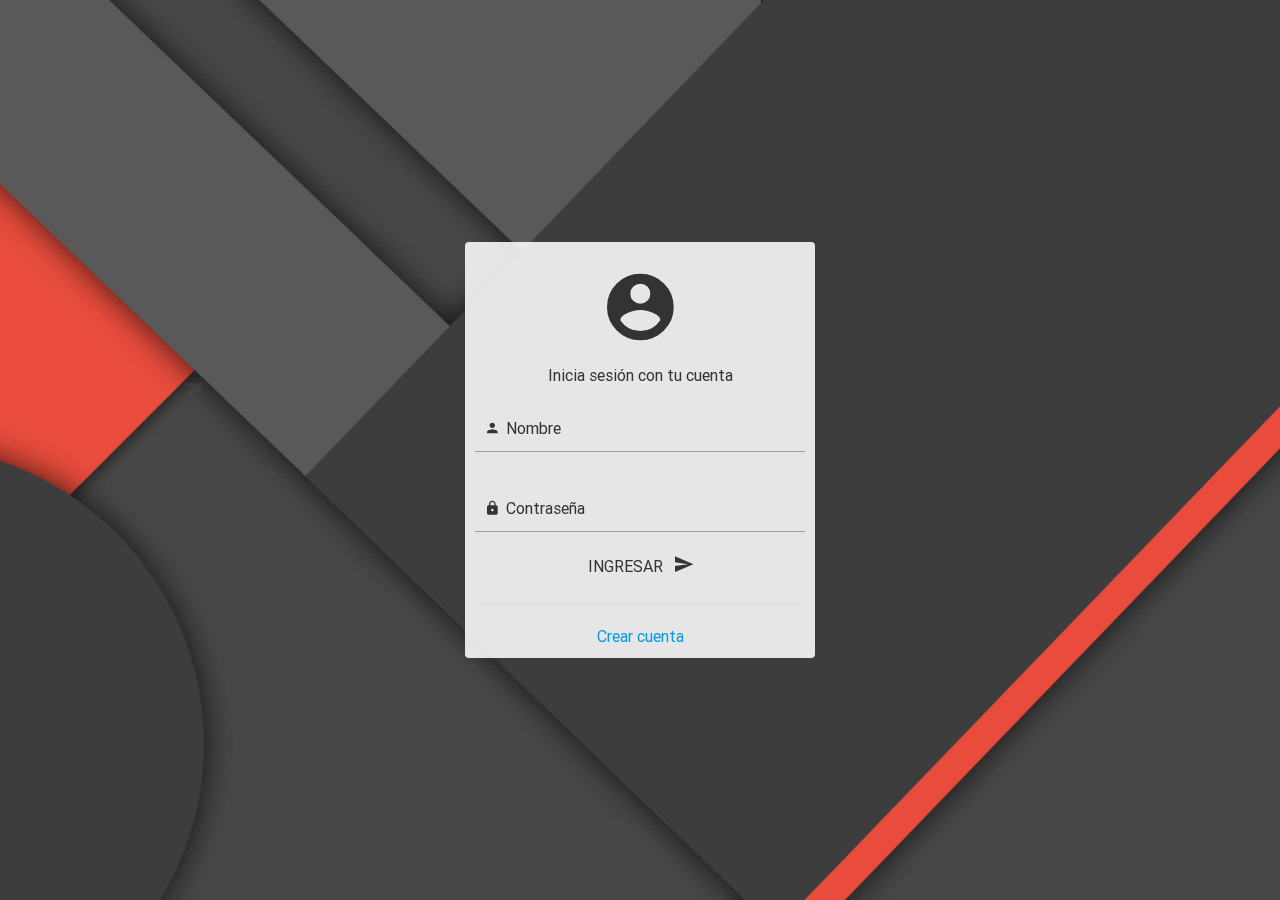
<file: index.html>
<!DOCTYPE html>
<html lang="es">
<head>
	<meta charset="UTF-8">
	<meta name="viewport" content="width=device-width, initial-scale=1.0"/>
	<title>Log</title>
	
     <!-- Normalize CSS -->
	<link rel="stylesheet" href="css/normalize.css">
    
     <!-- Materialize CSS -->
	<link rel="stylesheet" href="css/materialize.min.css">
    
     <!-- Material Design Iconic Font CSS -->
	<link rel="stylesheet" href="css/material-design-iconic-font.min.css">
    
    <!-- Malihu jQuery custom content scroller CSS -->
	<link rel="stylesheet" href="css/jquery.mCustomScrollbar.css">
    
    <!-- Sweet Alert CSS -->
    <link rel="stylesheet" href="css/sweetalert.css">
    
    <!-- MaterialDark CSS -->
	<link rel="stylesheet" href="css/style.css">
</head>
<body class="font-cover" id="login">
    <div class="container-login center-align">
        <div style="margin:15px 0;">
            <i class="zmdi zmdi-account-circle zmdi-hc-5x"></i>
            <p>Inicia sesión con tu cuenta</p>   
        </div>
        <form action="">
            <div class="input-field">
                <input id="UserName" type="text" class="validate">
                <label for="UserName"><i class="zmdi zmdi-account"></i>&nbsp; Nombre</label>
            </div>
            <div class="input-field col s12">
                <input id="Password" type="password" class="validate">
                <label for="Password"><i class="zmdi zmdi-lock"></i>&nbsp; Contraseña</label>
            </div>
            <button class="waves-effect waves-teal btn-flat">Ingresar &nbsp; <i class="zmdi zmdi-mail-send"></i></button>
        </form>
        <div class="divider" style="margin: 20px 0;"></div>
        <a href="home.html">Crear cuenta</a>
    </div>
    
    <!-- Sweet Alert JS -->
    <script src="js/sweetalert.min.js"></script>
    
    <!-- jQuery -->
	<script src="https://ajax.googleapis.com/ajax/libs/jquery/2.1.4/jquery.min.js"></script>
	<script>window.jQuery || document.write('<script src="js/jquery-2.2.0.min.js"><\/script>')</script>
    
    <!-- Materialize JS -->
	<script src="js/materialize.min.js"></script>
    
    <!-- Malihu jQuery custom content scroller JS -->
	<script src="js/jquery.mCustomScrollbar.concat.min.js"></script>
    
    <!-- MaterialDark JS -->
	<script src="js/main.js"></script>
</body>
</html>
</file>
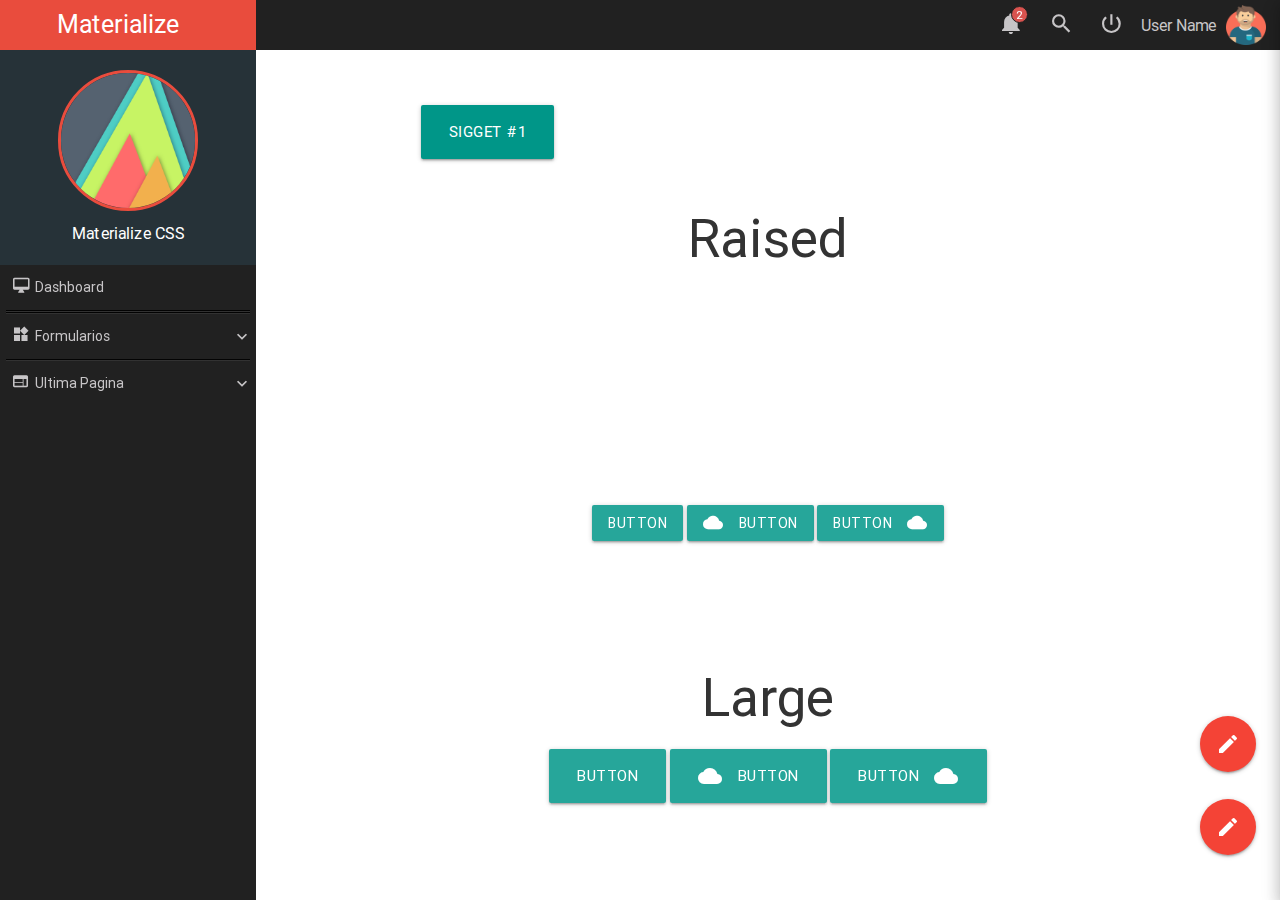
<file: button.html>
<!DOCTYPE html>
<html lang="es">
<head>
    <meta charset="UTF-8">
    <meta name="viewport" content="width=device-width, initial-scale=1.0"/>
    <title>Material Dark</title>
    
     <!-- Normalize CSS -->
    <link rel="stylesheet" href="css/normalize.css">
    
     <!-- Materialize CSS -->
    <link rel="stylesheet" href="css/materialize.min.css">
    
     <!-- Material Design Iconic Font CSS -->
    <link rel="stylesheet" href="css/material-design-iconic-font.min.css">
    
    <!-- Malihu jQuery custom content scroller CSS -->
    <link rel="stylesheet" href="css/jquery.mCustomScrollbar.css">
    
    <!-- Sweet Alert CSS -->
    <link rel="stylesheet" href="css/sweetalert.css">
    
    <!-- MaterialDark CSS -->
    <link rel="stylesheet" href="css/style.css">

    <link rel="stylesheet" href="https://cdnjs.cloudflare.com/ajax/libs/materialize/1.0.0/css/materialize.min.css">

    <!-- Compiled and minified JavaScript -->
    
    <link href="https://fonts.googleapis.com/icon?family=Material+Icons" rel="stylesheet">

</head>
<script src="https://cdnjs.cloudflare.com/ajax/libs/materialize/1.0.0/js/materialize.min.js"></script>
<body>
   


    <script type="text/javascript" src="js/materialize.min.js"></script>

    <!-- Nav Lateral -->
    <section class="NavLateral full-width">
        <div class="NavLateral-FontMenu full-width ShowHideMenu"></div>
        <div class="NavLateral-content full-width">
            <header class="NavLateral-title full-width center-align">
                Materialize <i class="zmdi zmdi-close NavLateral-title-btn ShowHideMenu"></i>
            </header>
            <figure class="full-width NavLateral-logo">
                <img src="assets/img/logo.png" alt="material-logo" class="responsive-img center-box">
                <figcaption class="center-align">Materialize CSS</figcaption>
            </figure>
            <div class="NavLateral-Nav">
                <ul class="full-width">
                    <li>
                        <a href="home.html" class="waves-effect waves-light"><i
                                class="zmdi zmdi-desktop-mac zmdi-hc-fw"></i> Dashboard</a>
                    </li>
                    <li class="NavLateralDivider"></li>
                
                    <li class="NavLateralDivider"></li>
                    <li>
                        <a href="#" class="NavLateral-DropDown  waves-effect waves-light"><i
                                class="zmdi zmdi-widgets zmdi-hc-fw"></i> <i
                                class="zmdi zmdi-chevron-down NavLateral-CaretDown"></i> Formularios</a>
                        <ul class="full-width">
                            <li><a href="button.html" class="waves-effect waves-light">Button</a></li>
                            <li class="NavLateralDivider"></li>
                            <li><a href="form.html" class="waves-effect waves-light">F2</a></li>
                            <li class="NavLateralDivider"></li>
                            <li><a href="form4.html" class="waves-effect waves-light">F4</a></li>
                            <li class="NavLateralDivider"></li>
                        </ul>
                    </li>
                    <li class="NavLateralDivider"></li>
                    <li>
                        <a href="#" class="NavLateral-DropDown  waves-effect waves-light"><i
                                class="zmdi zmdi-view-web zmdi-hc-fw"></i> <i
                                class="zmdi zmdi-chevron-down NavLateral-CaretDown"></i> Ultima Pagina</a>
                        <ul class="full-width">
                            <li><a href="wizard.html" class="waves-effect waves-light">Wizard</a></li>
                        </ul>
                    </li>
                </ul>
            </div>
        </div>
    </section>

    <!-- Page content -->
    <section class="ContentPage full-width">
        <!-- Nav Info -->
        <div class="ContentPage-Nav full-width">
            <ul class="full-width">
                <li class="btn-MobileMenu ShowHideMenu"><a href="#" class="tooltipped waves-effect waves-light" data-position="bottom" data-delay="50" data-tooltip="Menu"><i class="zmdi zmdi-more-vert"></i></a></li>
                <li><figure><img src="assets/img/logo-user.png" alt="UserImage"></figure></li>
                <li style="padding:0 5px;">User Name</li>
                <li><a href="#" class="tooltipped waves-effect waves-light btn-ExitSystem" data-position="bottom" data-delay="50" data-tooltip="Logout"><i class="zmdi zmdi-power"></i></a></li>
                <li><a href="#" class="tooltipped waves-effect waves-light btn-Search" data-position="bottom" data-delay="50" data-tooltip="Search"><i class="zmdi zmdi-search"></i></a></li>
                <li>
                    <a href="#" class="tooltipped waves-effect waves-light btn-Notification" data-position="bottom" data-delay="50" data-tooltip="Notifications">
                        <i class="zmdi zmdi-notifications"></i>
                        <span class="ContentPage-Nav-indicator bg-danger">2</span>
                    </a>
                </li>
            </ul>   
        </div>

        <!-- Notifications area -->
        <section class="z-depth-3 NotificationArea">
            <div class="full-width center-align NotificationArea-title">Notifications <i class="zmdi zmdi-close btn-Notification"></i></div>
            <a href="#" class="waves-effect Notification">
                <div class="Notification-icon"><i class="zmdi zmdi-accounts-alt bg-info"></i></div>
                <div class="Notification-text">
                    <p>
                        <i class="zmdi zmdi-circle tooltipped" data-position="left" data-delay="50" data-tooltip="Notification as UnRead"></i>
                        <strong>New User Registration</strong> 
                        <br>
                        <small>Just Now</small>
                    </p>
                </div>
            </a>  
            <a href="#" class="waves-effect Notification">
                <div class="Notification-icon"><i class="zmdi zmdi-cloud-download bg-primary"></i></div>
                <div class="Notification-text">
                    <p>
                        <i class="zmdi zmdi-circle-o tooltipped" data-position="left" data-delay="50" data-tooltip="Notification as Read"></i>
                        <strong>New Updates</strong> 
                        <br>
                        <small>30 Mins Ago</small>
                    </p>
                </div>
            </a>
            <a href="#" class="waves-effect Notification">
                <div class="Notification-icon"><i class="zmdi zmdi-upload bg-success"></i></div>
                <div class="Notification-text">
                    <p>
                        <i class="zmdi zmdi-circle tooltipped" data-position="left" data-delay="50" data-tooltip="Notification as UnRead"></i>
                        <strong>Archive uploaded</strong> 
                        <br>
                        <small>31 Mins Ago</small>
                    </p>
                </div>
            </a> 
            <a href="#" class="waves-effect Notification">
                <div class="Notification-icon"><i class="zmdi zmdi-mail-send bg-danger"></i></div>
                <div class="Notification-text">
                    <p>
                        <i class="zmdi zmdi-circle-o tooltipped" data-position="left" data-delay="50" data-tooltip="Notification as Read"></i>
                        <strong>New Mail</strong> 
                        <br>
                        <small>37 Mins Ago</small>
                    </p>
                </div>
            </a>
            <a href="#" class="waves-effect Notification">
                <div class="Notification-icon"><i class="zmdi zmdi-folder bg-primary"></i></div>
                <div class="Notification-text">
                    <p>
                        <i class="zmdi zmdi-circle-o tooltipped" data-position="left" data-delay="50" data-tooltip="Notification as Read"></i>
                        <strong>Folder delete</strong> 
                        <br>
                        <small>1 hours Ago</small>
                    </p>
                </div>
            </a>  
        </section>
        

        <!--Raised-->
         <div class="row container">
        <div class="input-field col 12">
            <a href="#login" class="btn btn-large teal modal-trigger">Sigget #1</a>
       </div>
       
        </div>
<!-- Contenido modal1-->
          <div id="login" class="modal ">
            <h5 class="modal-close">&#10005;</h5>
            <div class="modal-content center">
              <h4>Sigget #1</h4>
              <br>
          
              


                <div class="row">
                    <form class="">
                        <div class="input-field col s6">
                          <input id="first_name" type="text" class="validate">
                          <label for="first_name">Entidad</label>
                        </div>
                        <div class="input-field col s6">
                          <input id="last_name" type="text" class="validate">
                          <label for="last_name">Identificacion</label>
                        </div>
                        <div class="input-field col s6">
                            <input id="last_name" type="text" class="validate">
                            <label for="last_name">Detalle</label>
                          </div>
                          <div class="input-field col 12">
                            <a  onclick="alerta1()" class="btn">Enviar</a>
                        
                            <a  onclick="alerta()" class="btn">Cancelar</a>
                          </div>
                      </div>
                     
      <script>
       function alerta1(){
              M.toast({html: 'Formulario Enviado',
          classes:"green"
          
          })
          }
          function alerta(){
              M.toast({html: 'Formulario Cancelado',
          classes:"red"
          
          })
          }
      </script>
            </div>
          </div>
<!--Fin Contenido modal1-->

<!-- Inicio Modal 2-->

<!--Fin Modal 2-->

<!--Inicio Modal 3-->

<!--Fin Modal 3-->






        
       

        <!-- Modal Trigger -->
 

  <!-- Modal Structure -->

                



        
        <div class="container" style="margin-bottom: 128px;">
            <div class="row">
                <h2 class="center-align">Raised</h2>
                <div class="col s12 center-align">
                    <a class="waves-effect waves-light btn">button</a>
                    <a class="waves-effect waves-light btn"><i class="zmdi zmdi-cloud left"></i>button</a>
                    <a class="waves-effect waves-light btn"><i class="zmdi zmdi-cloud right"></i>button</a>   
                </div>
            </div>
        </div>

        <!--Large-->
        <div class="container" style="margin-bottom: 128px;">
            <div class="row">
                <h2 class="center-align">Large</h2>
                <div class="col s12 center-align">
                    <a class="waves-effect waves-light btn-large">button</a>
                    <a class="waves-effect waves-light btn-large"><i class="zmdi zmdi-cloud left"></i>button</a>
                    <a class="waves-effect waves-light btn-large"><i class="zmdi zmdi-cloud right"></i>button</a>   
                </div>
            </div>
        </div>

        <!--Flat-->
        <div class="container" style="margin-bottom: 128px;">
            <div class="row">
                <h2 class="center-align">Flat</h2>
                <div class="col s12 center-align">
                    <a class="waves-effect waves-teal btn-flat">Button</a>
                    <a class="waves-effect waves-teal btn-flat"><i class="zmdi zmdi-cloud left"></i>Button</a>
                    <a class="waves-effect waves-teal btn-flat"><i class="zmdi zmdi-cloud right"></i>Button</a>   
                </div>
            </div>
        </div>

        <!--Floating-->
        <div class="container" style="margin-bottom: 128px;">
            <div class="row">
                <h2 class="center-align">Floating</h2>
                <div class="col s12 center-align">
                    <a class="btn-floating btn-large waves-effect waves-light red"><i class="zmdi zmdi-plus"></i></a>
                    <a class="btn-floating btn-large waves-effect waves-light"><i class="zmdi zmdi-minus"></i></a>
                    <a class="btn-floating btn-large waves-effect waves-light green"><i class="zmdi zmdi-menu"></i></a>   
                </div>
            </div>
        </div>

        <!--Disabled-->
        <div class="container" style="margin-bottom: 128px;">
            <div class="row">
                <h2 class="center-align">Disabled</h2>
                <div class="col s12 center-align">
                    <a class="btn-large disabled">Button</a>
                    <a class="btn disabled">Button</a>
                    <a class="btn-flat disabled">Button</a>
                    <a class="btn-floating disabled"><i class="zmdi zmdi-plus"></i></a>   
                </div>
            </div>
        </div>

        <!--Fixed Action ButtonFixed Action Button-->
        <div class="container" style="margin-bottom: 128px;">
            <div class="row">
                <h2 class="center-align">Fixed Action Button</h2>
                <div class="col s12">
                    <div class="fixed-action-btn" style="bottom: 128px; right: 24px;">
                        <a class="btn-floating btn-large red">
                            <i class="large zmdi zmdi-edit"></i>
                        </a>
                        <ul>
                            <li><a class="btn-floating red"><i class="zmdi zmdi-copy"></i></a></li>
                            <li><a class="btn-floating yellow darken-1"><i class="zmdi zmdi-format-size"></i></a></li>
                            <li><a class="btn-floating green"><i class="zmdi zmdi-text-format"></i></a></li>
                            <li><a class="btn-floating blue"><i class="zmdi zmdi-crop"></i></a></li>
                        </ul>
                    </div>   
                </div>
            </div>
        </div>

        <!--Horizontal FAB-->
        <div class="container" style="margin-bottom: 128px;">
            <div class="row">
                <h2 class="center-align">Horizontal FAB</h2>
                <div class="col s12">
                    <div class="fixed-action-btn horizontal" style="bottom: 45px; right: 24px;">
                        <a class="btn-floating btn-large red">
                            <i class="large zmdi zmdi-edit"></i>
                        </a>
                        <ul>
                            <li><a class="btn-floating red"><i class="zmdi zmdi-copy"></i></a></li>
                            <li><a class="btn-floating yellow darken-1"><i class="zmdi zmdi-format-size"></i></a></li>
                            <li><a class="btn-floating green"><i class="zmdi zmdi-text-format"></i></a></li>
                            <li><a class="btn-floating blue"><i class="zmdi zmdi-crop"></i></a></li>
                        </ul>
                    </div>   
                </div>
            </div>
        </div>
        
        <!-- Footer -->
      
    </section>
    
    <style>
        a.btn{
          margin-top: 30%;
        }
        .modal{
         max-height:100%;
         overflow:hidden;
        }
        
        input[type="submit"]{
          width: 100%;
          margin-top: 50px;
        }
        .modal-close{
          position: absolute;
          top:10px;
          right:10px;
          padding:0;
          margin:0;
        }
        </style>    
    <!-- Sweet Alert JS -->
    <script src="js/sweetalert.min.js"></script>
    
    <!-- jQuery -->
    <script src="https://ajax.googleapis.com/ajax/libs/jquery/2.1.4/jquery.min.js"></script>
    <script>window.jQuery || document.write('<script src="js/jquery-2.2.0.min.js"><\/script>')</script>
    
    <!-- Materialize JS -->
    <script src="js/materialize.min.js"></script>
    
    <!-- Malihu jQuery custom content scroller JS -->
    <script src="js/jquery.mCustomScrollbar.concat.min.js"></script>
    
    <!-- MaterialDark JS -->
    <script src="js/main.js"></script>

    
<script>
  document.addEventListener('DOMContentLoaded', function() {
    var elems = document.querySelectorAll('.modal');
    var instances = M.Modal.init(elems);
  });

</script>
</body>

</html>
</file>
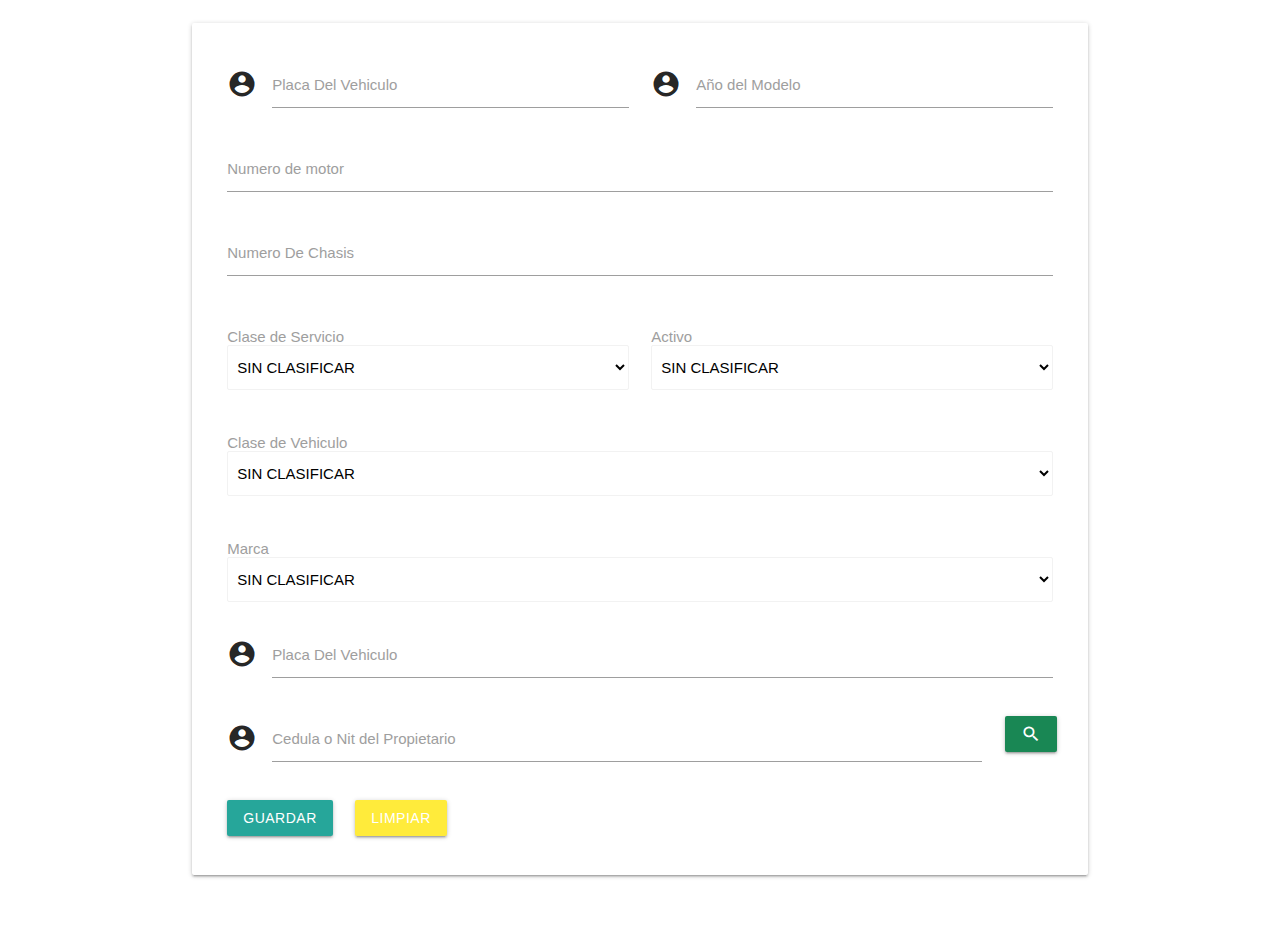
<file: F2.html>
<!DOCTYPE html>
<html>
<head>
	<meta charset="utf-8">
	<meta http-equiv="X-UA-Compatible" content="IE=edge">
	<title>Materialize</title>
	<link rel="stylesheet" href="">
	 <!-- Compiled and minified CSS -->
    <link rel="stylesheet" href="https://cdnjs.cloudflare.com/ajax/libs/materialize/1.0.0/css/materialize.min.css">
    <!-- Compiled and minified JavaScript -->
    <script src="https://cdnjs.cloudflare.com/ajax/libs/materialize/1.0.0/js/materialize.min.js"></script>
     	<!--Import Google Icon Font-->
      <link href="https://fonts.googleapis.com/icon?family=Material+Icons" rel="stylesheet">
      <!--Import materialize.css-->
      <!--Let browser know website is optimized for mobile-->
      <meta name="viewport" content="width=device-width, initial-scale=1.0"/>
</head>
<body>
	 <!--JavaScript at end of body for optimized loading-->
      <script type="text/javascript" src="js/materialize.min.js"></script>
	
<div class="section container">
	<div class="row">
		<form class="col s12">
			<div class="row card-panel">
				<div class="input-field col s6">
					 <i class="material-icons prefix">account_circle</i>
					<input type="text">
					<label>Placa Del Vehiculo</label>
				</div>
				<div class="input-field col s6">
					 <i class="material-icons prefix">account_circle</i>
					<input type="text">
					<label>Año del Modelo</label>
				</div>	
				<div class="input-field col s12">
					<input type="text">
					<label>Numero de motor</label>
				</div>	
				<div class="input-field col s12">
					<input type="text">
					<label>Numero De Chasis</label>
				</div>	
				<div class="input-field col s6">
					<label for="">Clase de Servicio</label>
				</div>
				<div class="input-field col s6">
					<label for="">Activo</label>
				</div>
	<div class="input-field col s6">
    <select class="browser-default">
      <option value="" disabled selected>SIN CLASIFICAR</option>
    </select>
  </div>

  <div class="input-field col s6">
    <select class="browser-default">
      <option value="" disabled selected>SIN CLASIFICAR</option>
    </select>
  </div>

  <div class="input-field col s12">
	<label for="">Clase de Vehiculo</label>
	</div>

  <div class="input-field col s12">
    <select class="browser-default">
      <option value="" disabled selected>SIN CLASIFICAR</option>
    </select>
  </div>

 <div class="input-field col s12">
	<label for="">Marca</label>
	</div>

  <div class="input-field col s12">
    <select class="browser-default">
      <option value="" disabled selected>SIN CLASIFICAR</option>
    </select>
  </div>

  				<div class="input-field col s12">
					 <i class="material-icons prefix">account_circle</i>
					<input type="text">
					<label>Placa Del Vehiculo</label>
				</div>

			<div class="input-field col s11">
					 <i class="material-icons prefix">account_circle</i>
					<input type="text">
					<label>Cedula o Nit del Propietario</label>
				</div>


  <div>
            <div class="input-field col s1">
            <button class="btn" type="button" id="button-addon2" style="background-color:#198754;color: white ">
				
				<i class="material-icons">search</i>
			</button>
                </div>
                     </div>











 				<div class="input-field col 6">
					<button class="btn">
						Guardar
					</button>
				</div>	
 				<div class="input-field col 6">
 					<button class="btn yellow">
						Limpiar
					</button>
 				</div>

			</div>
		</form>
	</div>
</div>






</body>
</html>
</file>
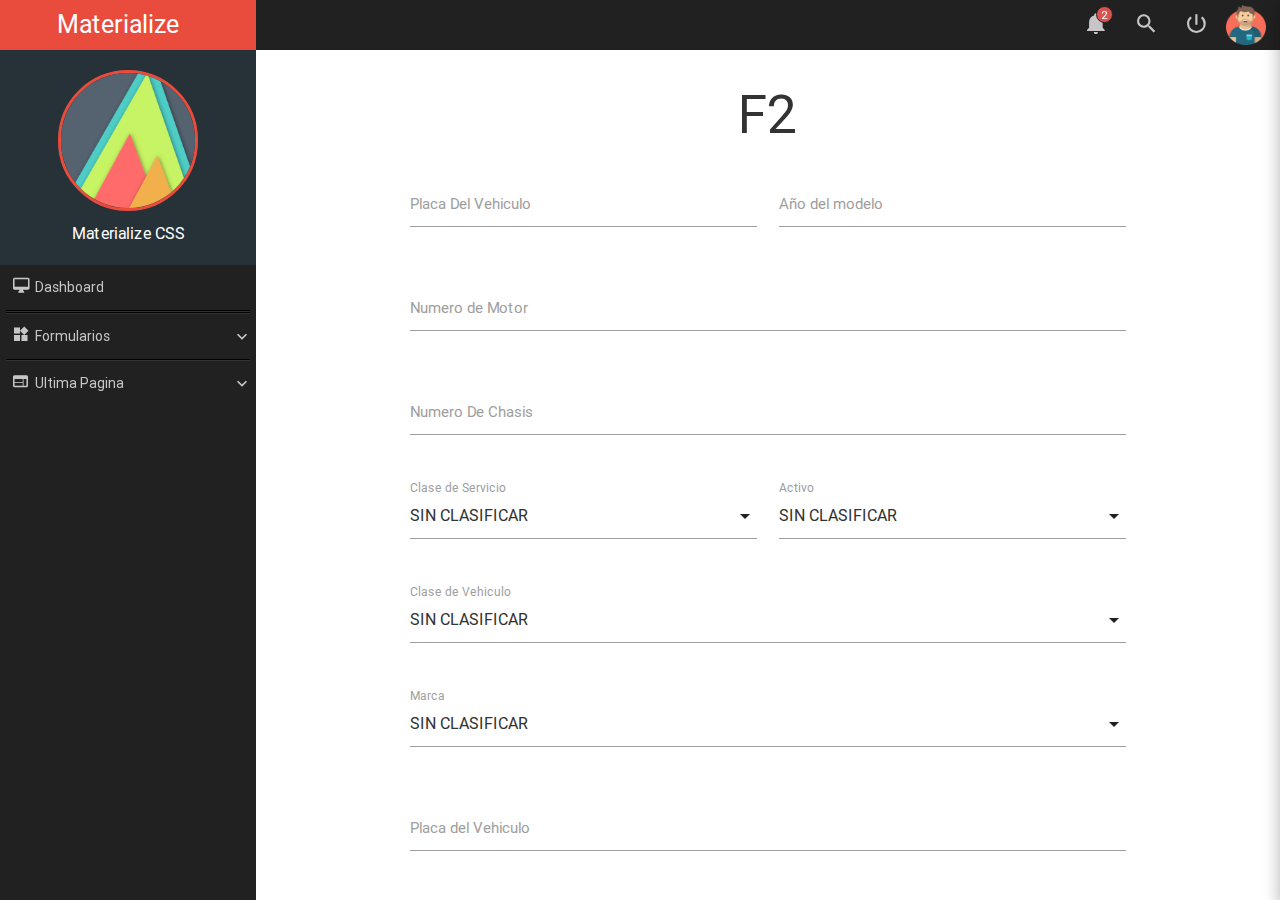
<file: form.html>
<!DOCTYPE html>
<html lang="es">
<head>
    <meta charset="UTF-8">
    <meta name="viewport" content="width=device-width, initial-scale=1.0"/>
    <title>Materialize</title>
    
     <!-- Normalize CSS -->
    <link rel="stylesheet" href="css/normalize.css">
    
     <!-- Materialize CSS -->
    <link rel="stylesheet" href="css/materialize.min.css">
    
     <!-- Material Design Iconic Font CSS -->
    <link rel="stylesheet" href="css/material-design-iconic-font.min.css">
    
    <!-- Malihu jQuery custom content scroller CSS -->
    <link rel="stylesheet" href="css/jquery.mCustomScrollbar.css">
    
    <!-- Sweet Alert CSS -->
    <link rel="stylesheet" href="css/sweetalert.css">
    
    <!-- MaterialDark CSS -->
    <link rel="stylesheet" href="css/style.css">
    <link rel="stylesheet" href="css/alertas.css">
</head>
<body>
    <!-- Nav Lateral -->
    <section class="NavLateral full-width">
        <div class="NavLateral-FontMenu full-width ShowHideMenu"></div>
        <div class="NavLateral-content full-width">
            <header class="NavLateral-title full-width center-align">
                Materialize <i class="zmdi zmdi-close NavLateral-title-btn ShowHideMenu"></i>
            </header>
            <figure class="full-width NavLateral-logo">
                <img src="assets/img/logo.png" alt="material-logo" class="responsive-img center-box">
                <figcaption class="center-align">Materialize CSS</figcaption>
            </figure>
            <div class="NavLateral-Nav">
                <ul class="full-width">
                    <li>
                        <a href="home.html" class="waves-effect waves-light"><i
                                class="zmdi zmdi-desktop-mac zmdi-hc-fw"></i> Dashboard</a>
                    </li>
                    <li class="NavLateralDivider"></li>
                
                    <li class="NavLateralDivider"></li>
                    <li>
                        <a href="#" class="NavLateral-DropDown  waves-effect waves-light"><i
                                class="zmdi zmdi-widgets zmdi-hc-fw"></i> <i
                                class="zmdi zmdi-chevron-down NavLateral-CaretDown"></i> Formularios</a>
                        <ul class="full-width">
                            <li><a href="button.html" class="waves-effect waves-light">Button</a></li>
                            <li class="NavLateralDivider"></li>
                            <li><a href="form.html" class="waves-effect waves-light">F2</a></li>
                            <li class="NavLateralDivider"></li>
                            <li><a href="form4.html" class="waves-effect waves-light">F4</a></li>
                            <li class="NavLateralDivider"></li>
                        </ul>
                    </li>
                    <li class="NavLateralDivider"></li>
                    <li>
                        <a href="#" class="NavLateral-DropDown  waves-effect waves-light"><i
                                class="zmdi zmdi-view-web zmdi-hc-fw"></i> <i
                                class="zmdi zmdi-chevron-down NavLateral-CaretDown"></i> Ultima Pagina</a>
                        <ul class="full-width">
                            <li><a href="wizard.html" class="waves-effect waves-light">Wizard</a></li>
                        </ul>
                    </li>
                </ul>
            </div>
        </div>
    </section>
    <!-- Page content -->
    <section class="ContentPage full-width">
        <!-- Nav Info -->
        <div class="ContentPage-Nav full-width">
            <ul class="full-width">
                <li class="btn-MobileMenu ShowHideMenu"><a href="#" class="tooltipped waves-effect waves-light" data-position="bottom" data-delay="50" data-tooltip="Menu"><i class="zmdi zmdi-more-vert"></i></a></li>
                <li onclick="navegar()"><figure><img src="assets/img/logo-user.png" alt="UserImage"></figure></li>
                <li><a href="#" class="tooltipped waves-effect waves-light btn-ExitSystem" data-position="bottom" data-delay="50" data-tooltip="Logout"><i class="zmdi zmdi-power"></i></a></li>
                <li><a href="#" class="tooltipped waves-effect waves-light btn-Search" data-position="bottom" data-delay="50" data-tooltip="Search"><i class="zmdi zmdi-search"></i></a></li>
                <li>
                    <a href="#" class="tooltipped waves-effect waves-light btn-Notification" data-position="bottom" data-delay="50" data-tooltip="Notifications">
                        <i class="zmdi zmdi-notifications"></i>
                        <span class="ContentPage-Nav-indicator bg-danger">2</span>
                    </a>
                </li>
            </ul>   
        </div>

        <style>
            #navbar{
                display: none;
            }
        </style>


        <script type="text/javascript">
         function navegar(){
             document.getElementById('navbar').style.display='block';
         }
        </script>



        <!-- Notifications area -->
        <section class="z-depth-3 NotificationArea">
            <div class="full-width center-align NotificationArea-title">Notifications <i class="zmdi zmdi-close btn-Notification"></i></div>
            <a href="#" class="waves-effect Notification">
                <div class="Notification-icon"><i class="zmdi zmdi-accounts-alt bg-info"></i></div>
                <div class="Notification-text">
                    <p>
                        <i class="zmdi zmdi-circle tooltipped" data-position="left" data-delay="50" data-tooltip="Notification as UnRead"></i>
                        <strong>New User Registration</strong> 
                        <br>
                        <small>Just Now</small>
                    </p>
                </div>
            </a>  
            <a href="#" class="waves-effect Notification">
                <div class="Notification-icon"><i class="zmdi zmdi-cloud-download bg-primary"></i></div>
                <div class="Notification-text">
                    <p>
                        <i class="zmdi zmdi-circle-o tooltipped" data-position="left" data-delay="50" data-tooltip="Notification as Read"></i>
                        <strong>New Updates</strong> 
                        <br>
                        <small>30 Mins Ago</small>
                    </p>
                </div>
            </a>
            <a href="#" class="waves-effect Notification">
                <div class="Notification-icon"><i class="zmdi zmdi-upload bg-success"></i></div>
                <div class="Notification-text">
                    <p>
                        <i class="zmdi zmdi-circle tooltipped" data-position="left" data-delay="50" data-tooltip="Notification as UnRead"></i>
                        <strong>Archive uploaded</strong> 
                        <br>
                        <small>31 Mins Ago</small>
                    </p>
                </div>
            </a> 
            <a href="#" class="waves-effect Notification">
                <div class="Notification-icon"><i class="zmdi zmdi-mail-send bg-danger"></i></div>
                <div class="Notification-text">
                    <p>
                        <i class="zmdi zmdi-circle-o tooltipped" data-position="left" data-delay="50" data-tooltip="Notification as Read"></i>
                        <strong>New Mail</strong> 
                        <br>
                        <small>37 Mins Ago</small>
                    </p>
                </div>
            </a>
            <a href="#" class="waves-effect Notification">
                <div class="Notification-icon"><i class="zmdi zmdi-folder bg-primary"></i></div>
                <div class="Notification-text">
                    <p>
                        <i class="zmdi zmdi-circle-o tooltipped" data-position="left" data-delay="50" data-tooltip="Notification as Read"></i>
                        <strong>Folder delete</strong> 
                        <br>
                        <small>1 hours Ago</small>
                    </p>
                </div>
            </a>  
        </section>

        <!-- Dropdown Structure -->

        <!-- Nav bar-->


        <link href="https://fonts.googleapis.com/icon?family=Material+Icons" rel="stylesheet">
        <div id="navbar">
            <ul id="slide-out" class="sidenav">
                <li><div class="user-view">
                  <div class="background">
                    <img src="assets/img/logo.png">
                  </div>
                  <a href="#user"><img class="circle" src="assets/img/logo-user.png"></a>
                  <a href="#name"><span class="white-text name">John Doe</span></a>
                  <a href="#email"><span class="white-text email">jdandturk@gmail.com</span></a>
                </div></li>
                <li><a href="#!"><i class="material-icons">cloud</i>First Link With Icon</a></li>
                <li><a href="#!">Second Link</a></li>
                <li><div class="divider"></div></li>
                <li><a class="subheader">Subheader</a></li>
                <li><a class="waves-effect" href="#!">Third Link With Waves</a></li>
              </ul>
              <a href="#" data-target="slide-out" class="sidenav-trigger"><i class="material-icons">menu</i></a>
        </div>
        
     
<script>
     document.addEventListener('DOMContentLoaded', function() {
    var elems = document.querySelectorAll('.sidenav');
    var instances = M.Sidenav.init(elems);
  });
</script>
<!--fin Nav bar-->

        <!--Input fields-->
        <div class="container">
            <div class="row">
                <h2 class="center-align">F2</h2>
                <form class="col s12">
                <div class="row">
                    <div class="input-field col s6">
                        <input id="first_name" type="text" class="validate">
                        <label for="first_name">Placa Del Vehiculo</label>
                    </div>
                    <div class="input-field col s6">
                        <input id="last_name" type="text" class="validate">
                        <label for="last_name">Año del modelo</label>
                    </div>
                </div>
                <div class="row">
                    <div class="input-field col s12">
                        <input type="text" class="validate">
                        <label >Numero de Motor</label>
                    </div>
                </div>
                <div class="row">
                    <div class="input-field col s12">
                        <input id="password" type="text" class="validate">
                        <label for="password">Numero De Chasis</label>
                    </div>
                </div>

<script>
    $(function() {
  $('select').formSelect();
});

$('#prim').change(function()
{ 
    for (i = 0; i < 10; i++)
    { 
        $('#seg').append($('<option>',
        {
            value: i,
            text : "Option "+i 
        }));
    }
    $('#seg').formSelect();
});
</script>
<script src="https://ajax.googleapis.com/ajax/libs/jquery/2.1.1/jquery.min.js"></script>

<script src="https://cdnjs.cloudflare.com/ajax/libs/materialize/1.0.0/js/materialize.min.js"></script>
<link href="https://cdnjs.cloudflare.com/ajax/libs/materialize/1.0.0/css/materialize.min.css" rel="stylesheet" />


<div class="row">
    <div class="input-field col s6">
        <select class="icons">
          <option value="" disabled selected>SIN CLASIFICAR</option>
          <option value="" >example 1</option>
          <option value="" >example 2</option>
          <option value="" >example 3</option>
        </select>
        <label>Clase de Servicio</label>
      </div>
      <div class="input-field col s6">
        <select class="icons">
          <option value="" disabled selected>SIN CLASIFICAR</option>
          <option value=""  class="left">example 1</option>
          <option value=""  class="left">example 2</option>
          <option value=""  class="left">example 3</option>
        </select>
        <label>Activo</label>
      </div>
</div>
                

<div class="row">
       
    <div class="input-field col s12">
        <select class="icons">
          <option value="" disabled selected>SIN CLASIFICAR</option>
          <option value=""  class="left">example 1</option>
          <option value=""  class="left">example 2</option>
          <option value=""  class="left">example 3</option>
        </select>
        <label>Clase de Vehiculo</label>
      </div>
</div>
                 
             <div class="row">
                <div class="input-field col s12">
                    <select class="icons">
                      <option value="" disabled selected>SIN CLASIFICAR</option>
                      <option value=""  class="left">example 1</option>
                      <option value=""  class="left">example 2</option>
                      <option value=""  class="left">example 3</option>
                    </select>
                    <label>Marca</label>
                  </div>
             </div>
                  
                  
                  <div class="row">
                    <div class="input-field col s12 ">
                        <input id="password" type="text" class="validate">
                        <label for="password">Placa del Vehiculo</label>
                    </div>
                </div>
              <div></div>
                <div class="input-field col s11">
            
                   <input type="text">
                   <label>Cedula o Nit del Propietario</label>
               </div>
            <div>
           <div class="input-field col s1">
           <button class="btn" type="button" id="button-addon2">
            <i class="large material-icons">search</i>
            </button>
               </div>
                    </div>
                <link href="https://fonts.googleapis.com/icon?family=Material+Icons" rel="stylesheet">
                <a  onclick="alerta1()" class="btn">Enviar</a>
                
                <a  onclick="alerta()" class="btn">Cancelar</a>

                <a onclick="mostrar()" class="btn red">Mostrar Alerta</a>
                <a onclick="ocultar()" class="btn yellow">ocultar Alerta</a>
                <div id="efecto" class="materialert success">
                    <div class="material-icons">check</div>
                    Oh! Tus Datos Han Sido Guardados :)
                </div>
<script>
function mostrar(){
    $("#efecto").show();
}
function ocultar(){
    $("#efecto").hide();
}


 function alerta1(){
        M.toast({html: 'Formulario Enviado',
    classes:"green"
    })
    }
    function alerta(){
        M.toast({html: 'Formulario Cancelado',
    classes:"red"
    
    })
    }
</script>

                
                </form>
            </div>
        </div>
        
        <!--Icon Prefixes
        <div class="container">
            <div class="row">
                <h2 class="center-align">Icon Prefixes</h2>
                <form class="col s12">
                    <div class="row">
                        <div class="input-field col s6">
                            <i class="zmdi zmdi-account-circle prefix"></i>
                            <input id="icon_prefix" type="text" class="validate">
                            <label for="icon_prefix">First Name</label>
                        </div>
                        <div class="input-field col s6">
                            <i class="zmdi zmdi-phone prefix"></i>
                            <input id="icon_telephone" type="tel" class="validate">
                            <label for="icon_telephone">Telephone</label>
                        </div>
                    </div>
                </form>
            </div>
        </div>
    -->
        <!--Textarea
        <div class="container">
            <div class="row">
                <h2 class="center-align">Textarea</h2>
                <form class="col s12">
                    <div class="row">
                        <div class="input-field col s12">
                            <textarea id="textarea1" class="materialize-textarea"></textarea>
                            <label for="textarea1">Textarea</label>
                        </div>
                    </div>
                </form>
            </div>
        </div>
    -->
        <!-- Footer -->
        
    </section>
    
    <!-- Sweet Alert JS -->
    <script src="js/sweetalert.min.js"></script>
    
    <!-- jQuery -->
    <script src="https://ajax.googleapis.com/ajax/libs/jquery/2.1.4/jquery.min.js"></script>
    <script>window.jQuery || document.write('<script src="js/jquery-2.2.0.min.js"><\/script>')</script>
    
    <!-- Materialize JS -->
    <script src="js/materialize.min.js"></script>
    
    <!-- Malihu jQuery custom content scroller JS -->
    <script src="js/jquery.mCustomScrollbar.concat.min.js"></script>
    
    <!-- MaterialDark JS -->
    <script src="js/main.js"></script>
 <script>
       document.addEventListener('DOMContentLoaded', function() {
    var elems = document.querySelectorAll('select');
    var instances = M.FormSelect.init(elems);
  });
  $(document).ready(function(){
    $('select').formSelect();
  });
 </script>
</body>
</html>
</file>
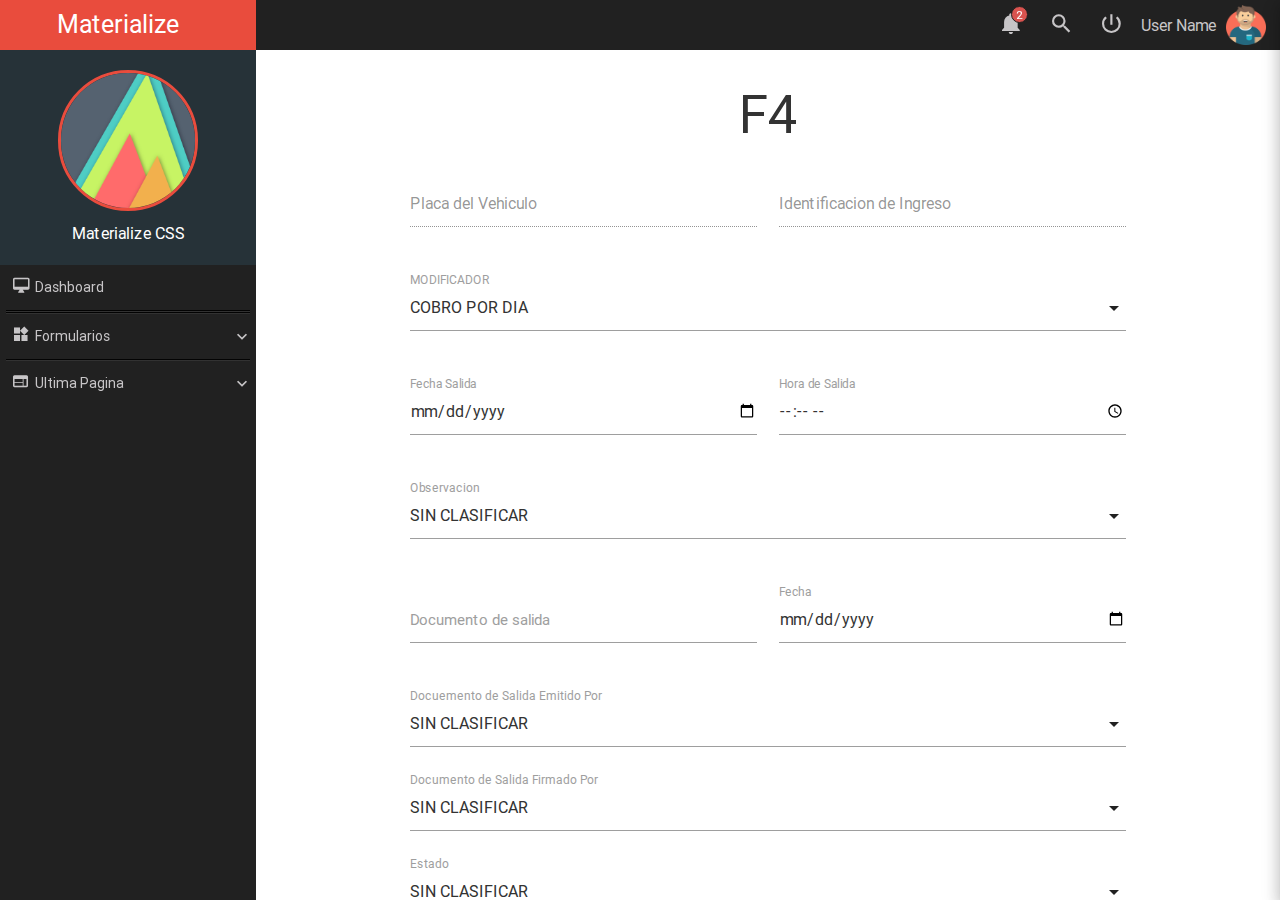
<file: form4.html>
<!DOCTYPE html>
<html lang="es">

<head>
    <meta charset="UTF-8">
    <meta name="viewport" content="width=device-width, initial-scale=1.0" />
    <title>F4</title>

    <!-- Normalize CSS -->
    <link rel="stylesheet" href="css/normalize.css">

    <!-- Materialize CSS -->
    <link rel="stylesheet" href="css/materialize.min.css">

    <!-- Material Design Iconic Font CSS -->
    <link rel="stylesheet" href="css/material-design-iconic-font.min.css">

    <!-- Malihu jQuery custom content scroller CSS -->
    <link rel="stylesheet" href="css/jquery.mCustomScrollbar.css">

    <!-- Sweet Alert CSS -->
    <link rel="stylesheet" href="css/sweetalert.css">

    <!-- MaterialDark CSS -->
    <link rel="stylesheet" href="css/style.css">


</head>

<body>
    <!-- Nav Lateral -->
    <section class="NavLateral full-width">
        <div class="NavLateral-FontMenu full-width ShowHideMenu"></div>
        <div class="NavLateral-content full-width">
            <header class="NavLateral-title full-width center-align">
                Materialize <i class="zmdi zmdi-close NavLateral-title-btn ShowHideMenu"></i>
            </header>
            <figure class="full-width NavLateral-logo">
                <img src="assets/img/logo.png" alt="material-logo" class="responsive-img center-box">
                <figcaption class="center-align">Materialize CSS</figcaption>
            </figure>
            <div class="NavLateral-Nav">
                <ul class="full-width">
                    <li>
                        <a href="home.html" class="waves-effect waves-light"><i
                                class="zmdi zmdi-desktop-mac zmdi-hc-fw"></i> Dashboard</a>
                    </li>
                    <li class="NavLateralDivider"></li>

                    <li class="NavLateralDivider"></li>
                    <li>
                        <a href="#" class="NavLateral-DropDown  waves-effect waves-light"><i
                                class="zmdi zmdi-widgets zmdi-hc-fw"></i> <i
                                class="zmdi zmdi-chevron-down NavLateral-CaretDown"></i> Formularios</a>
                        <ul class="full-width">
                            <li><a href="button.html" class="waves-effect waves-light">Button</a></li>
                            <li class="NavLateralDivider"></li>
                            <li><a href="form.html" class="waves-effect waves-light">F2</a></li>
                            <li class="NavLateralDivider"></li>
                            <li><a href="form4.html" class="waves-effect waves-light">F4</a></li>
                            <li class="NavLateralDivider"></li>
                        </ul>
                    </li>
                    <li class="NavLateralDivider"></li>
                    <li>
                        <a href="#" class="NavLateral-DropDown  waves-effect waves-light"><i
                                class="zmdi zmdi-view-web zmdi-hc-fw"></i> <i
                                class="zmdi zmdi-chevron-down NavLateral-CaretDown"></i> Ultima Pagina</a>
                        <ul class="full-width">
                            <li><a href="wizard.html" class="waves-effect waves-light">Wizard</a></li>
                        </ul>
                    </li>
                </ul>
            </div>
        </div>
    </section>
    <!-- Page content -->
    <section class="ContentPage full-width">
        <!-- Nav Info -->
        <div class="ContentPage-Nav full-width">
            <ul class="full-width">
                <li class="btn-MobileMenu ShowHideMenu"><a href="#" class="tooltipped waves-effect waves-light"
                        data-position="bottom" data-delay="50" data-tooltip="Menu"><i
                            class="zmdi zmdi-more-vert"></i></a></li>
                <li>
                    <figure><img src="assets/img/logo-user.png" alt="UserImage"></figure>
                </li>
                <li style="padding:0 5px;">User Name</li>
                <li><a href="#" class="tooltipped waves-effect waves-light btn-ExitSystem" data-position="bottom"
                        data-delay="50" data-tooltip="Logout"><i class="zmdi zmdi-power"></i></a></li>
                <li><a href="#" class="tooltipped waves-effect waves-light btn-Search" data-position="bottom"
                        data-delay="50" data-tooltip="Search"><i class="zmdi zmdi-search"></i></a></li>
                <li>
                    <a href="#" class="tooltipped waves-effect waves-light btn-Notification" data-position="bottom"
                        data-delay="50" data-tooltip="Notifications">
                        <i class="zmdi zmdi-notifications"></i>
                        <span class="ContentPage-Nav-indicator bg-danger">2</span>
                    </a>
                </li>
            </ul>
        </div>

        <!-- Notifications area -->
        <section class="z-depth-3 NotificationArea">
            <div class="full-width center-align NotificationArea-title">Notifications <i
                    class="zmdi zmdi-close btn-Notification"></i></div>
            <a href="#" class="waves-effect Notification">
                <div class="Notification-icon"><i class="zmdi zmdi-accounts-alt bg-info"></i></div>
                <div class="Notification-text">
                    <p>
                        <i class="zmdi zmdi-circle tooltipped" data-position="left" data-delay="50"
                            data-tooltip="Notification as UnRead"></i>
                        <strong>New User Registration</strong>
                        <br>
                        <small>Just Now</small>
                    </p>
                </div>
            </a>
            <a href="#" class="waves-effect Notification">
                <div class="Notification-icon"><i class="zmdi zmdi-cloud-download bg-primary"></i></div>
                <div class="Notification-text">
                    <p>
                        <i class="zmdi zmdi-circle-o tooltipped" data-position="left" data-delay="50"
                            data-tooltip="Notification as Read"></i>
                        <strong>New Updates</strong>
                        <br>
                        <small>30 Mins Ago</small>
                    </p>
                </div>
            </a>
            <a href="#" class="waves-effect Notification">
                <div class="Notification-icon"><i class="zmdi zmdi-upload bg-success"></i></div>
                <div class="Notification-text">
                    <p>
                        <i class="zmdi zmdi-circle tooltipped" data-position="left" data-delay="50"
                            data-tooltip="Notification as UnRead"></i>
                        <strong>Archive uploaded</strong>
                        <br>
                        <small>31 Mins Ago</small>
                    </p>
                </div>
            </a>
            <a href="#" class="waves-effect Notification">
                <div class="Notification-icon"><i class="zmdi zmdi-mail-send bg-danger"></i></div>
                <div class="Notification-text">
                    <p>
                        <i class="zmdi zmdi-circle-o tooltipped" data-position="left" data-delay="50"
                            data-tooltip="Notification as Read"></i>
                        <strong>New Mail</strong>
                        <br>
                        <small>37 Mins Ago</small>
                    </p>
                </div>
            </a>
            <a href="#" class="waves-effect Notification">
                <div class="Notification-icon"><i class="zmdi zmdi-folder bg-primary"></i></div>
                <div class="Notification-text">
                    <p>
                        <i class="zmdi zmdi-circle-o tooltipped" data-position="left" data-delay="50"
                            data-tooltip="Notification as Read"></i>
                        <strong>Folder delete</strong>
                        <br>
                        <small>1 hours Ago</small>
                    </p>
                </div>
            </a>
        </section>

        <!--Input fields-->
        <div class="container">
            <div class="row">
                <h2 class="center-align">F4</h2>
                <form class="col s12">
                    <div class="row">
                        <div class="input-field col s6">
                            <input disabled value="Placa del Vehiculo" id="first_name" type="text" class="validate">
                            <label for="first_name"></label>
                        </div>
                        <div class="input-field col s6">
                            <input disabled value="Identificacion de Ingreso" id="last_name" type="text"
                                class="validate">
                            <label for="last_name"></label>
                        </div>
                    </div>
                    <div class="row">
                        <div class="input-field col s12">
                            <select class="icons">
                                <option value="" disabled selected>COBRO POR DIA</option>
                                <option value="" class="left">example 1</option>
                                <option value="" class="left">example 2</option>
                                <option value="" class="left">example 3</option>
                            </select>
                            <label>MODIFICADOR</label>
                        </div>

                    </div>

                    <div class="row">
                        <div class="input-field col s6">
                            <input id="first_name" type="date" class="validate">
                            <label for="first_name">Fecha Salida</label>
                        </div>
                        <div class="input-field col s6">
                            <input id="last_name" type="time" class="validate">
                            <label for="last_name">Hora de Salida</label>
                        </div>
                    </div>
                    <div class="row">
                        <div class="input-field col s12">
                            <select class="icons">
                                <option value="" disabled selected>SIN CLASIFICAR</option>
                                <option value="" class="left">example 1</option>
                                <option value="" class="left">example 2</option>
                                <option value="" class="left">example 3</option>
                            </select>
                            <label>Observacion</label>
                        </div>
                    </div>


                    <div class="row">
                        <div class="input-field col s6">
                            <input id="first_name" type="text" class="validate">
                            <label for="first_name">Documento de salida</label>
                        </div>
                        <div class="input-field col s6">
                            <input id="last_name" type="date" class="validate">
                            <label for="last_name">Fecha</label>
                        </div>
                    </div>
                    <div class="row">
                        <div class="input-field col s12">
                            <select class="icons">
                                <option value="" disabled selected>SIN CLASIFICAR</option>
                                <option value="" class="left">example 1</option>
                                <option value="" class="left">example 2</option>
                                <option value="" class="left">example 3</option>
                            </select>
                            <label>Docuemento de Salida Emitido Por</label>
                        </div>
                        <div class="input-field col s12">
                            <select class="icons">
                                <option value="" disabled selected>SIN CLASIFICAR</option>
                                <option value="" class="left">example 1</option>
                                <option value="" class="left">example 2</option>
                                <option value="" class="left">example 3</option>
                            </select>
                            <label>Documento de Salida Firmado Por</label>
                        </div>
                        <div class="input-field col s12">
                            <select class="icons">
                                <option value="" disabled selected>SIN CLASIFICAR</option>
                                <option value="" class="left">example 1</option>
                                <option value="" class="left">example 2</option>
                                <option value="" class="left">example 3</option>
                            </select>
                            <label>Estado</label>
                        </div>
                    </div>
                    <div class="row">
                        <div class="input-field col s11">

                            <input type="text">
                            <label>Entregado a</label>
                        </div>
                        <div class="input-field col s1">
                            <button class="btn" type="button" id="button-addon2">
                                <i class="large material-icons">search</i>
                            </button>
                        </div>
                    </div>




                    <div class="row">
                        <div class="input-field col s12">
                            <input disabled value="Operador" id="first_name" type="text" class="validate">
                            <label for="first_name"></label>
                        </div>
                    </div>
                    <script>
                        $(function () {
                            $('select').formSelect();
                        });

                        $('#prim').change(function () {
                            for (i = 0; i < 10; i++) {
                                $('#seg').append($('<option>',
                                    {
                                        value: i,
                                        text: "Option " + i
                                    }));
                            }
                            $('#seg').formSelect();
                        });
                    </script>
                    <script src="https://ajax.googleapis.com/ajax/libs/jquery/2.1.1/jquery.min.js"></script>

                    <script
                        src="https://cdnjs.cloudflare.com/ajax/libs/materialize/1.0.0/js/materialize.min.js"></script>
                    <link href="https://cdnjs.cloudflare.com/ajax/libs/materialize/1.0.0/css/materialize.min.css"
                        rel="stylesheet" />





                    <link href="https://fonts.googleapis.com/icon?family=Material+Icons" rel="stylesheet">
                    <a onclick="alerta1()" class="btn">Enviar</a>
                    <a onclick="alerta()" class="btn">Cancelar</a>
                    <script>
                        function alerta1() {
                            M.toast({
                                html: 'Formulario Enviado',
                                classes: "green"

                            })
                        }
                        function alerta() {
                            M.toast({
                                html: 'Formulario Cancelado',
                                classes: "red"

                            })
                        }
                    </script>


                </form>
            </div>
        </div>

        <!--Icon Prefixes
        <div class="container">
            <div class="row">
                <h2 class="center-align">Icon Prefixes</h2>
                <form class="col s12">
                    <div class="row">
                        <div class="input-field col s6">
                            <i class="zmdi zmdi-account-circle prefix"></i>
                            <input id="icon_prefix" type="text" class="validate">
                            <label for="icon_prefix">First Name</label>
                        </div>
                        <div class="input-field col s6">
                            <i class="zmdi zmdi-phone prefix"></i>
                            <input id="icon_telephone" type="tel" class="validate">
                            <label for="icon_telephone">Telephone</label>
                        </div>
                    </div>
                </form>
            </div>
        </div>
    -->
        <!--Textarea
        <div class="container">
            <div class="row">
                <h2 class="center-align">Textarea</h2>
                <form class="col s12">
                    <div class="row">
                        <div class="input-field col s12">
                            <textarea id="textarea1" class="materialize-textarea"></textarea>
                            <label for="textarea1">Textarea</label>
                        </div>
                    </div>
                </form>
            </div>
        </div>
    -->
        <!-- Footer -->

    </section>

    <!-- Sweet Alert JS -->
    <script src="js/sweetalert.min.js"></script>

    <!-- jQuery -->
    <script src="https://ajax.googleapis.com/ajax/libs/jquery/2.1.4/jquery.min.js"></script>
    <script>window.jQuery || document.write('<script src="js/jquery-2.2.0.min.js"><\/script>')</script>

    <!-- Materialize JS -->
    <script src="js/materialize.min.js"></script>

    <!-- Malihu jQuery custom content scroller JS -->
    <script src="js/jquery.mCustomScrollbar.concat.min.js"></script>

    <!-- MaterialDark JS -->
    <script src="js/main.js"></script>
    <script>
        document.addEventListener('DOMContentLoaded', function () {
            var elems = document.querySelectorAll('select');
            var instances = M.FormSelect.init(elems);
        });
        $(document).ready(function () {
            $('select').formSelect();
        });
    </script>
</body>

</html>
</file>
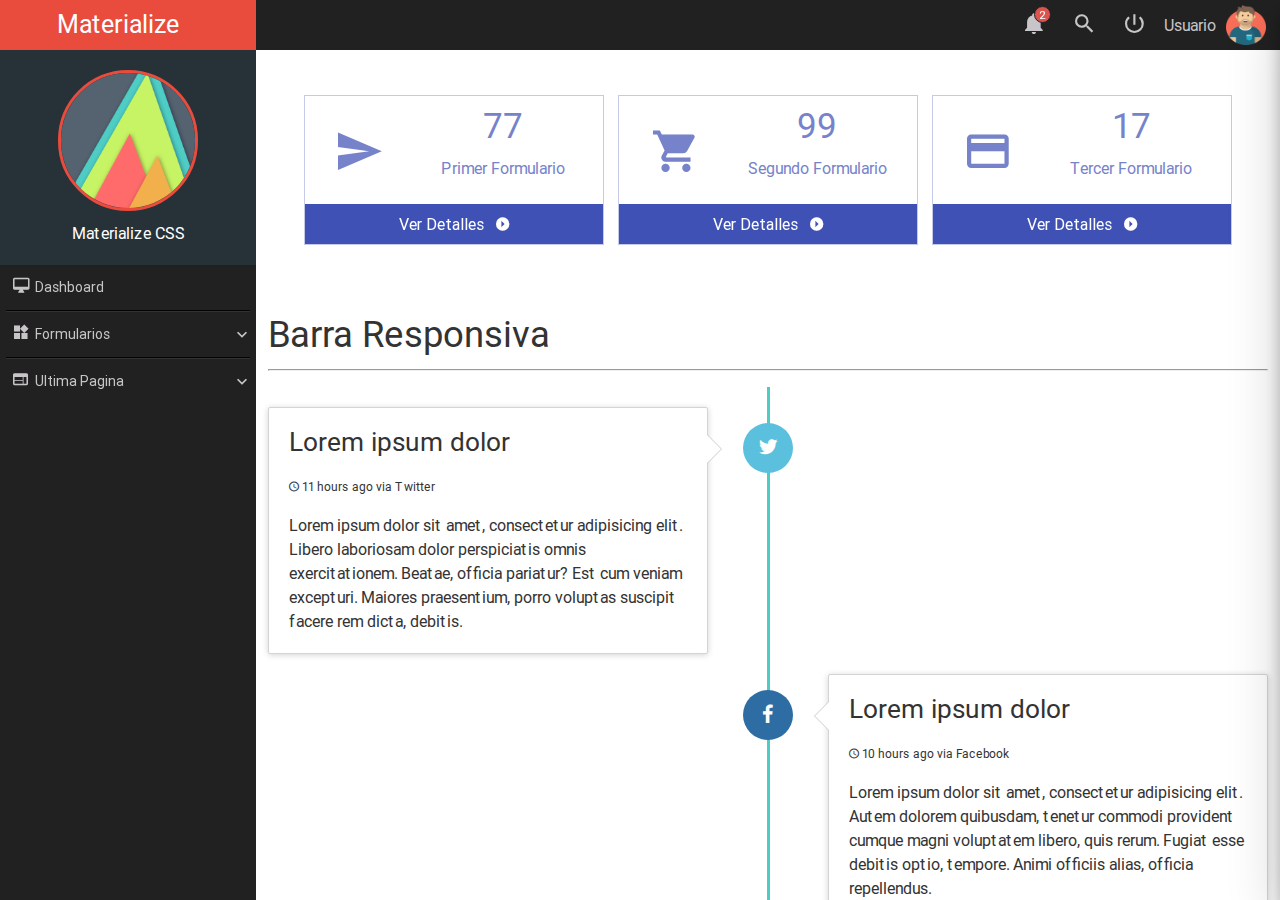
<file: home.html>
<!DOCTYPE html>
<html lang="es">

<head>
    <meta charset="UTF-8">
    <meta name="viewport" content="width=device-width, initial-scale=1.0" />
    <title>Plantilla1</title>

    <!-- Normalize CSS -->
    <link rel="stylesheet" href="css/normalize.css">

    <!-- Materialize CSS -->
    <link rel="stylesheet" href="css/materialize.min.css">

    <!-- Material Design Iconic Font CSS -->
    <link rel="stylesheet" href="css/material-design-iconic-font.min.css">

    <!-- Malihu jQuery custom content scroller CSS -->
    <link rel="stylesheet" href="css/jquery.mCustomScrollbar.css">

    <!-- Sweet Alert CSS -->
    <link rel="stylesheet" href="css/sweetalert.css">

    <!-- MaterialDark CSS -->
    <link rel="stylesheet" href="css/style.css">
</head>

<body>
    <!-- Nav Lateral -->
    <section class="NavLateral full-width">
        <div class="NavLateral-FontMenu full-width ShowHideMenu"></div>
        <div class="NavLateral-content full-width">
            <header class="NavLateral-title full-width center-align">
                Materialize <i class="zmdi zmdi-close NavLateral-title-btn ShowHideMenu"></i>
            </header>
            <figure class="full-width NavLateral-logo">
                <img src="assets/img/logo.png" alt="material-logo" class="responsive-img center-box">
                <figcaption class="center-align">Materialize CSS</figcaption>
            </figure>
            <div class="NavLateral-Nav">
                <ul class="full-width">
                    <li>
                        <a href="home.html" class="waves-effect waves-light"><i
                                class="zmdi zmdi-desktop-mac zmdi-hc-fw"></i> Dashboard</a>
                    </li>
                    <li class="NavLateralDivider"></li>
                    <li>
                        <a href="#" class="NavLateral-DropDown  waves-effect waves-light"><i
                                class="zmdi zmdi-widgets zmdi-hc-fw"></i> <i
                                class="zmdi zmdi-chevron-down NavLateral-CaretDown"></i> Formularios</a>
                        <ul class="full-width">
                            <li><a href="button.html" class="waves-effect waves-light">Sigget</a></li>
                            <li class="NavLateralDivider"></li>
                            <li><a href="form.html" class="waves-effect waves-light">F2</a></li>
                            <li class="NavLateralDivider"></li>
                            <li><a href="form4.html" class="waves-effect waves-light">F4</a></li>
                            <li class="NavLateralDivider"></li>
                        </ul>
                    </li>
                    <li class="NavLateralDivider"></li>
                    <li>
                        <a href="#" class="NavLateral-DropDown  waves-effect waves-light"><i
                                class="zmdi zmdi-view-web zmdi-hc-fw"></i> <i
                                class="zmdi zmdi-chevron-down NavLateral-CaretDown"></i> Ultima Pagina</a>
                        <ul class="full-width">
                            <li><a href="wizard.html" class="waves-effect waves-light">Wizard</a></li>
                        </ul>
                    </li>
                </ul>
            </div>
        </div>
    </section>

    <!-- Page content -->
    <section class="ContentPage full-width">
        <!-- Nav Info -->
        <div class="ContentPage-Nav full-width">
            <ul class="full-width">
                <li class="btn-MobileMenu ShowHideMenu"><a href="#" class="tooltipped waves-effect waves-light"
                        data-position="bottom" data-delay="50" data-tooltip="Menu"><i
                            class="zmdi zmdi-more-vert"></i></a></li>
                <li>
                    <figure><img src="assets/img/logo-user.png" alt="UserImage"></figure>
                   
                </li>
                <li style="padding:0 5px;">Usuario</li>
                <li><a href="#" class="tooltipped waves-effect waves-light btn-ExitSystem" data-position="bottom"
                        data-delay="50" data-tooltip="Logout"><i class="zmdi zmdi-power"></i></a></li>
                <li><a href="#" class="tooltipped waves-effect waves-light btn-Search" data-position="bottom"
                        data-delay="50" data-tooltip="Search"><i class="zmdi zmdi-search"></i></a></li>
                <li>
                    <a href="#" class="tooltipped waves-effect waves-light btn-Notification" data-position="bottom"
                        data-delay="50" data-tooltip="Notifications">
                        <i class="zmdi zmdi-notifications"></i>
                        <span class="ContentPage-Nav-indicator bg-danger">2</span>
                    </a>
                </li>
                
            </ul>
        </div>











        
 
        <!-- Notifications area -->
        <section class="z-depth-3 NotificationArea">
            <div class="full-width center-align NotificationArea-title">Notifications <i
                    class="zmdi zmdi-close btn-Notification"></i></div>
            <a href="#" class="waves-effect Notification">
                <div class="Notification-icon"><i class="zmdi zmdi-accounts-alt bg-info"></i></div>
                <div class="Notification-text">
                    <p>
                        <i class="zmdi zmdi-circle tooltipped" data-position="left" data-delay="50"
                            data-tooltip="Notification as UnRead"></i>
                        <strong>New User Registration</strong>
                        <br>
                        <small>Just Now</small>
                    </p>
                </div>
            </a>
            <a href="#" class="waves-effect Notification">
                <div class="Notification-icon"><i class="zmdi zmdi-cloud-download bg-primary"></i></div>
                <div class="Notification-text">
                    <p>
                        <i class="zmdi zmdi-circle-o tooltipped" data-position="left" data-delay="50"
                            data-tooltip="Notification as Read"></i>
                        <strong>New Updates</strong>
                        <br>
                        <small>30 Mins Ago</small>
                    </p>
                </div>
            </a>
            <a href="#" class="waves-effect Notification">
                <div class="Notification-icon"><i class="zmdi zmdi-upload bg-success"></i></div>
                <div class="Notification-text">
                    <p>
                        <i class="zmdi zmdi-circle tooltipped" data-position="left" data-delay="50"
                            data-tooltip="Notification as UnRead"></i>
                        <strong>Archive uploaded</strong>
                        <br>
                        <small>31 Mins Ago</small>
                    </p>
                </div>
            </a>
            <a href="#" class="waves-effect Notification">
                <div class="Notification-icon"><i class="zmdi zmdi-mail-send bg-danger"></i></div>
                <div class="Notification-text">
                    <p>
                        <i class="zmdi zmdi-circle-o tooltipped" data-position="left" data-delay="50"
                            data-tooltip="Notification as Read"></i>
                        <strong>New Mail</strong>
                        <br>
                        <small>37 Mins Ago</small>
                    </p>
                </div>
            </a>
            <a href="#" class="waves-effect Notification">
                <div class="Notification-icon"><i class="zmdi zmdi-folder bg-primary"></i></div>
                <div class="Notification-text">
                    <p>
                        <i class="zmdi zmdi-circle-o tooltipped" data-position="left" data-delay="50"
                            data-tooltip="Notification as Read"></i>
                        <strong>Folder delete</strong>
                        <br>
                        <small>1 hours Ago</small>
                    </p>
                </div>
            </a>
        </section>

        <div class="row">
            <!-- Tiles -->
            <article class="col s12">
                <div class="full-width center-align" style="margin: 40px 0;">
                    <div class="tile">
                        <div class="tile-icon"><i class="zmdi zmdi-mail-send"></i></div>
                        <div class="tile-caption">
                            <span class="center-align">77</span>
                            <p class="center-align">Primer Formulario</p>
                        </div>
                        <a href="#" class="tile-link waves-effect waves-light">Ver Detalles &nbsp; <i
                                class="zmdi zmdi-caret-right-circle"></i></a>
                    </div>
                    <div class="tile">
                        <div class="tile-icon"><i class="zmdi zmdi-shopping-cart"></i></div>
                        <div class="tile-caption">
                            <span class="center-align">99</span>
                            <p class="center-align">Segundo Formulario</p>
                        </div>
                        <a href="#" class="tile-link waves-effect waves-light">Ver Detalles &nbsp; <i
                                class="zmdi zmdi-caret-right-circle"></i></a>
                    </div>
                    <div class="tile">
                        <div class="tile-icon"><i class="zmdi zmdi-card"></i></div>
                        <div class="tile-caption">
                            <span class="center-align">17</span>
                            <p class="center-align">Tercer Formulario</p>
                        </div>
                        <a href="#" class="tile-link waves-effect waves-light">Ver Detalles &nbsp; <i
                                class="zmdi zmdi-caret-right-circle"></i></a>
                    </div>
                </div>
            </article>

            <!-- Timeline -->
            <article class="col s12">
                <h4>Barra Responsiva</h4>
                <hr>
                <ul class="timeline">
                    <li>
                        <div class="timeline-badge bg-info"><i class="zmdi zmdi-twitter"></i></div>
                        <div class="timeline-panel">
                            <div class="timeline-heading">
                                <h5 class="timeline-title">Lorem ipsum dolor</h5>
                                <p><small class="text-muted"><i class="zmdi zmdi-time"></i> 11 hours ago via
                                        Twitter</small></p>
                            </div>
                            <div class="timeline-body">
                                <p>Lorem ipsum dolor sit amet, consectetur adipisicing elit. Libero laboriosam dolor
                                    perspiciatis omnis exercitationem. Beatae, officia pariatur? Est cum veniam
                                    excepturi. Maiores praesentium, porro voluptas suscipit facere rem dicta, debitis.
                                </p>
                            </div>
                        </div>
                    </li>
                    <li class="timeline-inverted">
                        <div class="timeline-badge bg-primary"><i class="zmdi zmdi-facebook"></i></div>
                        <div class="timeline-panel">
                            <div class="timeline-heading">
                                <h5 class="timeline-title">Lorem ipsum dolor</h5>
                                <p><small class="text-muted"><i class="zmdi zmdi-time"></i> 10 hours ago via
                                        Facebook</small></p>
                            </div>
                            <div class="timeline-body">
                                <p>Lorem ipsum dolor sit amet, consectetur adipisicing elit. Autem dolorem quibusdam,
                                    tenetur commodi provident cumque magni voluptatem libero, quis rerum. Fugiat esse
                                    debitis optio, tempore. Animi officiis alias, officia repellendus.</p>
                            </div>
                        </div>
                    </li>
                    <li>
                        <div class="timeline-badge bg-success"><i class="zmdi zmdi-whatsapp"></i></div>
                        <div class="timeline-panel">
                            <div class="timeline-heading">
                                <h5 class="timeline-title success">Lorem ipsum dolor</h5>
                                <p><small class="text-muted"><i class="zmdi zmdi-time"></i> 9 hours ago via
                                        Whatsapp</small></p>
                            </div>
                            <div class="timeline-body">
                                <p>Lorem ipsum dolor sit amet, consectetur adipisicing elit. Libero laboriosam dolor
                                    perspiciatis omnis exercitationem. Beatae, officia pariatur? Est cum veniam
                                    excepturi. Maiores praesentium, porro voluptas suscipit facere rem dicta, debitis.
                                </p>
                            </div>
                        </div>
                    </li>
                    <li class="timeline-inverted">
                        <div class="timeline-badge bg-danger"><i class="zmdi zmdi-pinterest"></i></div>
                        <div class="timeline-panel">
                            <div class="timeline-heading">
                                <h5 class="timeline-title">Lorem ipsum dolor</h5>
                                <p><small class="text-muted"><i class="zmdi zmdi-time"></i> 8 hours ago via
                                        Pinterest</small></p>
                            </div>
                            <div class="timeline-body">
                                <p>Lorem ipsum dolor sit amet, consectetur adipisicing elit. Autem dolorem quibusdam,
                                    tenetur commodi provident cumque magni voluptatem libero, quis rerum. Fugiat esse
                                    debitis optio, tempore. Animi officiis alias, officia repellendus.</p>
                            </div>
                        </div>
                    </li>
                </ul>
            </article>
        </div>

        <!-- Footer -->
       
    </section>

    <!-- Sweet Alert JS -->
    <script src="js/sweetalert.min.js"></script>

    <!-- jQuery -->
    <script src="https://ajax.googleapis.com/ajax/libs/jquery/2.1.4/jquery.min.js"></script>
    <script>window.jQuery || document.write('<script src="js/jquery-2.2.0.min.js"><\/script>')</script>

    <!-- Materialize JS -->
    <script src="js/materialize.min.js"></script>

    <!-- Malihu jQuery custom content scroller JS -->
    <script src="js/jquery.mCustomScrollbar.concat.min.js"></script>

    <!-- MaterialDark JS -->
    <script src="js/main.js"></script>
</body>

</html>
</file>
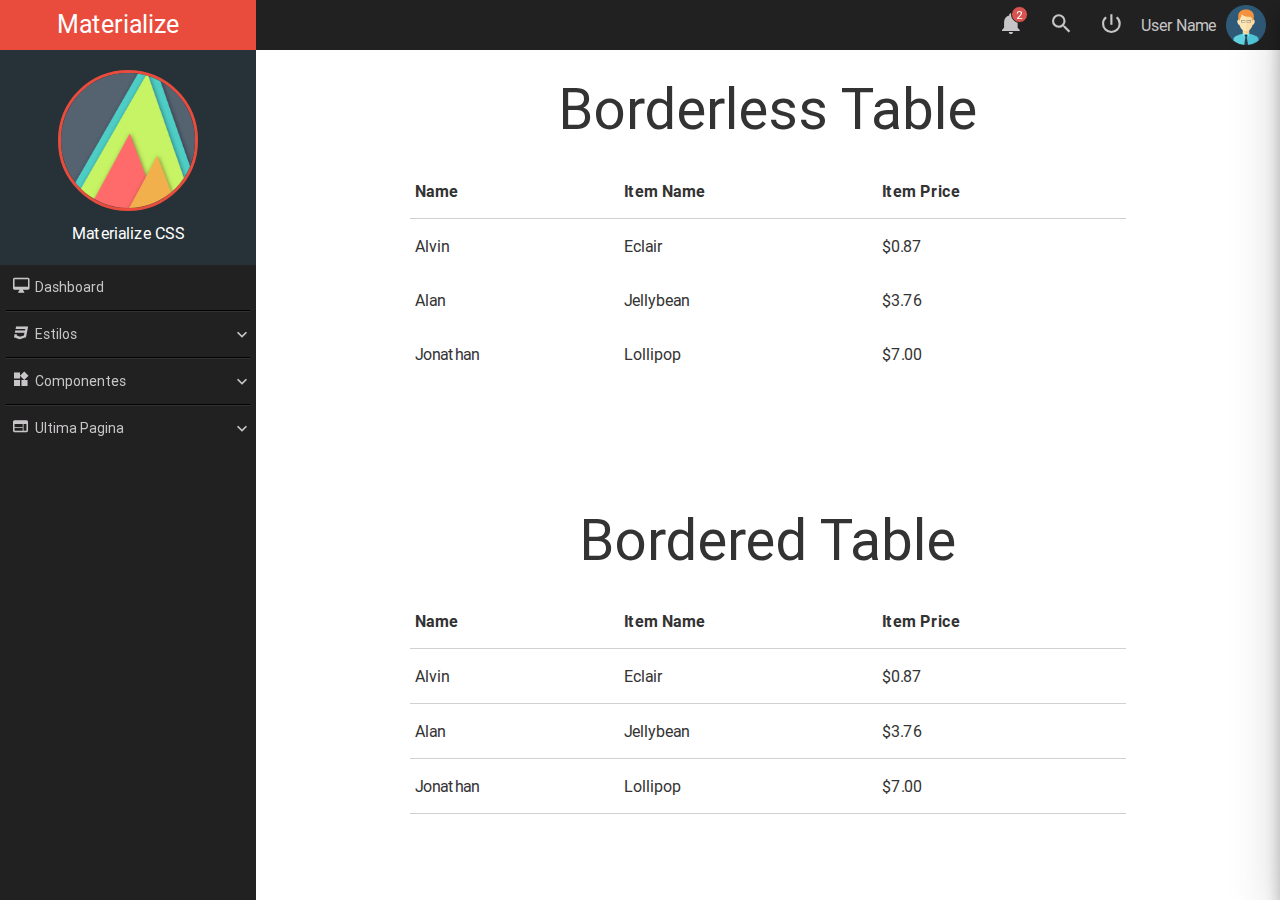
<file: table.html>
<!-- 
* Copyright 2016 Carlos Eduardo Alfaro Orellana
-->
<!DOCTYPE html>
<html lang="es">
<head>
    <meta charset="UTF-8">
    <meta name="viewport" content="width=device-width, initial-scale=1.0"/>
    <title>Material Dark</title>
    
     <!-- Normalize CSS -->
    <link rel="stylesheet" href="css/normalize.css">
    
     <!-- Materialize CSS -->
    <link rel="stylesheet" href="css/materialize.min.css">
    
     <!-- Material Design Iconic Font CSS -->
    <link rel="stylesheet" href="css/material-design-iconic-font.min.css">
    
    <!-- Malihu jQuery custom content scroller CSS -->
    <link rel="stylesheet" href="css/jquery.mCustomScrollbar.css">
    
    <!-- Sweet Alert CSS -->
    <link rel="stylesheet" href="css/sweetalert.css">
    
    <!-- MaterialDark CSS -->
    <link rel="stylesheet" href="css/style.css">
</head>
<body>
    <!-- Nav Lateral -->
    <section class="NavLateral full-width">
        <div class="NavLateral-FontMenu full-width ShowHideMenu"></div>
        <div class="NavLateral-content full-width">
            <header class="NavLateral-title full-width center-align">
                Materialize <i class="zmdi zmdi-close NavLateral-title-btn ShowHideMenu"></i>
            </header>
            <figure class="full-width NavLateral-logo">
                <img src="assets/img/logo.png" alt="material-logo" class="responsive-img center-box">
                <figcaption class="center-align">Materialize CSS</figcaption>
            </figure>
            <div class="NavLateral-Nav">
                <ul class="full-width">
                    <li>
                        <a href="home.html" class="waves-effect waves-light"><i
                                class="zmdi zmdi-desktop-mac zmdi-hc-fw"></i> Dashboard</a>
                    </li>
                    <li class="NavLateralDivider"></li>
                    <li>
                        <a href="#" class="NavLateral-DropDown  waves-effect waves-light"><i
                                class="zmdi zmdi-language-css3 zmdi-hc-fw"></i> <i
                                class="zmdi zmdi-chevron-down NavLateral-CaretDown"></i> Estilos</a>
                        <ul class="full-width"> 
                            <li><a href="typography-shadow.html" class="waves-effect waves-light">Tipografia &
                                    Sombras</a></li>
                            <li class="NavLateralDivider"></li>
                            <li><a href="F2.html" class="waves-effect waves-light">Table</a></li>
                        </ul>
                    </li>
                    <li class="NavLateralDivider"></li>
                    <li>
                        <a href="#" class="NavLateral-DropDown  waves-effect waves-light"><i
                                class="zmdi zmdi-widgets zmdi-hc-fw"></i> <i
                                class="zmdi zmdi-chevron-down NavLateral-CaretDown"></i> Componentes</a>
                        <ul class="full-width">
                            <li><a href="button.html" class="waves-effect waves-light">Button</a></li>
                            <li class="NavLateralDivider"></li>
                            <li><a href="form.html" class="waves-effect waves-light">F2</a></li>
                            <li class="NavLateralDivider"></li>
                            <li><a href="form4.html" class="waves-effect waves-light">F4</a></li>
                            <li class="NavLateralDivider"></li>
                        </ul>
                    </li>
                    <li class="NavLateralDivider"></li>
                    <li>
                        <a href="#" class="NavLateral-DropDown  waves-effect waves-light"><i
                                class="zmdi zmdi-view-web zmdi-hc-fw"></i> <i
                                class="zmdi zmdi-chevron-down NavLateral-CaretDown"></i> Ultima Pagina</a>
                        <ul class="full-width">
                            <li><a href="template.html" class="waves-effect waves-light">Blank Page</a></li>
                        </ul>
                    </li>
                </ul>
            </div>
        </div>
    </section>

    <!-- Page content -->
    <section class="ContentPage full-width">
        <!-- Nav Info -->
        <div class="ContentPage-Nav full-width">
            <ul class="full-width">
                <li class="btn-MobileMenu ShowHideMenu"><a href="#" class="tooltipped waves-effect waves-light" data-position="bottom" data-delay="50" data-tooltip="Menu"><i class="zmdi zmdi-more-vert"></i></a></li>
                <li><figure><img src="assets/img/user.png" alt="UserImage"></figure></li>
                <li style="padding:0 5px;">User Name</li>
                <li><a href="#" class="tooltipped waves-effect waves-light btn-ExitSystem" data-position="bottom" data-delay="50" data-tooltip="Logout"><i class="zmdi zmdi-power"></i></a></li>
                <li><a href="#" class="tooltipped waves-effect waves-light btn-Search" data-position="bottom" data-delay="50" data-tooltip="Search"><i class="zmdi zmdi-search"></i></a></li>
                <li>
                    <a href="#" class="tooltipped waves-effect waves-light btn-Notification" data-position="bottom" data-delay="50" data-tooltip="Notifications">
                        <i class="zmdi zmdi-notifications"></i>
                        <span class="ContentPage-Nav-indicator bg-danger">2</span>
                    </a>
                </li>
            </ul>   
        </div>

        <!-- Notifications area -->
        <section class="z-depth-3 NotificationArea">
            <div class="full-width center-align NotificationArea-title">Notifications <i class="zmdi zmdi-close btn-Notification"></i></div>
            <a href="#" class="waves-effect Notification">
                <div class="Notification-icon"><i class="zmdi zmdi-accounts-alt bg-info"></i></div>
                <div class="Notification-text">
                    <p>
                        <i class="zmdi zmdi-circle tooltipped" data-position="left" data-delay="50" data-tooltip="Notification as UnRead"></i>
                        <strong>New User Registration</strong> 
                        <br>
                        <small>Just Now</small>
                    </p>
                </div>
            </a>  
            <a href="#" class="waves-effect Notification">
                <div class="Notification-icon"><i class="zmdi zmdi-cloud-download bg-primary"></i></div>
                <div class="Notification-text">
                    <p>
                        <i class="zmdi zmdi-circle-o tooltipped" data-position="left" data-delay="50" data-tooltip="Notification as Read"></i>
                        <strong>New Updates</strong> 
                        <br>
                        <small>30 Mins Ago</small>
                    </p>
                </div>
            </a>
            <a href="#" class="waves-effect Notification">
                <div class="Notification-icon"><i class="zmdi zmdi-upload bg-success"></i></div>
                <div class="Notification-text">
                    <p>
                        <i class="zmdi zmdi-circle tooltipped" data-position="left" data-delay="50" data-tooltip="Notification as UnRead"></i>
                        <strong>Archive uploaded</strong> 
                        <br>
                        <small>31 Mins Ago</small>
                    </p>
                </div>
            </a> 
            <a href="#" class="waves-effect Notification">
                <div class="Notification-icon"><i class="zmdi zmdi-mail-send bg-danger"></i></div>
                <div class="Notification-text">
                    <p>
                        <i class="zmdi zmdi-circle-o tooltipped" data-position="left" data-delay="50" data-tooltip="Notification as Read"></i>
                        <strong>New Mail</strong> 
                        <br>
                        <small>37 Mins Ago</small>
                    </p>
                </div>
            </a>
            <a href="#" class="waves-effect Notification">
                <div class="Notification-icon"><i class="zmdi zmdi-folder bg-primary"></i></div>
                <div class="Notification-text">
                    <p>
                        <i class="zmdi zmdi-circle-o tooltipped" data-position="left" data-delay="50" data-tooltip="Notification as Read"></i>
                        <strong>Folder delete</strong> 
                        <br>
                        <small>1 hours Ago</small>
                    </p>
                </div>
            </a>  
        </section>
        
        <!--BorderlessTable-->
        <div class="container" style="margin-bottom: 128px;">
            <div class="row">
                <h2 class="center-align">Borderless Table</h2>
                <div class="col s12">
                    <table>
                        <thead>
                            <tr>
                                <th data-field="id">Name</th>
                                <th data-field="name">Item Name</th>
                                <th data-field="price">Item Price</th>
                            </tr>
                        </thead>
                        <tbody>
                            <tr>
                                <td>Alvin</td>
                                <td>Eclair</td>
                                <td>$0.87</td>
                            </tr>
                            <tr>
                                <td>Alan</td>
                                <td>Jellybean</td>
                                <td>$3.76</td>
                            </tr>
                            <tr>
                                <td>Jonathan</td>
                                <td>Lollipop</td>
                                <td>$7.00</td>
                            </tr>
                        </tbody>
                    </table>
                </div>
            </div>
        </div>

        <!--Bordered Table-->
        <div class="container" style="margin-bottom: 128px;">
            <div class="row">
                <h2 class="center-align">Bordered Table</h2>
                <div class="col s12">
                    <table class="bordered">
                        <thead>
                            <tr>
                                <th data-field="id">Name</th>
                                <th data-field="name">Item Name</th>
                                <th data-field="price">Item Price</th>
                            </tr>
                        </thead>
                        <tbody>
                            <tr>
                                <td>Alvin</td>
                                <td>Eclair</td>
                                <td>$0.87</td>
                            </tr>
                            <tr>
                                <td>Alan</td>
                                <td>Jellybean</td>
                                <td>$3.76</td>
                            </tr>
                            <tr>
                                <td>Jonathan</td>
                                <td>Lollipop</td>
                                <td>$7.00</td>
                            </tr>
                        </tbody>
                    </table>
                </div>
            </div>
        </div>

        <!--StripedTable-->
        <div class="container" style="margin-bottom: 128px;">
            <div class="row">
                <h2 class="center-align">Striped Table</h2>
                <div class="col s12">
                    <table class="striped">
                        <thead>
                            <tr>
                                <th data-field="id">Name</th>
                                <th data-field="name">Item Name</th>
                                <th data-field="price">Item Price</th>
                            </tr>
                        </thead>
                        <tbody>
                            <tr>
                                <td>Alvin</td>
                                <td>Eclair</td>
                                <td>$0.87</td>
                            </tr>
                            <tr>
                                <td>Alan</td>
                                <td>Jellybean</td>
                                <td>$3.76</td>
                            </tr>
                            <tr>
                                <td>Jonathan</td>
                                <td>Lollipop</td>
                                <td>$7.00</td>
                            </tr>
                        </tbody>
                    </table>
                </div>
            </div>
        </div>

        <!--HighlightTable-->
        <div class="container" style="margin-bottom: 128px;">
            <div class="row">
                <h2 class="center-align">Highlight Table</h2>
                <div class="col s12">
                    <table class="highlight">
                        <thead>
                            <tr>
                                <th data-field="id">Name</th>
                                <th data-field="name">Item Name</th>
                                <th data-field="price">Item Price</th>
                            </tr>
                        </thead>
                        <tbody>
                            <tr>
                                <td>Alvin</td>
                                <td>Eclair</td>
                                <td>$0.87</td>
                            </tr>
                            <tr>
                                <td>Alan</td>
                                <td>Jellybean</td>
                                <td>$3.76</td>
                            </tr>
                            <tr>
                                <td>Jonathan</td>
                                <td>Lollipop</td>
                                <td>$7.00</td>
                            </tr>
                        </tbody>
                    </table>
                </div>
            </div>
        </div>

        <!--CenteredTable-->
        <div class="container" style="margin-bottom: 128px;">
            <div class="row">
                <h2 class="center-align">Centered Table</h2>
                <div class="col s12">
                    <table class="centered">
                        <thead>
                            <tr>
                                <th data-field="id">Name</th>
                                <th data-field="name">Item Name</th>
                                <th data-field="price">Item Price</th>
                            </tr>
                        </thead>
                        <tbody>
                            <tr>
                                <td>Alvin</td>
                                <td>Eclair</td>
                                <td>$0.87</td>
                            </tr>
                            <tr>
                                <td>Alan</td>
                                <td>Jellybean</td>
                                <td>$3.76</td>
                            </tr>
                            <tr>
                                <td>Jonathan</td>
                                <td>Lollipop</td>
                                <td>$7.00</td>
                            </tr>
                        </tbody>
                    </table>
                </div>
            </div>
        </div>

        <!--ResponsiveTable-->
        <div class="container" style="margin-bottom: 128px;">
            <div class="row">
                <h2 class="center-align">Responsive Table</h2>
                <div class="col s12">
                    <table class="responsive-table">
                        <thead>
                            <tr>
                                <th data-field="id">Name</th>
                                <th data-field="name">Item Name</th>
                                <th data-field="price">Item Price</th>
                            </tr>
                        </thead>
                        <tbody>
                            <tr>
                                <td>Alvin</td>
                                <td>Eclair</td>
                                <td>$0.87</td>
                            </tr>
                            <tr>
                                <td>Alan</td>
                                <td>Jellybean</td>
                                <td>$3.76</td>
                            </tr>
                            <tr>
                                <td>Jonathan</td>
                                <td>Lollipop</td>
                                <td>$7.00</td>
                            </tr>
                        </tbody>
                    </table>
                </div>
            </div>
        </div>
        
        <!-- Footer -->
        <footer class="footer-MaterialDark">
            <div class="container">
                <div class="row">
                    <div class="col l6 s12">
                        <h5 class="white-text">Footer Content</h5>
                        <p class="grey-text text-lighten-4">
                            To better support on CSS components and icons, please visit the official websites of the technologies used.
                            <br>
                            Para mejor soporte sobre los componentes CSS e iconos, por favor visite los sitios web oficiales de las tecnologias usadas
                        </p>
                    </div>
                    <div class="col l4 offset-l2 s12">
                        <h5 class="white-text">Technologies used</h5>
                        <ul>
                            <li><a class="grey-text text-lighten-3" href="http://materializecss.com/">Materialize</a></li>
                            <li><a class="grey-text text-lighten-3" href="http://zavoloklom.github.io/material-design-iconic-font/icons.html">Material Design Iconic Font</a></li>
                            <li><a class="grey-text text-lighten-3" href="http://t4t5.github.io/sweetalert/">Sweet Alert</a></li>
                            <li><a class="grey-text text-lighten-3" href="http://manos.malihu.gr/jquery-custom-content-scroller/">jQuery custom content scroller</a></li>
                        </ul>
                    </div>
                </div>
            </div>
            <div class="NavLateralDivider"></div>
            <div class="footer-copyright">
                <div class="container center-align">
                   
                </div>
            </div>
        </footer>
    </section>
    
    <!-- Sweet Alert JS -->
    <script src="js/sweetalert.min.js"></script>
    
    <!-- jQuery -->
    <script src="https://ajax.googleapis.com/ajax/libs/jquery/2.1.4/jquery.min.js"></script>
    <script>window.jQuery || document.write('<script src="js/jquery-2.2.0.min.js"><\/script>')</script>
    
    <!-- Materialize JS -->
    <script src="js/materialize.min.js"></script>
    
    <!-- Malihu jQuery custom content scroller JS -->
    <script src="js/jquery.mCustomScrollbar.concat.min.js"></script>
    
    <!-- MaterialDark JS -->
    <script src="js/main.js"></script>
</body>
</html>
</file>
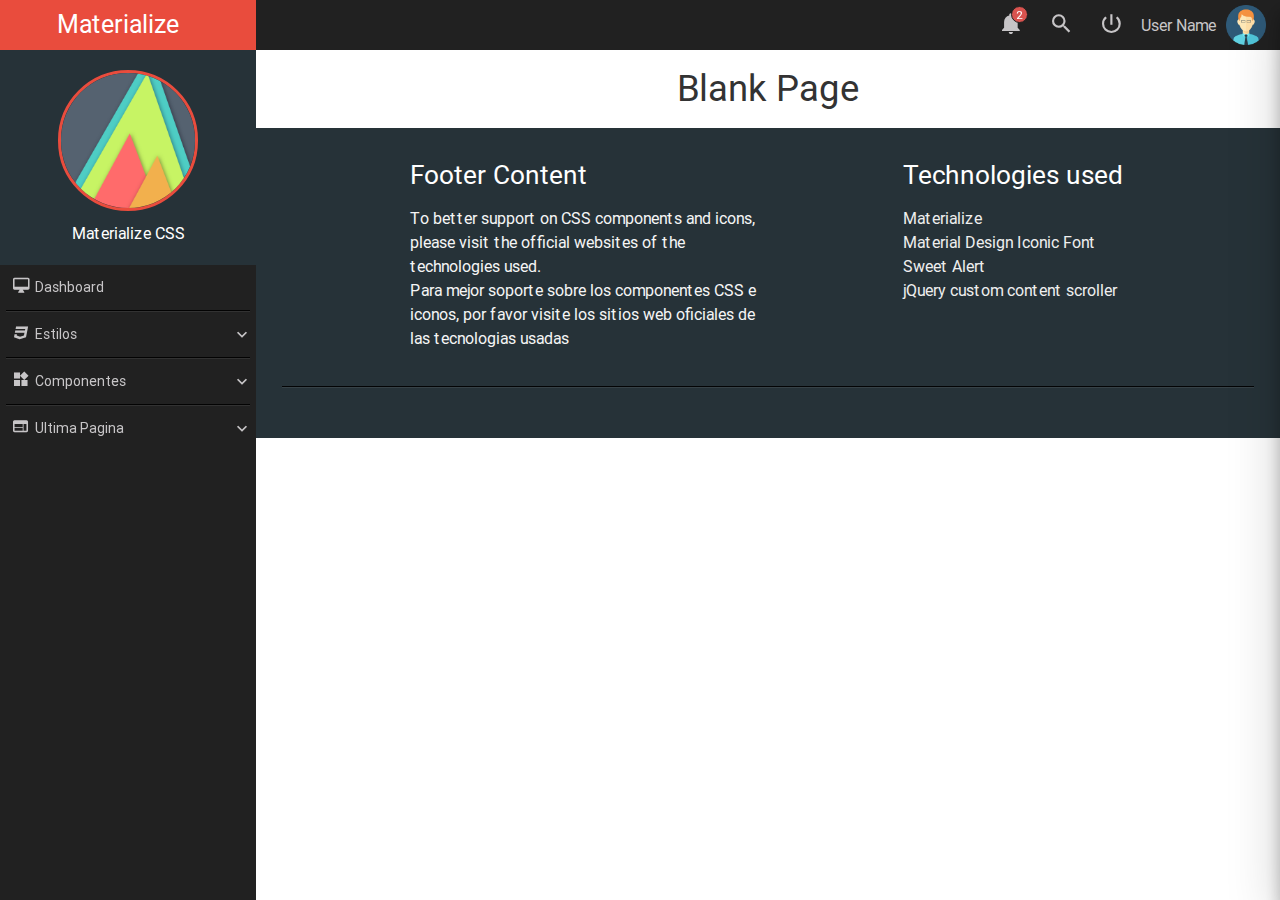
<file: template.html>
<!-- 
* Copyright 2016 Carlos Eduardo Alfaro Orellana
-->
<!DOCTYPE html>
<html lang="es">
<head>
    <meta charset="UTF-8">
    <meta name="viewport" content="width=device-width, initial-scale=1.0"/>
    <title>Material Dark</title>
    
     <!-- Normalize CSS -->
    <link rel="stylesheet" href="css/normalize.css">
    
     <!-- Materialize CSS -->
    <link rel="stylesheet" href="css/materialize.min.css">
    
     <!-- Material Design Iconic Font CSS -->
    <link rel="stylesheet" href="css/material-design-iconic-font.min.css">
    
    <!-- Malihu jQuery custom content scroller CSS -->
    <link rel="stylesheet" href="css/jquery.mCustomScrollbar.css">
    
    <!-- Sweet Alert CSS -->
    <link rel="stylesheet" href="css/sweetalert.css">
    
    <!-- MaterialDark CSS -->
    <link rel="stylesheet" href="css/style.css">
</head>
<body>
    <!-- Nav Lateral -->
    <section class="NavLateral full-width">
        <div class="NavLateral-FontMenu full-width ShowHideMenu"></div>
        <div class="NavLateral-content full-width">
            <header class="NavLateral-title full-width center-align">
                Materialize <i class="zmdi zmdi-close NavLateral-title-btn ShowHideMenu"></i>
            </header>
            <figure class="full-width NavLateral-logo">
                <img src="assets/img/logo.png" alt="material-logo" class="responsive-img center-box">
                <figcaption class="center-align">Materialize CSS</figcaption>
            </figure>
            <div class="NavLateral-Nav">
                <ul class="full-width">
                    <li>
                        <a href="home.html" class="waves-effect waves-light"><i
                                class="zmdi zmdi-desktop-mac zmdi-hc-fw"></i> Dashboard</a>
                    </li>
                    <li class="NavLateralDivider"></li>
                    <li>
                        <a href="#" class="NavLateral-DropDown  waves-effect waves-light"><i
                                class="zmdi zmdi-language-css3 zmdi-hc-fw"></i> <i
                                class="zmdi zmdi-chevron-down NavLateral-CaretDown"></i> Estilos</a>
                        <ul class="full-width"> 
                            <li><a href="typography-shadow.html" class="waves-effect waves-light">Typography &
                                    Shadow</a></li>
                            <li class="NavLateralDivider"></li>
                            <li><a href="F2.html" class="waves-effect waves-light">Table</a></li>
                        </ul>
                    </li>
                    <li class="NavLateralDivider"></li>
                    <li>
                        <a href="#" class="NavLateral-DropDown  waves-effect waves-light"><i
                                class="zmdi zmdi-widgets zmdi-hc-fw"></i> <i
                                class="zmdi zmdi-chevron-down NavLateral-CaretDown"></i> Componentes</a>
                        <ul class="full-width">
                            <li><a href="button.html" class="waves-effect waves-light">Button</a></li>
                            <li class="NavLateralDivider"></li>
                            <li><a href="form.html" class="waves-effect waves-light">F2</a></li>
                            <li><a href="form4.html" class="waves-effect waves-light">F4</a></li>
                        </ul>
                    </li>
                    <li class="NavLateralDivider"></li>
                    <li>
                        <a href="#" class="NavLateral-DropDown  waves-effect waves-light"><i
                                class="zmdi zmdi-view-web zmdi-hc-fw"></i> <i
                                class="zmdi zmdi-chevron-down NavLateral-CaretDown"></i> Ultima Pagina</a>
                        <ul class="full-width">
                            <li><a href="template.html" class="waves-effect waves-light">Blank Page</a></li>
                        </ul>
                    </li>
                </ul>
            </div>
        </div>
    </section>

    <!-- Page content -->
    <section class="ContentPage full-width">
        <!-- Nav Info -->
        <div class="ContentPage-Nav full-width">
            <ul class="full-width">
                <li class="btn-MobileMenu ShowHideMenu"><a href="#" class="tooltipped waves-effect waves-light" data-position="bottom" data-delay="50" data-tooltip="Menu"><i class="zmdi zmdi-more-vert"></i></a></li>
                <li><figure><img src="assets/img/user.png" alt="UserImage"></figure></li>
                <li style="padding:0 5px;">User Name</li>
                <li><a href="#" class="tooltipped waves-effect waves-light btn-ExitSystem" data-position="bottom" data-delay="50" data-tooltip="Logout"><i class="zmdi zmdi-power"></i></a></li>
                <li><a href="#" class="tooltipped waves-effect waves-light btn-Search" data-position="bottom" data-delay="50" data-tooltip="Search"><i class="zmdi zmdi-search"></i></a></li>
                <li>
                    <a href="#" class="tooltipped waves-effect waves-light btn-Notification" data-position="bottom" data-delay="50" data-tooltip="Notifications">
                        <i class="zmdi zmdi-notifications"></i>
                        <span class="ContentPage-Nav-indicator bg-danger">2</span>
                    </a>
                </li>
            </ul>   
        </div>

        <!-- Notifications area -->
        <section class="z-depth-3 NotificationArea">
            <div class="full-width center-align NotificationArea-title">Notifications <i class="zmdi zmdi-close btn-Notification"></i></div>
            <a href="#" class="waves-effect Notification">
                <div class="Notification-icon"><i class="zmdi zmdi-accounts-alt bg-info"></i></div>
                <div class="Notification-text">
                    <p>
                        <i class="zmdi zmdi-circle tooltipped" data-position="left" data-delay="50" data-tooltip="Notification as UnRead"></i>
                        <strong>New User Registration</strong> 
                        <br>
                        <small>Just Now</small>
                    </p>
                </div>
            </a>  
            <a href="#" class="waves-effect Notification">
                <div class="Notification-icon"><i class="zmdi zmdi-cloud-download bg-primary"></i></div>
                <div class="Notification-text">
                    <p>
                        <i class="zmdi zmdi-circle-o tooltipped" data-position="left" data-delay="50" data-tooltip="Notification as Read"></i>
                        <strong>New Updates</strong> 
                        <br>
                        <small>30 Mins Ago</small>
                    </p>
                </div>
            </a>
            <a href="#" class="waves-effect Notification">
                <div class="Notification-icon"><i class="zmdi zmdi-upload bg-success"></i></div>
                <div class="Notification-text">
                    <p>
                        <i class="zmdi zmdi-circle tooltipped" data-position="left" data-delay="50" data-tooltip="Notification as UnRead"></i>
                        <strong>Archive uploaded</strong> 
                        <br>
                        <small>31 Mins Ago</small>
                    </p>
                </div>
            </a> 
            <a href="#" class="waves-effect Notification">
                <div class="Notification-icon"><i class="zmdi zmdi-mail-send bg-danger"></i></div>
                <div class="Notification-text">
                    <p>
                        <i class="zmdi zmdi-circle-o tooltipped" data-position="left" data-delay="50" data-tooltip="Notification as Read"></i>
                        <strong>New Mail</strong> 
                        <br>
                        <small>37 Mins Ago</small>
                    </p>
                </div>
            </a>
            <a href="#" class="waves-effect Notification">
                <div class="Notification-icon"><i class="zmdi zmdi-folder bg-primary"></i></div>
                <div class="Notification-text">
                    <p>
                        <i class="zmdi zmdi-circle-o tooltipped" data-position="left" data-delay="50" data-tooltip="Notification as Read"></i>
                        <strong>Folder delete</strong> 
                        <br>
                        <small>1 hours Ago</small>
                    </p>
                </div>
            </a>  
        </section>
        

        <!-- Your code here -->
        <h4 class="center-align">Blank Page</h4>
        <!-- Your code here -->
        
        <!-- Footer -->
        <footer class="footer-MaterialDark">
            <div class="container">
                <div class="row">
                    <div class="col l6 s12">
                        <h5 class="white-text">Footer Content</h5>
                        <p class="grey-text text-lighten-4">
                            To better support on CSS components and icons, please visit the official websites of the technologies used.
                            <br>
                            Para mejor soporte sobre los componentes CSS e iconos, por favor visite los sitios web oficiales de las tecnologias usadas
                        </p>
                    </div>
                    <div class="col l4 offset-l2 s12">
                        <h5 class="white-text">Technologies used</h5>
                        <ul>
                            <li><a class="grey-text text-lighten-3" href="http://materializecss.com/">Materialize</a></li>
                            <li><a class="grey-text text-lighten-3" href="http://zavoloklom.github.io/material-design-iconic-font/icons.html">Material Design Iconic Font</a></li>
                            <li><a class="grey-text text-lighten-3" href="http://t4t5.github.io/sweetalert/">Sweet Alert</a></li>
                            <li><a class="grey-text text-lighten-3" href="http://manos.malihu.gr/jquery-custom-content-scroller/">jQuery custom content scroller</a></li>
                        </ul>
                    </div>
                </div>
            </div>
            <div class="NavLateralDivider"></div>
            <div class="footer-copyright">
                <div class="container center-align">
                 
                </div>
            </div>
        </footer>
    </section>
    
    <!-- Sweet Alert JS -->
    <script src="js/sweetalert.min.js"></script>
    
    <!-- jQuery -->
    <script src="https://ajax.googleapis.com/ajax/libs/jquery/2.1.4/jquery.min.js"></script>
    <script>window.jQuery || document.write('<script src="js/jquery-2.2.0.min.js"><\/script>')</script>
    
    <!-- Materialize JS -->
    <script src="js/materialize.min.js"></script>
    
    <!-- Malihu jQuery custom content scroller JS -->
    <script src="js/jquery.mCustomScrollbar.concat.min.js"></script>
    
    <!-- MaterialDark JS -->
    <script src="js/main.js"></script>
</body>
</html>
</file>
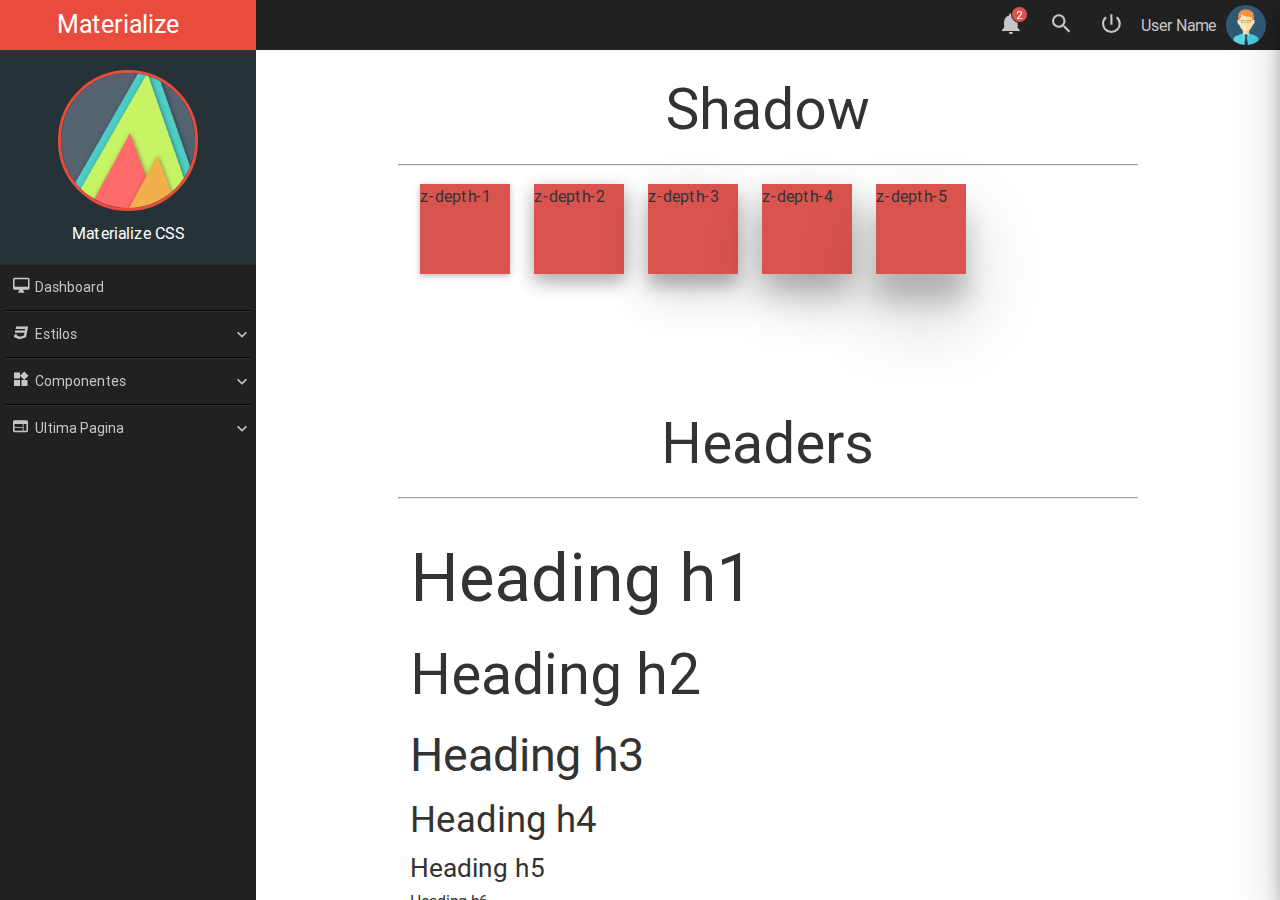
<file: typography-shadow.html>
<!-- 
* Copyright 2016 Carlos Eduardo Alfaro Orellana
-->
<!DOCTYPE html>
<html lang="es">
<head>
    <meta charset="UTF-8">
    <meta name="viewport" content="width=device-width, initial-scale=1.0"/>
    <title>Material Dark</title>
    
     <!-- Normalize CSS -->
    <link rel="stylesheet" href="css/normalize.css">
    
     <!-- Materialize CSS -->
    <link rel="stylesheet" href="css/materialize.min.css">
    
     <!-- Material Design Iconic Font CSS -->
    <link rel="stylesheet" href="css/material-design-iconic-font.min.css">
    
    <!-- Malihu jQuery custom content scroller CSS -->
    <link rel="stylesheet" href="css/jquery.mCustomScrollbar.css">
    
    <!-- Sweet Alert CSS -->
    <link rel="stylesheet" href="css/sweetalert.css">
    
    <!-- MaterialDark CSS -->
    <link rel="stylesheet" href="css/style.css">
</head>
<body>
    <!-- Nav Lateral -->
    <section class="NavLateral full-width">
        <div class="NavLateral-FontMenu full-width ShowHideMenu"></div>
        <div class="NavLateral-content full-width">
            <header class="NavLateral-title full-width center-align">
                Materialize <i class="zmdi zmdi-close NavLateral-title-btn ShowHideMenu"></i>
            </header>
            <figure class="full-width NavLateral-logo">
                <img src="assets/img/logo.png" alt="material-logo" class="responsive-img center-box">
                <figcaption class="center-align">Materialize CSS</figcaption>
            </figure>
            <div class="NavLateral-Nav">
                <ul class="full-width">
                    <li>
                        <a href="home.html" class="waves-effect waves-light"><i
                                class="zmdi zmdi-desktop-mac zmdi-hc-fw"></i> Dashboard</a>
                    </li>
                    <li class="NavLateralDivider"></li>
                    <li>
                        <a href="#" class="NavLateral-DropDown  waves-effect waves-light"><i
                                class="zmdi zmdi-language-css3 zmdi-hc-fw"></i> <i
                                class="zmdi zmdi-chevron-down NavLateral-CaretDown"></i> Estilos</a>
                        <ul class="full-width"> 
                            <li><a href="typography-shadow.html" class="waves-effect waves-light">Typography &
                                    Shadow</a></li>
                            <li class="NavLateralDivider"></li>
                            <li><a href="F2.html" class="waves-effect waves-light">Table</a></li>
                        </ul>
                    </li>
                    <li class="NavLateralDivider"></li>
                    <li>
                        <a href="#" class="NavLateral-DropDown  waves-effect waves-light"><i
                                class="zmdi zmdi-widgets zmdi-hc-fw"></i> <i
                                class="zmdi zmdi-chevron-down NavLateral-CaretDown"></i> Componentes</a>
                        <ul class="full-width">
                            <li><a href="button.html" class="waves-effect waves-light">Button</a></li>
                            <li class="NavLateralDivider"></li>
                            <li><a href="form.html" class="waves-effect waves-light">F2</a></li>
                            <li><a href="form4.html" class="waves-effect waves-light">F4</a></li>
                        </ul>
                    </li>
                    <li class="NavLateralDivider"></li>
                    <li>
                        <a href="#" class="NavLateral-DropDown  waves-effect waves-light"><i
                                class="zmdi zmdi-view-web zmdi-hc-fw"></i> <i
                                class="zmdi zmdi-chevron-down NavLateral-CaretDown"></i> Ultima Pagina</a>
                        <ul class="full-width">
                            <li><a href="template.html" class="waves-effect waves-light">Blank Page</a></li>
                        </ul>
                    </li>
                </ul>
            </div>
        </div>
    </section>

    <!-- Page content -->
    <section class="ContentPage full-width">
        <!-- Nav Info -->
        <div class="ContentPage-Nav full-width">
            <ul class="full-width">
                <li class="btn-MobileMenu ShowHideMenu"><a href="#" class="tooltipped waves-effect waves-light" data-position="bottom" data-delay="50" data-tooltip="Menu"><i class="zmdi zmdi-more-vert"></i></a></li>
                <li><figure><img src="assets/img/user.png" alt="UserImage"></figure></li>
                <li style="padding:0 5px;">User Name</li>
                <li><a href="#" class="tooltipped waves-effect waves-light btn-ExitSystem" data-position="bottom" data-delay="50" data-tooltip="Logout"><i class="zmdi zmdi-power"></i></a></li>
                <li><a href="#" class="tooltipped waves-effect waves-light btn-Search" data-position="bottom" data-delay="50" data-tooltip="Search"><i class="zmdi zmdi-search"></i></a></li>
                <li>
                    <a href="#" class="tooltipped waves-effect waves-light btn-Notification" data-position="bottom" data-delay="50" data-tooltip="Notifications">
                        <i class="zmdi zmdi-notifications"></i>
                        <span class="ContentPage-Nav-indicator bg-danger">2</span>
                    </a>
                </li>
            </ul>   
        </div>

        <!-- Notifications area -->
        <section class="z-depth-3 NotificationArea">
            <div class="full-width center-align NotificationArea-title">Notifications <i class="zmdi zmdi-close btn-Notification"></i></div>
            <a href="#" class="waves-effect Notification">
                <div class="Notification-icon"><i class="zmdi zmdi-accounts-alt bg-info"></i></div>
                <div class="Notification-text">
                    <p>
                        <i class="zmdi zmdi-circle tooltipped" data-position="left" data-delay="50" data-tooltip="Notification as UnRead"></i>
                        <strong>New User Registration</strong> 
                        <br>
                        <small>Just Now</small>
                    </p>
                </div>
            </a>  
            <a href="#" class="waves-effect Notification">
                <div class="Notification-icon"><i class="zmdi zmdi-cloud-download bg-primary"></i></div>
                <div class="Notification-text">
                    <p>
                        <i class="zmdi zmdi-circle-o tooltipped" data-position="left" data-delay="50" data-tooltip="Notification as Read"></i>
                        <strong>New Updates</strong> 
                        <br>
                        <small>30 Mins Ago</small>
                    </p>
                </div>
            </a>
            <a href="#" class="waves-effect Notification">
                <div class="Notification-icon"><i class="zmdi zmdi-upload bg-success"></i></div>
                <div class="Notification-text">
                    <p>
                        <i class="zmdi zmdi-circle tooltipped" data-position="left" data-delay="50" data-tooltip="Notification as UnRead"></i>
                        <strong>Archive uploaded</strong> 
                        <br>
                        <small>31 Mins Ago</small>
                    </p>
                </div>
            </a> 
            <a href="#" class="waves-effect Notification">
                <div class="Notification-icon"><i class="zmdi zmdi-mail-send bg-danger"></i></div>
                <div class="Notification-text">
                    <p>
                        <i class="zmdi zmdi-circle-o tooltipped" data-position="left" data-delay="50" data-tooltip="Notification as Read"></i>
                        <strong>New Mail</strong> 
                        <br>
                        <small>37 Mins Ago</small>
                    </p>
                </div>
            </a>
            <a href="#" class="waves-effect Notification">
                <div class="Notification-icon"><i class="zmdi zmdi-folder bg-primary"></i></div>
                <div class="Notification-text">
                    <p>
                        <i class="zmdi zmdi-circle-o tooltipped" data-position="left" data-delay="50" data-tooltip="Notification as Read"></i>
                        <strong>Folder delete</strong> 
                        <br>
                        <small>1 hours Ago</small>
                    </p>
                </div>
            </a>  
        </section>
        
        <!--shadows-->
        <div class="container" style="margin-bottom: 128px;">
            <div class="row">
                <h2 class="center-align">Shadow</h2>
                <hr>
                <div class="col s12">
                    <p class="z-depth-1 bg-danger" style="width: 90px; height: 90px; display: inline-block; margin: 10px;">z-depth-1</p>
                    <p class="z-depth-2 bg-danger" style="width: 90px; height: 90px; display: inline-block; margin: 10px;">z-depth-2</p>
                    <p class="z-depth-3 bg-danger" style="width: 90px; height: 90px; display: inline-block; margin: 10px;">z-depth-3</p>
                    <p class="z-depth-4 bg-danger" style="width: 90px; height: 90px; display: inline-block; margin: 10px;">z-depth-4</p>
                    <p class="z-depth-5 bg-danger" style="width: 90px; height: 90px; display: inline-block; margin: 10px;">z-depth-5</p>
                </div>
            </div>  
        </div>

        <!--headers-->
        <div class="container" style="margin-bottom: 128px;">
            <div class="row">
                <h2 class="center-align">Headers</h2>
                <hr>
                <div class="col s12">
                    <h1>Heading h1</h1>
                    <h2>Heading h2</h2>
                    <h3>Heading h3</h3>
                    <h4>Heading h4</h4>
                    <h5>Heading h5</h5>
                    <h6>Heading h6</h6>
                </div>
            </div>
        </div>
        
        <!--blockquote-->
        <div class="container">
            <div class="row">
                <h2 class="center-align">Blockquote</h2>
                <hr>
                <div class="col s12">
                    <blockquote>
                        Lorem ipsum dolor sit amet, consectetur adipisicing elit, sed do eiusmod
                        tempor incididunt ut labore et dolore magna aliqua. Ut enim ad minim veniam,
                        quis nostrud exercitation ullamco laboris nisi ut aliquip ex ea commodo
                        consequat. Duis aute irure dolor in reprehenderit in voluptate velit esse
                        cillum dolore eu fugiat nulla pariatur. Excepteur sint occaecat cupidatat non
                        proident, sunt in culpa qui officia deserunt mollit anim id est laborum.
                    </blockquote>
                </div>
            </div>
        </div>

        <!--flow text-->
        <div class="container">
            <div class="row">
                <h2 class="center-align">Flow text</h2>
                <hr>
                <div class="col s12">
                    <p class="flow-text">
                        Lorem ipsum dolor sit amet, consectetur adipisicing elit, sed do eiusmod
                        tempor incididunt ut labore et dolore magna aliqua. Ut enim ad minim veniam,
                        quis nostrud exercitation ullamco laboris nisi ut aliquip ex ea commodo
                        consequat. Duis aute irure dolor in reprehenderit in voluptate velit esse
                        cillum dolore eu fugiat nulla pariatur. Excepteur sint occaecat cupidatat non
                        proident, sunt in culpa qui officia deserunt mollit anim id est laborum.
                    </p>
                </div>
            </div>
        </div>


        <!-- Footer -->
        <footer class="footer-MaterialDark">
            <div class="container">
                <div class="row">
                    <div class="col l6 s12">
                        <h5 class="white-text">Footer Content</h5>
                        <p class="grey-text text-lighten-4">
                            To better support on CSS components and icons, please visit the official websites of the technologies used.
                            <br>
                            Para mejor soporte sobre los componentes CSS e iconos, por favor visite los sitios web oficiales de las tecnologias usadas
                        </p>
                    </div>
                    <div class="col l4 offset-l2 s12">
                        <h5 class="white-text">Technologies used</h5>
                        <ul>
                            <li><a class="grey-text text-lighten-3" href="http://materializecss.com/">Materialize</a></li>
                            <li><a class="grey-text text-lighten-3" href="http://zavoloklom.github.io/material-design-iconic-font/icons.html">Material Design Iconic Font</a></li>
                            <li><a class="grey-text text-lighten-3" href="http://t4t5.github.io/sweetalert/">Sweet Alert</a></li>
                            <li><a class="grey-text text-lighten-3" href="http://manos.malihu.gr/jquery-custom-content-scroller/">jQuery custom content scroller</a></li>
                        </ul>
                    </div>
                </div>
            </div>
            <div class="NavLateralDivider"></div>
            <div class="footer-copyright">
                <div class="container center-align">
                   
                </div>
            </div>
        </footer>
    </section>
    
    <!-- Sweet Alert JS -->
    <script src="js/sweetalert.min.js"></script>
    
    <!-- jQuery -->
    <script src="https://ajax.googleapis.com/ajax/libs/jquery/2.1.4/jquery.min.js"></script>
    <script>window.jQuery || document.write('<script src="js/jquery-2.2.0.min.js"><\/script>')</script>
    
    <!-- Materialize JS -->
    <script src="js/materialize.min.js"></script>
    
    <!-- Malihu jQuery custom content scroller JS -->
    <script src="js/jquery.mCustomScrollbar.concat.min.js"></script>
    
    <!-- MaterialDark JS -->
    <script src="js/main.js"></script>
</body>
</html>
</file>
<file: css/sweetalert.css>
body.stop-scrolling {
  height: 100%;
  overflow: hidden; }

.sweet-overlay {
  background-color: black;
  /* IE8 */
  -ms-filter: "progid:DXImageTransform.Microsoft.Alpha(Opacity=40)";
  /* IE8 */
  background-color: rgba(0, 0, 0, 0.4);
  position: fixed;
  left: 0;
  right: 0;
  top: 0;
  bottom: 0;
  display: none;
  z-index: 10000; }

.sweet-alert {
  background-color: white;
  width: 478px;
  padding: 17px;
  border-radius: 5px;
  text-align: center;
  position: fixed;
  left: 50%;
  top: 50%;
  margin-left: -256px;
  margin-top: -200px;
  overflow: hidden;
  display: none;
  z-index: 99999; }
  @media all and (max-width: 540px) {
    .sweet-alert {
      width: auto;
      margin-left: 0;
      margin-right: 0;
      left: 15px;
      right: 15px; } }
  .sweet-alert h2 {
    color: #575757;
    font-size: 30px;
    text-align: center;
    font-weight: 600;
    text-transform: none;
    position: relative;
    margin: 25px 0;
    padding: 0;
    line-height: 40px;
    display: block; }
  .sweet-alert p {
    color: #797979;
    font-size: 16px;
    text-align: center;
    font-weight: 300;
    position: relative;
    text-align: inherit;
    float: none;
    margin: 0;
    padding: 0;
    line-height: normal; }
  .sweet-alert fieldset {
    border: none;
    position: relative; }
  .sweet-alert .sa-error-container {
    background-color: #f1f1f1;
    margin-left: -17px;
    margin-right: -17px;
    overflow: hidden;
    padding: 0 10px;
    max-height: 0;
    webkit-transition: padding 0.15s, max-height 0.15s;
    transition: padding 0.15s, max-height 0.15s; }
    .sweet-alert .sa-error-container.show {
      padding: 10px 0;
      max-height: 100px;
      webkit-transition: padding 0.2s, max-height 0.2s;
      transition: padding 0.25s, max-height 0.25s; }
    .sweet-alert .sa-error-container .icon {
      display: inline-block;
      width: 24px;
      height: 24px;
      border-radius: 50%;
      background-color: #ea7d7d;
      color: white;
      line-height: 24px;
      text-align: center;
      margin-right: 3px; }
    .sweet-alert .sa-error-container p {
      display: inline-block; }
  .sweet-alert .sa-input-error {
    position: absolute;
    top: 29px;
    right: 26px;
    width: 20px;
    height: 20px;
    opacity: 0;
    -webkit-transform: scale(0.5);
    transform: scale(0.5);
    -webkit-transform-origin: 50% 50%;
    transform-origin: 50% 50%;
    -webkit-transition: all 0.1s;
    transition: all 0.1s; }
    .sweet-alert .sa-input-error::before, .sweet-alert .sa-input-error::after {
      content: "";
      width: 20px;
      height: 6px;
      background-color: #f06e57;
      border-radius: 3px;
      position: absolute;
      top: 50%;
      margin-top: -4px;
      left: 50%;
      margin-left: -9px; }
    .sweet-alert .sa-input-error::before {
      -webkit-transform: rotate(-45deg);
      transform: rotate(-45deg); }
    .sweet-alert .sa-input-error::after {
      -webkit-transform: rotate(45deg);
      transform: rotate(45deg); }
    .sweet-alert .sa-input-error.show {
      opacity: 1;
      -webkit-transform: scale(1);
      transform: scale(1); }
  .sweet-alert input {
    width: 100%;
    box-sizing: border-box;
    border-bottom: 1px solid #d7d7d7;
    height: 43px;
    margin-top: 10px;
    margin-bottom: 17px;
    font-size: 18px;
    padding: 0 12px;
    display: none;
    -webkit-transition: all 0.3s;
    transition: all 0.3s; }
    .sweet-alert input:focus {
      outline: none;
      box-shadow: 0px 0px 3px #c4e6f5;}
      .sweet-alert input:focus::-moz-placeholder {
        transition: opacity 0.3s 0.03s ease;
        opacity: 0.5; }
      .sweet-alert input:focus:-ms-input-placeholder {
        transition: opacity 0.3s 0.03s ease;
        opacity: 0.5; }
      .sweet-alert input:focus::-webkit-input-placeholder {
        transition: opacity 0.3s 0.03s ease;
        opacity: 0.5; }
    .sweet-alert input::-moz-placeholder {
      color: #bdbdbd; }
    .sweet-alert input:-ms-input-placeholder {
      color: #bdbdbd; }
    .sweet-alert input::-webkit-input-placeholder {
      color: #bdbdbd; }
  .sweet-alert.show-input input {
    display: block; }
  .sweet-alert .sa-confirm-button-container {
    display: inline-block;
    position: relative; }
  .sweet-alert .la-ball-fall {
    position: absolute;
    left: 50%;
    top: 50%;
    margin-left: -27px;
    margin-top: 4px;
    opacity: 0;
    visibility: hidden; }
  .sweet-alert button {
    background-color: #8CD4F5;
    color: white;
    border: none;
    box-shadow: none;
    font-size: 16px;
    -webkit-border-radius: 4px;
    border-radius: 5px;
    padding: 10px 32px;
    margin: 26px 5px 0 5px;
    cursor: pointer; }
    .sweet-alert button:focus {
      outline: none;
      box-shadow: 0 0 2px rgba(128, 179, 235, 0.5), inset 0 0 0 1px rgba(0, 0, 0, 0.05); }
    .sweet-alert button:hover {
      background-color: #7ecff4; }
    .sweet-alert button:active {
      background-color: #5dc2f1; }
    .sweet-alert button.cancel {
      background-color: #C1C1C1; }
      .sweet-alert button.cancel:hover {
        background-color: #b9b9b9; }
      .sweet-alert button.cancel:active {
        background-color: #a8a8a8; }
      .sweet-alert button.cancel:focus {
        box-shadow: rgba(197, 205, 211, 0.8) 0px 0px 2px, rgba(0, 0, 0, 0.0470588) 0px 0px 0px 1px inset !important; }
    .sweet-alert button[disabled] {
      opacity: .6;
      cursor: default; }
    .sweet-alert button.confirm[disabled] {
      color: transparent; }
      .sweet-alert button.confirm[disabled] ~ .la-ball-fall {
        opacity: 1;
        visibility: visible;
        transition-delay: 0s; }
    .sweet-alert button::-moz-focus-inner {
      border: 0; }
  .sweet-alert[data-has-cancel-button=false] button {
    box-shadow: none !important; }
  .sweet-alert[data-has-confirm-button=false][data-has-cancel-button=false] {
    padding-bottom: 40px; }
  .sweet-alert .sa-icon {
    width: 80px;
    height: 80px;
    border: 4px solid gray;
    -webkit-border-radius: 40px;
    border-radius: 40px;
    border-radius: 50%;
    margin: 20px auto;
    padding: 0;
    position: relative;
    box-sizing: content-box; }
    .sweet-alert .sa-icon.sa-error {
      border-color: #F27474; }
      .sweet-alert .sa-icon.sa-error .sa-x-mark {
        position: relative;
        display: block; }
      .sweet-alert .sa-icon.sa-error .sa-line {
        position: absolute;
        height: 5px;
        width: 47px;
        background-color: #F27474;
        display: block;
        top: 37px;
        border-radius: 2px; }
        .sweet-alert .sa-icon.sa-error .sa-line.sa-left {
          -webkit-transform: rotate(45deg);
          transform: rotate(45deg);
          left: 17px; }
        .sweet-alert .sa-icon.sa-error .sa-line.sa-right {
          -webkit-transform: rotate(-45deg);
          transform: rotate(-45deg);
          right: 16px; }
    .sweet-alert .sa-icon.sa-warning {
      border-color: #F8BB86; }
      .sweet-alert .sa-icon.sa-warning .sa-body {
        position: absolute;
        width: 5px;
        height: 47px;
        left: 50%;
        top: 10px;
        -webkit-border-radius: 2px;
        border-radius: 2px;
        margin-left: -2px;
        background-color: #F8BB86; }
      .sweet-alert .sa-icon.sa-warning .sa-dot {
        position: absolute;
        width: 7px;
        height: 7px;
        -webkit-border-radius: 50%;
        border-radius: 50%;
        margin-left: -3px;
        left: 50%;
        bottom: 10px;
        background-color: #F8BB86; }
    .sweet-alert .sa-icon.sa-info {
      border-color: #C9DAE1; }
      .sweet-alert .sa-icon.sa-info::before {
        content: "";
        position: absolute;
        width: 5px;
        height: 29px;
        left: 50%;
        bottom: 17px;
        border-radius: 2px;
        margin-left: -2px;
        background-color: #C9DAE1; }
      .sweet-alert .sa-icon.sa-info::after {
        content: "";
        position: absolute;
        width: 7px;
        height: 7px;
        border-radius: 50%;
        margin-left: -3px;
        top: 19px;
        background-color: #C9DAE1; }
    .sweet-alert .sa-icon.sa-success {
      border-color: #A5DC86; }
      .sweet-alert .sa-icon.sa-success::before, .sweet-alert .sa-icon.sa-success::after {
        content: '';
        -webkit-border-radius: 40px;
        border-radius: 40px;
        border-radius: 50%;
        position: absolute;
        width: 60px;
        height: 120px;
        background: white;
        -webkit-transform: rotate(45deg);
        transform: rotate(45deg); }
      .sweet-alert .sa-icon.sa-success::before {
        -webkit-border-radius: 120px 0 0 120px;
        border-radius: 120px 0 0 120px;
        top: -7px;
        left: -33px;
        -webkit-transform: rotate(-45deg);
        transform: rotate(-45deg);
        -webkit-transform-origin: 60px 60px;
        transform-origin: 60px 60px; }
      .sweet-alert .sa-icon.sa-success::after {
        -webkit-border-radius: 0 120px 120px 0;
        border-radius: 0 120px 120px 0;
        top: -11px;
        left: 30px;
        -webkit-transform: rotate(-45deg);
        transform: rotate(-45deg);
        -webkit-transform-origin: 0px 60px;
        transform-origin: 0px 60px; }
      .sweet-alert .sa-icon.sa-success .sa-placeholder {
        width: 80px;
        height: 80px;
        border: 4px solid rgba(165, 220, 134, 0.2);
        -webkit-border-radius: 40px;
        border-radius: 40px;
        border-radius: 50%;
        box-sizing: content-box;
        position: absolute;
        left: -4px;
        top: -4px;
        z-index: 2; }
      .sweet-alert .sa-icon.sa-success .sa-fix {
        width: 5px;
        height: 90px;
        background-color: white;
        position: absolute;
        left: 28px;
        top: 8px;
        z-index: 1;
        -webkit-transform: rotate(-45deg);
        transform: rotate(-45deg); }
      .sweet-alert .sa-icon.sa-success .sa-line {
        height: 5px;
        background-color: #A5DC86;
        display: block;
        border-radius: 2px;
        position: absolute;
        z-index: 2; }
        .sweet-alert .sa-icon.sa-success .sa-line.sa-tip {
          width: 25px;
          left: 14px;
          top: 46px;
          -webkit-transform: rotate(45deg);
          transform: rotate(45deg); }
        .sweet-alert .sa-icon.sa-success .sa-line.sa-long {
          width: 47px;
          right: 8px;
          top: 38px;
          -webkit-transform: rotate(-45deg);
          transform: rotate(-45deg); }
    .sweet-alert .sa-icon.sa-custom {
      background-size: contain;
      border-radius: 0;
      border: none;
      background-position: center center;
      background-repeat: no-repeat; }

/*
 * Animations
 */
@-webkit-keyframes showSweetAlert {
  0% {
    transform: scale(0.7);
    -webkit-transform: scale(0.7); }
  45% {
    transform: scale(1.05);
    -webkit-transform: scale(1.05); }
  80% {
    transform: scale(0.95);
    -webkit-transform: scale(0.95); }
  100% {
    transform: scale(1);
    -webkit-transform: scale(1); } }

@keyframes showSweetAlert {
  0% {
    transform: scale(0.7);
    -webkit-transform: scale(0.7); }
  45% {
    transform: scale(1.05);
    -webkit-transform: scale(1.05); }
  80% {
    transform: scale(0.95);
    -webkit-transform: scale(0.95); }
  100% {
    transform: scale(1);
    -webkit-transform: scale(1); } }

@-webkit-keyframes hideSweetAlert {
  0% {
    transform: scale(1);
    -webkit-transform: scale(1); }
  100% {
    transform: scale(0.5);
    -webkit-transform: scale(0.5); } }

@keyframes hideSweetAlert {
  0% {
    transform: scale(1);
    -webkit-transform: scale(1); }
  100% {
    transform: scale(0.5);
    -webkit-transform: scale(0.5); } }

@-webkit-keyframes slideFromTop {
  0% {
    top: 0%; }
  100% {
    top: 50%; } }

@keyframes slideFromTop {
  0% {
    top: 0%; }
  100% {
    top: 50%; } }

@-webkit-keyframes slideToTop {
  0% {
    top: 50%; }
  100% {
    top: 0%; } }

@keyframes slideToTop {
  0% {
    top: 50%; }
  100% {
    top: 0%; } }

@-webkit-keyframes slideFromBottom {
  0% {
    top: 70%; }
  100% {
    top: 50%; } }

@keyframes slideFromBottom {
  0% {
    top: 70%; }
  100% {
    top: 50%; } }

@-webkit-keyframes slideToBottom {
  0% {
    top: 50%; }
  100% {
    top: 70%; } }

@keyframes slideToBottom {
  0% {
    top: 50%; }
  100% {
    top: 70%; } }

.showSweetAlert[data-animation=pop] {
  -webkit-animation: showSweetAlert 0.3s;
  animation: showSweetAlert 0.3s; }

.showSweetAlert[data-animation=none] {
  -webkit-animation: none;
  animation: none; }

.showSweetAlert[data-animation=slide-from-top] {
  -webkit-animation: slideFromTop 0.3s;
  animation: slideFromTop 0.3s; }

.showSweetAlert[data-animation=slide-from-bottom] {
  -webkit-animation: slideFromBottom 0.3s;
  animation: slideFromBottom 0.3s; }

.hideSweetAlert[data-animation=pop] {
  -webkit-animation: hideSweetAlert 0.2s;
  animation: hideSweetAlert 0.2s; }

.hideSweetAlert[data-animation=none] {
  -webkit-animation: none;
  animation: none; }

.hideSweetAlert[data-animation=slide-from-top] {
  -webkit-animation: slideToTop 0.4s;
  animation: slideToTop 0.4s; }

.hideSweetAlert[data-animation=slide-from-bottom] {
  -webkit-animation: slideToBottom 0.3s;
  animation: slideToBottom 0.3s; }

@-webkit-keyframes animateSuccessTip {
  0% {
    width: 0;
    left: 1px;
    top: 19px; }
  54% {
    width: 0;
    left: 1px;
    top: 19px; }
  70% {
    width: 50px;
    left: -8px;
    top: 37px; }
  84% {
    width: 17px;
    left: 21px;
    top: 48px; }
  100% {
    width: 25px;
    left: 14px;
    top: 45px; } }

@keyframes animateSuccessTip {
  0% {
    width: 0;
    left: 1px;
    top: 19px; }
  54% {
    width: 0;
    left: 1px;
    top: 19px; }
  70% {
    width: 50px;
    left: -8px;
    top: 37px; }
  84% {
    width: 17px;
    left: 21px;
    top: 48px; }
  100% {
    width: 25px;
    left: 14px;
    top: 45px; } }

@-webkit-keyframes animateSuccessLong {
  0% {
    width: 0;
    right: 46px;
    top: 54px; }
  65% {
    width: 0;
    right: 46px;
    top: 54px; }
  84% {
    width: 55px;
    right: 0px;
    top: 35px; }
  100% {
    width: 47px;
    right: 8px;
    top: 38px; } }

@keyframes animateSuccessLong {
  0% {
    width: 0;
    right: 46px;
    top: 54px; }
  65% {
    width: 0;
    right: 46px;
    top: 54px; }
  84% {
    width: 55px;
    right: 0px;
    top: 35px; }
  100% {
    width: 47px;
    right: 8px;
    top: 38px; } }

@-webkit-keyframes rotatePlaceholder {
  0% {
    transform: rotate(-45deg);
    -webkit-transform: rotate(-45deg); }
  5% {
    transform: rotate(-45deg);
    -webkit-transform: rotate(-45deg); }
  12% {
    transform: rotate(-405deg);
    -webkit-transform: rotate(-405deg); }
  100% {
    transform: rotate(-405deg);
    -webkit-transform: rotate(-405deg); } }

@keyframes rotatePlaceholder {
  0% {
    transform: rotate(-45deg);
    -webkit-transform: rotate(-45deg); }
  5% {
    transform: rotate(-45deg);
    -webkit-transform: rotate(-45deg); }
  12% {
    transform: rotate(-405deg);
    -webkit-transform: rotate(-405deg); }
  100% {
    transform: rotate(-405deg);
    -webkit-transform: rotate(-405deg); } }

.animateSuccessTip {
  -webkit-animation: animateSuccessTip 0.75s;
  animation: animateSuccessTip 0.75s; }

.animateSuccessLong {
  -webkit-animation: animateSuccessLong 0.75s;
  animation: animateSuccessLong 0.75s; }

.sa-icon.sa-success.animate::after {
  -webkit-animation: rotatePlaceholder 4.25s ease-in;
  animation: rotatePlaceholder 4.25s ease-in; }

@-webkit-keyframes animateErrorIcon {
  0% {
    transform: rotateX(100deg);
    -webkit-transform: rotateX(100deg);
    opacity: 0; }
  100% {
    transform: rotateX(0deg);
    -webkit-transform: rotateX(0deg);
    opacity: 1; } }

@keyframes animateErrorIcon {
  0% {
    transform: rotateX(100deg);
    -webkit-transform: rotateX(100deg);
    opacity: 0; }
  100% {
    transform: rotateX(0deg);
    -webkit-transform: rotateX(0deg);
    opacity: 1; } }

.animateErrorIcon {
  -webkit-animation: animateErrorIcon 0.5s;
  animation: animateErrorIcon 0.5s; }

@-webkit-keyframes animateXMark {
  0% {
    transform: scale(0.4);
    -webkit-transform: scale(0.4);
    margin-top: 26px;
    opacity: 0; }
  50% {
    transform: scale(0.4);
    -webkit-transform: scale(0.4);
    margin-top: 26px;
    opacity: 0; }
  80% {
    transform: scale(1.15);
    -webkit-transform: scale(1.15);
    margin-top: -6px; }
  100% {
    transform: scale(1);
    -webkit-transform: scale(1);
    margin-top: 0;
    opacity: 1; } }

@keyframes animateXMark {
  0% {
    transform: scale(0.4);
    -webkit-transform: scale(0.4);
    margin-top: 26px;
    opacity: 0; }
  50% {
    transform: scale(0.4);
    -webkit-transform: scale(0.4);
    margin-top: 26px;
    opacity: 0; }
  80% {
    transform: scale(1.15);
    -webkit-transform: scale(1.15);
    margin-top: -6px; }
  100% {
    transform: scale(1);
    -webkit-transform: scale(1);
    margin-top: 0;
    opacity: 1; } }

.animateXMark {
  -webkit-animation: animateXMark 0.5s;
  animation: animateXMark 0.5s; }

@-webkit-keyframes pulseWarning {
  0% {
    border-color: #F8D486; }
  100% {
    border-color: #F8BB86; } }

@keyframes pulseWarning {
  0% {
    border-color: #F8D486; }
  100% {
    border-color: #F8BB86; } }

.pulseWarning {
  -webkit-animation: pulseWarning 0.75s infinite alternate;
  animation: pulseWarning 0.75s infinite alternate; }

@-webkit-keyframes pulseWarningIns {
  0% {
    background-color: #F8D486; }
  100% {
    background-color: #F8BB86; } }

@keyframes pulseWarningIns {
  0% {
    background-color: #F8D486; }
  100% {
    background-color: #F8BB86; } }

.pulseWarningIns {
  -webkit-animation: pulseWarningIns 0.75s infinite alternate;
  animation: pulseWarningIns 0.75s infinite alternate; }

@-webkit-keyframes rotate-loading {
  0% {
    transform: rotate(0deg); }
  100% {
    transform: rotate(360deg); } }

@keyframes rotate-loading {
  0% {
    transform: rotate(0deg); }
  100% {
    transform: rotate(360deg); } }

/* Internet Explorer 9 has some special quirks that are fixed here */
/* The icons are not animated. */
/* This file is automatically merged into sweet-alert.min.js through Gulp */
/* Error icon */
.sweet-alert .sa-icon.sa-error .sa-line.sa-left {
  -ms-transform: rotate(45deg) \9; }

.sweet-alert .sa-icon.sa-error .sa-line.sa-right {
  -ms-transform: rotate(-45deg) \9; }

/* Success icon */
.sweet-alert .sa-icon.sa-success {
  border-color: transparent\9; }

.sweet-alert .sa-icon.sa-success .sa-line.sa-tip {
  -ms-transform: rotate(45deg) \9; }

.sweet-alert .sa-icon.sa-success .sa-line.sa-long {
  -ms-transform: rotate(-45deg) \9; }

/*!
 * Load Awesome v1.1.0 (http://github.danielcardoso.net/load-awesome/)
 * Copyright 2015 Daniel Cardoso <@DanielCardoso>
 * Licensed under MIT
 */
.la-ball-fall,
.la-ball-fall > div {
  position: relative;
  -webkit-box-sizing: border-box;
  -moz-box-sizing: border-box;
  box-sizing: border-box; }

.la-ball-fall {
  display: block;
  font-size: 0;
  color: #fff; }

.la-ball-fall.la-dark {
  color: #333; }

.la-ball-fall > div {
  display: inline-block;
  float: none;
  background-color: currentColor;
  border: 0 solid currentColor; }

.la-ball-fall {
  width: 54px;
  height: 18px; }

.la-ball-fall > div {
  width: 10px;
  height: 10px;
  margin: 4px;
  border-radius: 100%;
  opacity: 0;
  -webkit-animation: ball-fall 1s ease-in-out infinite;
  -moz-animation: ball-fall 1s ease-in-out infinite;
  -o-animation: ball-fall 1s ease-in-out infinite;
  animation: ball-fall 1s ease-in-out infinite; }

.la-ball-fall > div:nth-child(1) {
  -webkit-animation-delay: -200ms;
  -moz-animation-delay: -200ms;
  -o-animation-delay: -200ms;
  animation-delay: -200ms; }

.la-ball-fall > div:nth-child(2) {
  -webkit-animation-delay: -100ms;
  -moz-animation-delay: -100ms;
  -o-animation-delay: -100ms;
  animation-delay: -100ms; }

.la-ball-fall > div:nth-child(3) {
  -webkit-animation-delay: 0ms;
  -moz-animation-delay: 0ms;
  -o-animation-delay: 0ms;
  animation-delay: 0ms; }

.la-ball-fall.la-sm {
  width: 26px;
  height: 8px; }

.la-ball-fall.la-sm > div {
  width: 4px;
  height: 4px;
  margin: 2px; }

.la-ball-fall.la-2x {
  width: 108px;
  height: 36px; }

.la-ball-fall.la-2x > div {
  width: 20px;
  height: 20px;
  margin: 8px; }

.la-ball-fall.la-3x {
  width: 162px;
  height: 54px; }

.la-ball-fall.la-3x > div {
  width: 30px;
  height: 30px;
  margin: 12px; }

/*
 * Animation
 */
@-webkit-keyframes ball-fall {
  0% {
    opacity: 0;
    -webkit-transform: translateY(-145%);
    transform: translateY(-145%); }
  10% {
    opacity: .5; }
  20% {
    opacity: 1;
    -webkit-transform: translateY(0);
    transform: translateY(0); }
  80% {
    opacity: 1;
    -webkit-transform: translateY(0);
    transform: translateY(0); }
  90% {
    opacity: .5; }
  100% {
    opacity: 0;
    -webkit-transform: translateY(145%);
    transform: translateY(145%); } }

@-moz-keyframes ball-fall {
  0% {
    opacity: 0;
    -moz-transform: translateY(-145%);
    transform: translateY(-145%); }
  10% {
    opacity: .5; }
  20% {
    opacity: 1;
    -moz-transform: translateY(0);
    transform: translateY(0); }
  80% {
    opacity: 1;
    -moz-transform: translateY(0);
    transform: translateY(0); }
  90% {
    opacity: .5; }
  100% {
    opacity: 0;
    -moz-transform: translateY(145%);
    transform: translateY(145%); } }

@-o-keyframes ball-fall {
  0% {
    opacity: 0;
    -o-transform: translateY(-145%);
    transform: translateY(-145%); }
  10% {
    opacity: .5; }
  20% {
    opacity: 1;
    -o-transform: translateY(0);
    transform: translateY(0); }
  80% {
    opacity: 1;
    -o-transform: translateY(0);
    transform: translateY(0); }
  90% {
    opacity: .5; }
  100% {
    opacity: 0;
    -o-transform: translateY(145%);
    transform: translateY(145%); } }

@keyframes ball-fall {
  0% {
    opacity: 0;
    -webkit-transform: translateY(-145%);
    -moz-transform: translateY(-145%);
    -o-transform: translateY(-145%);
    transform: translateY(-145%); }
  10% {
    opacity: .5; }
  20% {
    opacity: 1;
    -webkit-transform: translateY(0);
    -moz-transform: translateY(0);
    -o-transform: translateY(0);
    transform: translateY(0); }
  80% {
    opacity: 1;
    -webkit-transform: translateY(0);
    -moz-transform: translateY(0);
    -o-transform: translateY(0);
    transform: translateY(0); }
  90% {
    opacity: .5; }
  100% {
    opacity: 0;
    -webkit-transform: translateY(145%);
    -moz-transform: translateY(145%);
    -o-transform: translateY(145%);
    transform: translateY(145%); } }
</file>
<file: css/style.css>
/*///////////////////////// Estilos generales /////////////////////////*/
body, html{
	margin: 0;
	padding: 0;
	position: relative;
	font-size: 16px;
    background-color: #fff;
    width: 100%;
    height: 100%;
    color: #333;
}
.full-width{
    margin: 0;
    padding: 0;
    width: 100%;
}
.center-box{
    margin:0 auto;
}
.font-cover{
    background-size: cover;
    background-repeat: no-repeat;
    background-attachment: fixed;
    background-position: center center;
    background-color: #F5F5F5;
}
/*====== Backgrouns color*/
.bg-primary {
    background-color: #2e6da4 !important;
}
.bg-success {
    background-color: #3f903f !important;
}
.bg-danger {
    background-color: #d9534f !important;
}
.bg-info {
    background-color: #5bc0de !important;
}
.NavLateral,
.ContentPage{
    position: absolute;
    top: 0;
    height: 100%;
}
/*====== Navegación lateral*/
.NavLateral{
    left: 0;
    width: 20%;
}
.NavLateral-content{
    height: 100%;
    position: absolute;
    z-index: 10;
    background-color: rgb(33,33,33);
    color: #C7C5C7;  
}
.NavLateral-title{
    height: 50px;
    line-height: 50px;
    color: #fff;
    background-color: rgb(233,76,61);
    font-size: 25px;
}
.NavLateral-title-btn{
    opacity: 0;
}
.NavLateral-logo{
    padding: 20px 0;
    color: #fff;
    background-color: rgb(38,50,56);
}
.NavLateral-logo img{
    width: 55%;
    height: auto;
    display: block; 
    border-radius: 50%;
    margin-bottom: 10px;
    border: 3px solid rgb(233,76,61);
}
.NavLateralDivider{
    height: 0 !important;
    width: 95% !important;
    background-color: transparent;
    border: none; 
    border-top: 1px solid rgba(0,0,0,0.9);
    border-bottom:1px solid rgba(255,255,255,0.08);
    margin: 0 auto !important;  
}
.NavLateral-Nav ul li{
    height: auto;
    margin: 0;
    padding: 0;
}
.NavLateral-Nav ul li a{
    height: 45px;
    line-height: 45px;
    width: 100%;
    font-size: 14px;
    padding-left: 9px;
    display: block;
    color: #C7C5C7;
    transition: all .3s ease-in-out;
}
.NavLateral-Nav ul li a i{
    font-size: 18px;
}
.NavLateral-Nav ul li a:hover{
    color: #FFF;  
    background-color: rgb(45,45,45); 
}
.NavLateral-CaretDown{
    float: right;
    line-height: 45px;
    margin-right: 9px;
    font-size: 20px !important;  
}
.NavLateral-CaretDownRotate{
    transform: rotate(-180deg);   
}
.NavLateral-Nav > ul > li > ul{
    background-color: rgb(38,50,56);
    display: none;
}
.NavLateral-Nav > ul > li > ul > li > a{
    padding-left: 19px;
}
/*====== Contenido de página*/
.ContentPage{
    right: 0; 
    width: 80%;
    background-color: #fff;
}
.ContentPage-Nav{
    height: 50px;
    background-color: rgb(33,33,33);
    position: relative;    
}
.ContentPage-Nav ul{
    height: 50px;
    padding-right: 9px; 
    position: relative;   
}
.ContentPage-Nav ul li{
    height: 50px;
    float: right;
    min-width: 50px;
    color: #C7C5C7; 
    position: relative;
    line-height: 50px; 
}
.ContentPage-Nav ul li a{
    height: 50px;
    width: 50px;
    line-height: 50px;
    display: block;
    text-align: center;
    color: #C7C5C7;
    font-size: 25px;
    position: relative;
}
.ContentPage-Nav ul li a:hover{
    color: #FFF;   
}
.ContentPage-Nav ul li a:active,
.ContentPage-Nav ul li a:focus{
    outline: none;
}
.ContentPage-Nav ul li figure{
    margin: 0;
    padding: 0 5px;
}
.ContentPage-Nav ul li figure img{
    width: 40px;
    height: 40px;
    margin-top: 5px;   
}
.ContentPage-Nav-indicator{
    position: absolute;
    top: 6px;
    right: 8px;
    font-size: 11px;
    text-align: center;
    width: 17px;
    height: 17px;
    line-height: 17px;
    border-radius: 50%;
    color: #fff;
    border: 1px solid rgb(33,33,33);
}
.btn-MobileMenu{
    float: left !important;
    pointer-events: none;
    opacity: 0;
}
/*====== Area de notificacion*/
.NotificationArea{
    position: fixed;
    background-color: #fff;
    height: 100%;
    width: 300px;
    top: 0;
    right: -300px;
    z-index: 999;
    transition: all .3s ease-in-out;
}
.NotificationArea-title{
    height: 40px;
    line-height: 40px;
    border-bottom: 1px solid #E1E1E1;
}
.NotificationArea-title i{
    position: absolute;
    top: 0;
    right: 0;
    height: 40px;
    width: 40px;
    line-height: 40px;
    font-size: 25px;
    cursor: pointer;
}
.Notification,
.Notification-icon,
.Notification-text{
    margin: 0;
    padding: 0;
    height: 84px;
}
.Notification{
    position: relative;
    display: block;
    width: 100%;
    border-top: 1px solid #f3f3f3;
    color: #2b2b2c;
    font-size: 14px;
}
.Notification small{
    color: #BDBDBD;
}
.Notification-icon,
.Notification-text{
    position: absolute;
    top: 0;
}
.Notification-icon{
    width: 70px;
    left: 0;
}
.Notification-icon i{
    height: 50px;
    width: 50px;
    line-height: 50px;
    margin-left: 10px;
    margin-top: 17px;
    text-align: center;
    font-size: 20px;
    color: #fff;
    background-color: #D9534F;
    border-radius: 50%;
}
.Notification-icon i.info{
    background-color: #5BC0DE;
}
.Notification-icon i.info{
    background-color: #5BC0DE;
}
.Notification-text{
    width: 230px;
    right: 0;
}
.NotificationArea-show{
    right: 0;
}
/*====== Pie de página*/
.footer-MaterialDark{
    background-color: #263238;
    padding-top: 20px;
    margin-top: 20px;
    color: #fff;
}
.footer-copyright{
    height: 50px;
    line-height: 50px;
    font-weight: 300;
    
}
/*///////////////////////// Estilos login.html /////////////////////////*/
#login{
    background-image: url(../assets/img/MaterialFontLogin.jpg);
}
.container-login{
    margin: 0;
    padding: 10px;
    width: 350px;
    background-color: rgba(255,255,255,.87);
    border-radius: 4px;
    position: fixed;
    top: 50%;
    left: 50%;
    transform: translate(-50%,-50%);
    color: #333;
}
.container-login label{
    color: #333;
}
/*///////////////////////// Estilos home.html /////////////////////////*/
/*====== Tile*/
.tile,
.tile-icon,
.tile-caption,
.tile-link{
    margin: 0;
    padding: 0;
}
.tile-icon,
.tile-caption{
    height: 110px;
    position: absolute;
    top: 0;
    color: #7683CA;
}
.tile{
    margin: 5px;
    display: inline-block;
    width: 300px;
    height: 150px;
    background-color: #fff;
    border: 1px solid rgba(63,81,181,.3);
    position: relative;
}
.tile-icon{
    left: 0;
    width: 100px;   
}
.tile-icon i{
    height: 100%;
    width: 110px;
    line-height: 110px;
    font-size: 50px;
}
.tile-caption{
    right: 0;
    width: 200px;
}
.tile-caption span{
    height: 60px;
    width: 100%;
    display: block;
    line-height: 60px;
    font-size: 35px;
}
.tile-caption p{
    height: 50px;
    margin: 0;
    padding: 0;
}
.tile-link{
    color: #fff;
    background-color: #3F51B5;
    bottom: 0;
    left: 0;
    position: absolute;
    height: 40px;
    line-height: 40px;
    width: 100%;
    transition: all .3s ease-in-out;
}
.tile-link:active,
.tile-link:focus{
    outline: none;
}
/*====== Timeline*/
.timeline {
    position: relative;
    padding: 20px 0 20px;
    list-style: none;
}
.timeline:before {
    content: " ";
    position: absolute;
    top: 0;
    bottom: 0;
    left: 50%;
    width: 3px;
    margin-left: -1.5px;
    background-color: #4DCCC3;
}
.timeline > li {
    position: relative;
    margin-bottom: 20px;
}
.timeline > li:before,
.timeline > li:after {
    content: " ";
    display: table;
}
.timeline > li:after {
    clear: both;
}
.timeline > li:before,
.timeline > li:after {
    content: " ";
    display: table;
}
.timeline > li:after {
    clear: both;
}
.timeline > li > .timeline-panel {
    float: left;
    position: relative;
    background-color: #fff;
    width: 44%;
    padding: 20px;
    border: 1px solid #d4d4d4;
    border-radius: 2px;
    -webkit-box-shadow: 0 1px 6px rgba(0,0,0,0.175);
    box-shadow: 0 1px 6px rgba(0,0,0,0.175);
}
.timeline > li > .timeline-panel:before {
    content: " ";
    display: inline-block;
    position: absolute;
    top: 26px;
    right: -15px;
    border-top: 15px solid transparent;
    border-right: 0 solid #ccc;
    border-bottom: 15px solid transparent;
    border-left: 15px solid #ccc;
}
.timeline > li > .timeline-panel:after {
    content: " ";
    display: inline-block;
    position: absolute;
    top: 27px;
    right: -14px;
    border-top: 14px solid transparent;
    border-right: 0 solid #fff;
    border-bottom: 14px solid transparent;
    border-left: 14px solid #fff;
}
.timeline > li > .timeline-badge {
    z-index: 10;
    position: absolute;
    top: 16px;
    left: 50%;
    width: 50px;
    height: 50px;
    margin-left: -25px;
    border-radius: 50% 50% 50% 50%;
    text-align: center;
    font-size: 1.4em;
    line-height: 50px;
    color: #fff;
    background-color: #999999;
}
.timeline > li.timeline-inverted > .timeline-panel {
    float: right;
}
.timeline > li.timeline-inverted > .timeline-panel:before {
    right: auto;
    left: -15px;
    border-right-width: 15px;
    border-left-width: 0;
}
.timeline > li.timeline-inverted > .timeline-panel:after {
    right: auto;
    left: -14px;
    border-right-width: 14px;
    border-left-width: 0;
}
.timeline-title {
    margin-top: 0;
    color: inherit;
}
.timeline-body > p,
.timeline-body > ul {
    margin-bottom: 0;
}
.timeline-body > p + p {
    margin-top: 5px;
}
/*///////////////////////// MediaQueries /////////////////////////*/
@media (max-width: 767px){
    /*===Timeline*/
     ul.timeline:before {
        left: 40px;
    }
    ul.timeline > li > .timeline-panel {
        width: calc(100% - 90px);
        width: -moz-calc(100% - 90px);
        width: -webkit-calc(100% - 90px);
    }
    ul.timeline > li > .timeline-badge {
        top: 16px;
        left: 15px;
        margin-left: 0;
    }
    ul.timeline > li > .timeline-panel {
        float: right;
    }
    ul.timeline > li > .timeline-panel:before {
        right: auto;
        left: -15px;
        border-right-width: 15px;
        border-left-width: 0;
    }
    ul.timeline > li > .timeline-panel:after {
        right: auto;
        left: -14px;
        border-right-width: 14px;
        border-left-width: 0;
    }
    /*===Generales*/
    .container-login{
        width: 300px;   
    }  
    .NavLateral{
        width: 100%;
        height: 100%;
        position: fixed;
        z-index: 1000;
        pointer-events: none;
        opacity: 0;
    }
    .NavLateral-title-btn{
        opacity: 1;
        cursor: pointer;
        line-height: 50px;
        height: 50px;
        width: 50px;
        font-size: 25px;
        position: absolute;
        top: 0;
        left: 0; 
    }
    .NavLateral-FontMenu{
        height: 100%;
        position: absolute;
        z-index: 7;
        background-color: rgba(0,0,0,0.5);
    }
    .NavLateral-content{
        width: 320px;
        position: absolute;
        z-index: 9;
        top: 0;
        left: 0;
    }
    .ContentPage{
        width: 100%;
    }
    .ContentPage-Nav ul li{
        min-width: 40px;
    }
    .ContentPage-Nav ul li a{
        width: 40px;
    }
    .btn-MobileMenu{
        pointer-events: auto;
        opacity: 1;
    }
    .Show-menu{
        pointer-events: auto !important;
        opacity: 1 !important;   
    }
}

@media (min-width: 768px) and (max-width: 991px) {
    .NavLateral{
        width: 30%;
    }
    .ContentPage{
        width: 70%;
    }  
}

@media (min-width: 992px) and (max-width: 1199px) {
    .NavLateral{
        width: 25%;
    }
    .ContentPage{
        width: 75%;
    }  
}

@media (min-width: 1200px) {
    
}
</file>
<file: css/alertas.css>
html {
    line-height: 1.5;
    font-family: -apple-system,BlinkMacSystemFont,"Segoe UI",Roboto,Oxygen-Sans,Ubuntu,Cantarell,"Helvetica Neue",sans-serif;
}
.materialert{
    position: relative;
    min-width: 150px;
    padding: 15px;
    margin-bottom: 20px;
    margin-top: 15px;
    border: 1px solid transparent;
    border-radius: 4px;
    transition: all 0.1s linear;
    -webkit-box-align: 0 2px 2px 0 rgba(0,0,0,0.14), 0 3px 1px -2px rgba(0,0,0,0.12), 0 1px 5px 0 rgba(0,0,0,0.2);
    box-shadow: 0 2px 2px 0 rgba(0,0,0,0.14), 0 3px 1px -2px rgba(0,0,0,0.12), 0 1px 5px 0 rgba(0,0,0,0.2);
    display: -webkit-box;
    display: -webkit-flex;
    display: -ms-flexbox;
    display: flex;
    -webkit-box-align: center;
    -webkit-align-items: center;
    -ms-flex-align: center;
    align-items: center;
}
.materialert .material-icons{
    margin-right: 10px;
}
.materialert .close-alert{
    -webkit-appearance: none;
    border: 0;
    cursor: pointer;
    color: inherit;
    background: 0 0;
    font-size: 22px;
    line-height: 1;
    font-weight: bold;
    text-shadow: 0 1px 0 rgba(255, 255, 255, .7);
    filter: alpha(opacity=40);
    margin-bottom: -5px;
    position: absolute;
    top: 16px;
    right: 5px;
}
.materialert.info{
    background-color: #039be5;
    color: #fff;
}
.materialert.success{
    background-color: #43a047;
    color: #fff;
}
.materialert.error{
    background-color: #c62828;
    color: #fff;
}
.materialert.danger{
    background-color: #c62828;
    color: #fff;
}
.materialert.warning{
    background-color: #fbc02d;
    color: #fff;
}
</file>
<file: css/material-design-iconic-font.min.css>
@font-face{font-family:Material-Design-Iconic-Font;src:url(../fonts/Material-Design-Iconic-Font.woff2?v=2.2.0) format('woff2'),url(../fonts/Material-Design-Iconic-Font.woff?v=2.2.0) format('woff'),url(../fonts/Material-Design-Iconic-Font.ttf?v=2.2.0) format('truetype')}.zmdi{display:inline-block;font:normal normal normal 14px/1 'Material-Design-Iconic-Font';font-size:inherit;text-rendering:auto;-webkit-font-smoothing:antialiased;-moz-osx-font-smoothing:grayscale}.zmdi-hc-lg{font-size:1.33333333em;line-height:.75em;vertical-align:-15%}.zmdi-hc-2x{font-size:2em}.zmdi-hc-3x{font-size:3em}.zmdi-hc-4x{font-size:4em}.zmdi-hc-5x{font-size:5em}.zmdi-hc-fw{width:1.28571429em;text-align:center}.zmdi-hc-ul{padding-left:0;margin-left:2.14285714em;list-style-type:none}.zmdi-hc-ul>li{position:relative}.zmdi-hc-li{position:absolute;left:-2.14285714em;width:2.14285714em;top:.14285714em;text-align:center}.zmdi-hc-li.zmdi-hc-lg{left:-1.85714286em}.zmdi-hc-border{padding:.1em .25em;border:solid .1em #9e9e9e;border-radius:2px}.zmdi-hc-border-circle{padding:.1em .25em;border:solid .1em #9e9e9e;border-radius:50%}.zmdi.pull-left{float:left;margin-right:.15em}.zmdi.pull-right{float:right;margin-left:.15em}.zmdi-hc-spin{-webkit-animation:zmdi-spin 1.5s infinite linear;animation:zmdi-spin 1.5s infinite linear}.zmdi-hc-spin-reverse{-webkit-animation:zmdi-spin-reverse 1.5s infinite linear;animation:zmdi-spin-reverse 1.5s infinite linear}@-webkit-keyframes zmdi-spin{0%{-webkit-transform:rotate(0deg);transform:rotate(0deg)}100%{-webkit-transform:rotate(359deg);transform:rotate(359deg)}}@keyframes zmdi-spin{0%{-webkit-transform:rotate(0deg);transform:rotate(0deg)}100%{-webkit-transform:rotate(359deg);transform:rotate(359deg)}}@-webkit-keyframes zmdi-spin-reverse{0%{-webkit-transform:rotate(0deg);transform:rotate(0deg)}100%{-webkit-transform:rotate(-359deg);transform:rotate(-359deg)}}@keyframes zmdi-spin-reverse{0%{-webkit-transform:rotate(0deg);transform:rotate(0deg)}100%{-webkit-transform:rotate(-359deg);transform:rotate(-359deg)}}.zmdi-hc-rotate-90{-webkit-transform:rotate(90deg);-ms-transform:rotate(90deg);transform:rotate(90deg)}.zmdi-hc-rotate-180{-webkit-transform:rotate(180deg);-ms-transform:rotate(180deg);transform:rotate(180deg)}.zmdi-hc-rotate-270{-webkit-transform:rotate(270deg);-ms-transform:rotate(270deg);transform:rotate(270deg)}.zmdi-hc-flip-horizontal{-webkit-transform:scale(-1,1);-ms-transform:scale(-1,1);transform:scale(-1,1)}.zmdi-hc-flip-vertical{-webkit-transform:scale(1,-1);-ms-transform:scale(1,-1);transform:scale(1,-1)}.zmdi-hc-stack{position:relative;display:inline-block;width:2em;height:2em;line-height:2em;vertical-align:middle}.zmdi-hc-stack-1x,.zmdi-hc-stack-2x{position:absolute;left:0;width:100%;text-align:center}.zmdi-hc-stack-1x{line-height:inherit}.zmdi-hc-stack-2x{font-size:2em}.zmdi-hc-inverse{color:#fff}.zmdi-3d-rotation:before{content:'\f101'}.zmdi-airplane-off:before{content:'\f102'}.zmdi-airplane:before{content:'\f103'}.zmdi-album:before{content:'\f104'}.zmdi-archive:before{content:'\f105'}.zmdi-assignment-account:before{content:'\f106'}.zmdi-assignment-alert:before{content:'\f107'}.zmdi-assignment-check:before{content:'\f108'}.zmdi-assignment-o:before{content:'\f109'}.zmdi-assignment-return:before{content:'\f10a'}.zmdi-assignment-returned:before{content:'\f10b'}.zmdi-assignment:before{content:'\f10c'}.zmdi-attachment-alt:before{content:'\f10d'}.zmdi-attachment:before{content:'\f10e'}.zmdi-audio:before{content:'\f10f'}.zmdi-badge-check:before{content:'\f110'}.zmdi-balance-wallet:before{content:'\f111'}.zmdi-balance:before{content:'\f112'}.zmdi-battery-alert:before{content:'\f113'}.zmdi-battery-flash:before{content:'\f114'}.zmdi-battery-unknown:before{content:'\f115'}.zmdi-battery:before{content:'\f116'}.zmdi-bike:before{content:'\f117'}.zmdi-block-alt:before{content:'\f118'}.zmdi-block:before{content:'\f119'}.zmdi-boat:before{content:'\f11a'}.zmdi-book-image:before{content:'\f11b'}.zmdi-book:before{content:'\f11c'}.zmdi-bookmark-outline:before{content:'\f11d'}.zmdi-bookmark:before{content:'\f11e'}.zmdi-brush:before{content:'\f11f'}.zmdi-bug:before{content:'\f120'}.zmdi-bus:before{content:'\f121'}.zmdi-cake:before{content:'\f122'}.zmdi-car-taxi:before{content:'\f123'}.zmdi-car-wash:before{content:'\f124'}.zmdi-car:before{content:'\f125'}.zmdi-card-giftcard:before{content:'\f126'}.zmdi-card-membership:before{content:'\f127'}.zmdi-card-travel:before{content:'\f128'}.zmdi-card:before{content:'\f129'}.zmdi-case-check:before{content:'\f12a'}.zmdi-case-download:before{content:'\f12b'}.zmdi-case-play:before{content:'\f12c'}.zmdi-case:before{content:'\f12d'}.zmdi-cast-connected:before{content:'\f12e'}.zmdi-cast:before{content:'\f12f'}.zmdi-chart-donut:before{content:'\f130'}.zmdi-chart:before{content:'\f131'}.zmdi-city-alt:before{content:'\f132'}.zmdi-city:before{content:'\f133'}.zmdi-close-circle-o:before{content:'\f134'}.zmdi-close-circle:before{content:'\f135'}.zmdi-close:before{content:'\f136'}.zmdi-cocktail:before{content:'\f137'}.zmdi-code-setting:before{content:'\f138'}.zmdi-code-smartphone:before{content:'\f139'}.zmdi-code:before{content:'\f13a'}.zmdi-coffee:before{content:'\f13b'}.zmdi-collection-bookmark:before{content:'\f13c'}.zmdi-collection-case-play:before{content:'\f13d'}.zmdi-collection-folder-image:before{content:'\f13e'}.zmdi-collection-image-o:before{content:'\f13f'}.zmdi-collection-image:before{content:'\f140'}.zmdi-collection-item-1:before{content:'\f141'}.zmdi-collection-item-2:before{content:'\f142'}.zmdi-collection-item-3:before{content:'\f143'}.zmdi-collection-item-4:before{content:'\f144'}.zmdi-collection-item-5:before{content:'\f145'}.zmdi-collection-item-6:before{content:'\f146'}.zmdi-collection-item-7:before{content:'\f147'}.zmdi-collection-item-8:before{content:'\f148'}.zmdi-collection-item-9-plus:before{content:'\f149'}.zmdi-collection-item-9:before{content:'\f14a'}.zmdi-collection-item:before{content:'\f14b'}.zmdi-collection-music:before{content:'\f14c'}.zmdi-collection-pdf:before{content:'\f14d'}.zmdi-collection-plus:before{content:'\f14e'}.zmdi-collection-speaker:before{content:'\f14f'}.zmdi-collection-text:before{content:'\f150'}.zmdi-collection-video:before{content:'\f151'}.zmdi-compass:before{content:'\f152'}.zmdi-cutlery:before{content:'\f153'}.zmdi-delete:before{content:'\f154'}.zmdi-dialpad:before{content:'\f155'}.zmdi-dns:before{content:'\f156'}.zmdi-drink:before{content:'\f157'}.zmdi-edit:before{content:'\f158'}.zmdi-email-open:before{content:'\f159'}.zmdi-email:before{content:'\f15a'}.zmdi-eye-off:before{content:'\f15b'}.zmdi-eye:before{content:'\f15c'}.zmdi-eyedropper:before{content:'\f15d'}.zmdi-favorite-outline:before{content:'\f15e'}.zmdi-favorite:before{content:'\f15f'}.zmdi-filter-list:before{content:'\f160'}.zmdi-fire:before{content:'\f161'}.zmdi-flag:before{content:'\f162'}.zmdi-flare:before{content:'\f163'}.zmdi-flash-auto:before{content:'\f164'}.zmdi-flash-off:before{content:'\f165'}.zmdi-flash:before{content:'\f166'}.zmdi-flip:before{content:'\f167'}.zmdi-flower-alt:before{content:'\f168'}.zmdi-flower:before{content:'\f169'}.zmdi-font:before{content:'\f16a'}.zmdi-fullscreen-alt:before{content:'\f16b'}.zmdi-fullscreen-exit:before{content:'\f16c'}.zmdi-fullscreen:before{content:'\f16d'}.zmdi-functions:before{content:'\f16e'}.zmdi-gas-station:before{content:'\f16f'}.zmdi-gesture:before{content:'\f170'}.zmdi-globe-alt:before{content:'\f171'}.zmdi-globe-lock:before{content:'\f172'}.zmdi-globe:before{content:'\f173'}.zmdi-graduation-cap:before{content:'\f174'}.zmdi-home:before{content:'\f175'}.zmdi-hospital-alt:before{content:'\f176'}.zmdi-hospital:before{content:'\f177'}.zmdi-hotel:before{content:'\f178'}.zmdi-hourglass-alt:before{content:'\f179'}.zmdi-hourglass-outline:before{content:'\f17a'}.zmdi-hourglass:before{content:'\f17b'}.zmdi-http:before{content:'\f17c'}.zmdi-image-alt:before{content:'\f17d'}.zmdi-image-o:before{content:'\f17e'}.zmdi-image:before{content:'\f17f'}.zmdi-inbox:before{content:'\f180'}.zmdi-invert-colors-off:before{content:'\f181'}.zmdi-invert-colors:before{content:'\f182'}.zmdi-key:before{content:'\f183'}.zmdi-label-alt-outline:before{content:'\f184'}.zmdi-label-alt:before{content:'\f185'}.zmdi-label-heart:before{content:'\f186'}.zmdi-label:before{content:'\f187'}.zmdi-labels:before{content:'\f188'}.zmdi-lamp:before{content:'\f189'}.zmdi-landscape:before{content:'\f18a'}.zmdi-layers-off:before{content:'\f18b'}.zmdi-layers:before{content:'\f18c'}.zmdi-library:before{content:'\f18d'}.zmdi-link:before{content:'\f18e'}.zmdi-lock-open:before{content:'\f18f'}.zmdi-lock-outline:before{content:'\f190'}.zmdi-lock:before{content:'\f191'}.zmdi-mail-reply-all:before{content:'\f192'}.zmdi-mail-reply:before{content:'\f193'}.zmdi-mail-send:before{content:'\f194'}.zmdi-mall:before{content:'\f195'}.zmdi-map:before{content:'\f196'}.zmdi-menu:before{content:'\f197'}.zmdi-money-box:before{content:'\f198'}.zmdi-money-off:before{content:'\f199'}.zmdi-money:before{content:'\f19a'}.zmdi-more-vert:before{content:'\f19b'}.zmdi-more:before{content:'\f19c'}.zmdi-movie-alt:before{content:'\f19d'}.zmdi-movie:before{content:'\f19e'}.zmdi-nature-people:before{content:'\f19f'}.zmdi-nature:before{content:'\f1a0'}.zmdi-navigation:before{content:'\f1a1'}.zmdi-open-in-browser:before{content:'\f1a2'}.zmdi-open-in-new:before{content:'\f1a3'}.zmdi-palette:before{content:'\f1a4'}.zmdi-parking:before{content:'\f1a5'}.zmdi-pin-account:before{content:'\f1a6'}.zmdi-pin-assistant:before{content:'\f1a7'}.zmdi-pin-drop:before{content:'\f1a8'}.zmdi-pin-help:before{content:'\f1a9'}.zmdi-pin-off:before{content:'\f1aa'}.zmdi-pin:before{content:'\f1ab'}.zmdi-pizza:before{content:'\f1ac'}.zmdi-plaster:before{content:'\f1ad'}.zmdi-power-setting:before{content:'\f1ae'}.zmdi-power:before{content:'\f1af'}.zmdi-print:before{content:'\f1b0'}.zmdi-puzzle-piece:before{content:'\f1b1'}.zmdi-quote:before{content:'\f1b2'}.zmdi-railway:before{content:'\f1b3'}.zmdi-receipt:before{content:'\f1b4'}.zmdi-refresh-alt:before{content:'\f1b5'}.zmdi-refresh-sync-alert:before{content:'\f1b6'}.zmdi-refresh-sync-off:before{content:'\f1b7'}.zmdi-refresh-sync:before{content:'\f1b8'}.zmdi-refresh:before{content:'\f1b9'}.zmdi-roller:before{content:'\f1ba'}.zmdi-ruler:before{content:'\f1bb'}.zmdi-scissors:before{content:'\f1bc'}.zmdi-screen-rotation-lock:before{content:'\f1bd'}.zmdi-screen-rotation:before{content:'\f1be'}.zmdi-search-for:before{content:'\f1bf'}.zmdi-search-in-file:before{content:'\f1c0'}.zmdi-search-in-page:before{content:'\f1c1'}.zmdi-search-replace:before{content:'\f1c2'}.zmdi-search:before{content:'\f1c3'}.zmdi-seat:before{content:'\f1c4'}.zmdi-settings-square:before{content:'\f1c5'}.zmdi-settings:before{content:'\f1c6'}.zmdi-shield-check:before{content:'\f1c7'}.zmdi-shield-security:before{content:'\f1c8'}.zmdi-shopping-basket:before{content:'\f1c9'}.zmdi-shopping-cart-plus:before{content:'\f1ca'}.zmdi-shopping-cart:before{content:'\f1cb'}.zmdi-sign-in:before{content:'\f1cc'}.zmdi-sort-amount-asc:before{content:'\f1cd'}.zmdi-sort-amount-desc:before{content:'\f1ce'}.zmdi-sort-asc:before{content:'\f1cf'}.zmdi-sort-desc:before{content:'\f1d0'}.zmdi-spellcheck:before{content:'\f1d1'}.zmdi-storage:before{content:'\f1d2'}.zmdi-store-24:before{content:'\f1d3'}.zmdi-store:before{content:'\f1d4'}.zmdi-subway:before{content:'\f1d5'}.zmdi-sun:before{content:'\f1d6'}.zmdi-tab-unselected:before{content:'\f1d7'}.zmdi-tab:before{content:'\f1d8'}.zmdi-tag-close:before{content:'\f1d9'}.zmdi-tag-more:before{content:'\f1da'}.zmdi-tag:before{content:'\f1db'}.zmdi-thumb-down:before{content:'\f1dc'}.zmdi-thumb-up-down:before{content:'\f1dd'}.zmdi-thumb-up:before{content:'\f1de'}.zmdi-ticket-star:before{content:'\f1df'}.zmdi-toll:before{content:'\f1e0'}.zmdi-toys:before{content:'\f1e1'}.zmdi-traffic:before{content:'\f1e2'}.zmdi-translate:before{content:'\f1e3'}.zmdi-triangle-down:before{content:'\f1e4'}.zmdi-triangle-up:before{content:'\f1e5'}.zmdi-truck:before{content:'\f1e6'}.zmdi-turning-sign:before{content:'\f1e7'}.zmdi-wallpaper:before{content:'\f1e8'}.zmdi-washing-machine:before{content:'\f1e9'}.zmdi-window-maximize:before{content:'\f1ea'}.zmdi-window-minimize:before{content:'\f1eb'}.zmdi-window-restore:before{content:'\f1ec'}.zmdi-wrench:before{content:'\f1ed'}.zmdi-zoom-in:before{content:'\f1ee'}.zmdi-zoom-out:before{content:'\f1ef'}.zmdi-alert-circle-o:before{content:'\f1f0'}.zmdi-alert-circle:before{content:'\f1f1'}.zmdi-alert-octagon:before{content:'\f1f2'}.zmdi-alert-polygon:before{content:'\f1f3'}.zmdi-alert-triangle:before{content:'\f1f4'}.zmdi-help-outline:before{content:'\f1f5'}.zmdi-help:before{content:'\f1f6'}.zmdi-info-outline:before{content:'\f1f7'}.zmdi-info:before{content:'\f1f8'}.zmdi-notifications-active:before{content:'\f1f9'}.zmdi-notifications-add:before{content:'\f1fa'}.zmdi-notifications-none:before{content:'\f1fb'}.zmdi-notifications-off:before{content:'\f1fc'}.zmdi-notifications-paused:before{content:'\f1fd'}.zmdi-notifications:before{content:'\f1fe'}.zmdi-account-add:before{content:'\f1ff'}.zmdi-account-box-mail:before{content:'\f200'}.zmdi-account-box-o:before{content:'\f201'}.zmdi-account-box-phone:before{content:'\f202'}.zmdi-account-box:before{content:'\f203'}.zmdi-account-calendar:before{content:'\f204'}.zmdi-account-circle:before{content:'\f205'}.zmdi-account-o:before{content:'\f206'}.zmdi-account:before{content:'\f207'}.zmdi-accounts-add:before{content:'\f208'}.zmdi-accounts-alt:before{content:'\f209'}.zmdi-accounts-list-alt:before{content:'\f20a'}.zmdi-accounts-list:before{content:'\f20b'}.zmdi-accounts-outline:before{content:'\f20c'}.zmdi-accounts:before{content:'\f20d'}.zmdi-face:before{content:'\f20e'}.zmdi-female:before{content:'\f20f'}.zmdi-male-alt:before{content:'\f210'}.zmdi-male-female:before{content:'\f211'}.zmdi-male:before{content:'\f212'}.zmdi-mood-bad:before{content:'\f213'}.zmdi-mood:before{content:'\f214'}.zmdi-run:before{content:'\f215'}.zmdi-walk:before{content:'\f216'}.zmdi-cloud-box:before{content:'\f217'}.zmdi-cloud-circle:before{content:'\f218'}.zmdi-cloud-done:before{content:'\f219'}.zmdi-cloud-download:before{content:'\f21a'}.zmdi-cloud-off:before{content:'\f21b'}.zmdi-cloud-outline-alt:before{content:'\f21c'}.zmdi-cloud-outline:before{content:'\f21d'}.zmdi-cloud-upload:before{content:'\f21e'}.zmdi-cloud:before{content:'\f21f'}.zmdi-download:before{content:'\f220'}.zmdi-file-plus:before{content:'\f221'}.zmdi-file-text:before{content:'\f222'}.zmdi-file:before{content:'\f223'}.zmdi-folder-outline:before{content:'\f224'}.zmdi-folder-person:before{content:'\f225'}.zmdi-folder-star-alt:before{content:'\f226'}.zmdi-folder-star:before{content:'\f227'}.zmdi-folder:before{content:'\f228'}.zmdi-gif:before{content:'\f229'}.zmdi-upload:before{content:'\f22a'}.zmdi-border-all:before{content:'\f22b'}.zmdi-border-bottom:before{content:'\f22c'}.zmdi-border-clear:before{content:'\f22d'}.zmdi-border-color:before{content:'\f22e'}.zmdi-border-horizontal:before{content:'\f22f'}.zmdi-border-inner:before{content:'\f230'}.zmdi-border-left:before{content:'\f231'}.zmdi-border-outer:before{content:'\f232'}.zmdi-border-right:before{content:'\f233'}.zmdi-border-style:before{content:'\f234'}.zmdi-border-top:before{content:'\f235'}.zmdi-border-vertical:before{content:'\f236'}.zmdi-copy:before{content:'\f237'}.zmdi-crop:before{content:'\f238'}.zmdi-format-align-center:before{content:'\f239'}.zmdi-format-align-justify:before{content:'\f23a'}.zmdi-format-align-left:before{content:'\f23b'}.zmdi-format-align-right:before{content:'\f23c'}.zmdi-format-bold:before{content:'\f23d'}.zmdi-format-clear-all:before{content:'\f23e'}.zmdi-format-clear:before{content:'\f23f'}.zmdi-format-color-fill:before{content:'\f240'}.zmdi-format-color-reset:before{content:'\f241'}.zmdi-format-color-text:before{content:'\f242'}.zmdi-format-indent-decrease:before{content:'\f243'}.zmdi-format-indent-increase:before{content:'\f244'}.zmdi-format-italic:before{content:'\f245'}.zmdi-format-line-spacing:before{content:'\f246'}.zmdi-format-list-bulleted:before{content:'\f247'}.zmdi-format-list-numbered:before{content:'\f248'}.zmdi-format-ltr:before{content:'\f249'}.zmdi-format-rtl:before{content:'\f24a'}.zmdi-format-size:before{content:'\f24b'}.zmdi-format-strikethrough-s:before{content:'\f24c'}.zmdi-format-strikethrough:before{content:'\f24d'}.zmdi-format-subject:before{content:'\f24e'}.zmdi-format-underlined:before{content:'\f24f'}.zmdi-format-valign-bottom:before{content:'\f250'}.zmdi-format-valign-center:before{content:'\f251'}.zmdi-format-valign-top:before{content:'\f252'}.zmdi-redo:before{content:'\f253'}.zmdi-select-all:before{content:'\f254'}.zmdi-space-bar:before{content:'\f255'}.zmdi-text-format:before{content:'\f256'}.zmdi-transform:before{content:'\f257'}.zmdi-undo:before{content:'\f258'}.zmdi-wrap-text:before{content:'\f259'}.zmdi-comment-alert:before{content:'\f25a'}.zmdi-comment-alt-text:before{content:'\f25b'}.zmdi-comment-alt:before{content:'\f25c'}.zmdi-comment-edit:before{content:'\f25d'}.zmdi-comment-image:before{content:'\f25e'}.zmdi-comment-list:before{content:'\f25f'}.zmdi-comment-more:before{content:'\f260'}.zmdi-comment-outline:before{content:'\f261'}.zmdi-comment-text-alt:before{content:'\f262'}.zmdi-comment-text:before{content:'\f263'}.zmdi-comment-video:before{content:'\f264'}.zmdi-comment:before{content:'\f265'}.zmdi-comments:before{content:'\f266'}.zmdi-check-all:before{content:'\f267'}.zmdi-check-circle-u:before{content:'\f268'}.zmdi-check-circle:before{content:'\f269'}.zmdi-check-square:before{content:'\f26a'}.zmdi-check:before{content:'\f26b'}.zmdi-circle-o:before{content:'\f26c'}.zmdi-circle:before{content:'\f26d'}.zmdi-dot-circle-alt:before{content:'\f26e'}.zmdi-dot-circle:before{content:'\f26f'}.zmdi-minus-circle-outline:before{content:'\f270'}.zmdi-minus-circle:before{content:'\f271'}.zmdi-minus-square:before{content:'\f272'}.zmdi-minus:before{content:'\f273'}.zmdi-plus-circle-o-duplicate:before{content:'\f274'}.zmdi-plus-circle-o:before{content:'\f275'}.zmdi-plus-circle:before{content:'\f276'}.zmdi-plus-square:before{content:'\f277'}.zmdi-plus:before{content:'\f278'}.zmdi-square-o:before{content:'\f279'}.zmdi-star-circle:before{content:'\f27a'}.zmdi-star-half:before{content:'\f27b'}.zmdi-star-outline:before{content:'\f27c'}.zmdi-star:before{content:'\f27d'}.zmdi-bluetooth-connected:before{content:'\f27e'}.zmdi-bluetooth-off:before{content:'\f27f'}.zmdi-bluetooth-search:before{content:'\f280'}.zmdi-bluetooth-setting:before{content:'\f281'}.zmdi-bluetooth:before{content:'\f282'}.zmdi-camera-add:before{content:'\f283'}.zmdi-camera-alt:before{content:'\f284'}.zmdi-camera-bw:before{content:'\f285'}.zmdi-camera-front:before{content:'\f286'}.zmdi-camera-mic:before{content:'\f287'}.zmdi-camera-party-mode:before{content:'\f288'}.zmdi-camera-rear:before{content:'\f289'}.zmdi-camera-roll:before{content:'\f28a'}.zmdi-camera-switch:before{content:'\f28b'}.zmdi-camera:before{content:'\f28c'}.zmdi-card-alert:before{content:'\f28d'}.zmdi-card-off:before{content:'\f28e'}.zmdi-card-sd:before{content:'\f28f'}.zmdi-card-sim:before{content:'\f290'}.zmdi-desktop-mac:before{content:'\f291'}.zmdi-desktop-windows:before{content:'\f292'}.zmdi-device-hub:before{content:'\f293'}.zmdi-devices-off:before{content:'\f294'}.zmdi-devices:before{content:'\f295'}.zmdi-dock:before{content:'\f296'}.zmdi-floppy:before{content:'\f297'}.zmdi-gamepad:before{content:'\f298'}.zmdi-gps-dot:before{content:'\f299'}.zmdi-gps-off:before{content:'\f29a'}.zmdi-gps:before{content:'\f29b'}.zmdi-headset-mic:before{content:'\f29c'}.zmdi-headset:before{content:'\f29d'}.zmdi-input-antenna:before{content:'\f29e'}.zmdi-input-composite:before{content:'\f29f'}.zmdi-input-hdmi:before{content:'\f2a0'}.zmdi-input-power:before{content:'\f2a1'}.zmdi-input-svideo:before{content:'\f2a2'}.zmdi-keyboard-hide:before{content:'\f2a3'}.zmdi-keyboard:before{content:'\f2a4'}.zmdi-laptop-chromebook:before{content:'\f2a5'}.zmdi-laptop-mac:before{content:'\f2a6'}.zmdi-laptop:before{content:'\f2a7'}.zmdi-mic-off:before{content:'\f2a8'}.zmdi-mic-outline:before{content:'\f2a9'}.zmdi-mic-setting:before{content:'\f2aa'}.zmdi-mic:before{content:'\f2ab'}.zmdi-mouse:before{content:'\f2ac'}.zmdi-network-alert:before{content:'\f2ad'}.zmdi-network-locked:before{content:'\f2ae'}.zmdi-network-off:before{content:'\f2af'}.zmdi-network-outline:before{content:'\f2b0'}.zmdi-network-setting:before{content:'\f2b1'}.zmdi-network:before{content:'\f2b2'}.zmdi-phone-bluetooth:before{content:'\f2b3'}.zmdi-phone-end:before{content:'\f2b4'}.zmdi-phone-forwarded:before{content:'\f2b5'}.zmdi-phone-in-talk:before{content:'\f2b6'}.zmdi-phone-locked:before{content:'\f2b7'}.zmdi-phone-missed:before{content:'\f2b8'}.zmdi-phone-msg:before{content:'\f2b9'}.zmdi-phone-paused:before{content:'\f2ba'}.zmdi-phone-ring:before{content:'\f2bb'}.zmdi-phone-setting:before{content:'\f2bc'}.zmdi-phone-sip:before{content:'\f2bd'}.zmdi-phone:before{content:'\f2be'}.zmdi-portable-wifi-changes:before{content:'\f2bf'}.zmdi-portable-wifi-off:before{content:'\f2c0'}.zmdi-portable-wifi:before{content:'\f2c1'}.zmdi-radio:before{content:'\f2c2'}.zmdi-reader:before{content:'\f2c3'}.zmdi-remote-control-alt:before{content:'\f2c4'}.zmdi-remote-control:before{content:'\f2c5'}.zmdi-router:before{content:'\f2c6'}.zmdi-scanner:before{content:'\f2c7'}.zmdi-smartphone-android:before{content:'\f2c8'}.zmdi-smartphone-download:before{content:'\f2c9'}.zmdi-smartphone-erase:before{content:'\f2ca'}.zmdi-smartphone-info:before{content:'\f2cb'}.zmdi-smartphone-iphone:before{content:'\f2cc'}.zmdi-smartphone-landscape-lock:before{content:'\f2cd'}.zmdi-smartphone-landscape:before{content:'\f2ce'}.zmdi-smartphone-lock:before{content:'\f2cf'}.zmdi-smartphone-portrait-lock:before{content:'\f2d0'}.zmdi-smartphone-ring:before{content:'\f2d1'}.zmdi-smartphone-setting:before{content:'\f2d2'}.zmdi-smartphone-setup:before{content:'\f2d3'}.zmdi-smartphone:before{content:'\f2d4'}.zmdi-speaker:before{content:'\f2d5'}.zmdi-tablet-android:before{content:'\f2d6'}.zmdi-tablet-mac:before{content:'\f2d7'}.zmdi-tablet:before{content:'\f2d8'}.zmdi-tv-alt-play:before{content:'\f2d9'}.zmdi-tv-list:before{content:'\f2da'}.zmdi-tv-play:before{content:'\f2db'}.zmdi-tv:before{content:'\f2dc'}.zmdi-usb:before{content:'\f2dd'}.zmdi-videocam-off:before{content:'\f2de'}.zmdi-videocam-switch:before{content:'\f2df'}.zmdi-videocam:before{content:'\f2e0'}.zmdi-watch:before{content:'\f2e1'}.zmdi-wifi-alt-2:before{content:'\f2e2'}.zmdi-wifi-alt:before{content:'\f2e3'}.zmdi-wifi-info:before{content:'\f2e4'}.zmdi-wifi-lock:before{content:'\f2e5'}.zmdi-wifi-off:before{content:'\f2e6'}.zmdi-wifi-outline:before{content:'\f2e7'}.zmdi-wifi:before{content:'\f2e8'}.zmdi-arrow-left-bottom:before{content:'\f2e9'}.zmdi-arrow-left:before{content:'\f2ea'}.zmdi-arrow-merge:before{content:'\f2eb'}.zmdi-arrow-missed:before{content:'\f2ec'}.zmdi-arrow-right-top:before{content:'\f2ed'}.zmdi-arrow-right:before{content:'\f2ee'}.zmdi-arrow-split:before{content:'\f2ef'}.zmdi-arrows:before{content:'\f2f0'}.zmdi-caret-down-circle:before{content:'\f2f1'}.zmdi-caret-down:before{content:'\f2f2'}.zmdi-caret-left-circle:before{content:'\f2f3'}.zmdi-caret-left:before{content:'\f2f4'}.zmdi-caret-right-circle:before{content:'\f2f5'}.zmdi-caret-right:before{content:'\f2f6'}.zmdi-caret-up-circle:before{content:'\f2f7'}.zmdi-caret-up:before{content:'\f2f8'}.zmdi-chevron-down:before{content:'\f2f9'}.zmdi-chevron-left:before{content:'\f2fa'}.zmdi-chevron-right:before{content:'\f2fb'}.zmdi-chevron-up:before{content:'\f2fc'}.zmdi-forward:before{content:'\f2fd'}.zmdi-long-arrow-down:before{content:'\f2fe'}.zmdi-long-arrow-left:before{content:'\f2ff'}.zmdi-long-arrow-return:before{content:'\f300'}.zmdi-long-arrow-right:before{content:'\f301'}.zmdi-long-arrow-tab:before{content:'\f302'}.zmdi-long-arrow-up:before{content:'\f303'}.zmdi-rotate-ccw:before{content:'\f304'}.zmdi-rotate-cw:before{content:'\f305'}.zmdi-rotate-left:before{content:'\f306'}.zmdi-rotate-right:before{content:'\f307'}.zmdi-square-down:before{content:'\f308'}.zmdi-square-right:before{content:'\f309'}.zmdi-swap-alt:before{content:'\f30a'}.zmdi-swap-vertical-circle:before{content:'\f30b'}.zmdi-swap-vertical:before{content:'\f30c'}.zmdi-swap:before{content:'\f30d'}.zmdi-trending-down:before{content:'\f30e'}.zmdi-trending-flat:before{content:'\f30f'}.zmdi-trending-up:before{content:'\f310'}.zmdi-unfold-less:before{content:'\f311'}.zmdi-unfold-more:before{content:'\f312'}.zmdi-apps:before{content:'\f313'}.zmdi-grid-off:before{content:'\f314'}.zmdi-grid:before{content:'\f315'}.zmdi-view-agenda:before{content:'\f316'}.zmdi-view-array:before{content:'\f317'}.zmdi-view-carousel:before{content:'\f318'}.zmdi-view-column:before{content:'\f319'}.zmdi-view-comfy:before{content:'\f31a'}.zmdi-view-compact:before{content:'\f31b'}.zmdi-view-dashboard:before{content:'\f31c'}.zmdi-view-day:before{content:'\f31d'}.zmdi-view-headline:before{content:'\f31e'}.zmdi-view-list-alt:before{content:'\f31f'}.zmdi-view-list:before{content:'\f320'}.zmdi-view-module:before{content:'\f321'}.zmdi-view-quilt:before{content:'\f322'}.zmdi-view-stream:before{content:'\f323'}.zmdi-view-subtitles:before{content:'\f324'}.zmdi-view-toc:before{content:'\f325'}.zmdi-view-web:before{content:'\f326'}.zmdi-view-week:before{content:'\f327'}.zmdi-widgets:before{content:'\f328'}.zmdi-alarm-check:before{content:'\f329'}.zmdi-alarm-off:before{content:'\f32a'}.zmdi-alarm-plus:before{content:'\f32b'}.zmdi-alarm-snooze:before{content:'\f32c'}.zmdi-alarm:before{content:'\f32d'}.zmdi-calendar-alt:before{content:'\f32e'}.zmdi-calendar-check:before{content:'\f32f'}.zmdi-calendar-close:before{content:'\f330'}.zmdi-calendar-note:before{content:'\f331'}.zmdi-calendar:before{content:'\f332'}.zmdi-time-countdown:before{content:'\f333'}.zmdi-time-interval:before{content:'\f334'}.zmdi-time-restore-setting:before{content:'\f335'}.zmdi-time-restore:before{content:'\f336'}.zmdi-time:before{content:'\f337'}.zmdi-timer-off:before{content:'\f338'}.zmdi-timer:before{content:'\f339'}.zmdi-android-alt:before{content:'\f33a'}.zmdi-android:before{content:'\f33b'}.zmdi-apple:before{content:'\f33c'}.zmdi-behance:before{content:'\f33d'}.zmdi-codepen:before{content:'\f33e'}.zmdi-dribbble:before{content:'\f33f'}.zmdi-dropbox:before{content:'\f340'}.zmdi-evernote:before{content:'\f341'}.zmdi-facebook-box:before{content:'\f342'}.zmdi-facebook:before{content:'\f343'}.zmdi-github-box:before{content:'\f344'}.zmdi-github:before{content:'\f345'}.zmdi-google-drive:before{content:'\f346'}.zmdi-google-earth:before{content:'\f347'}.zmdi-google-glass:before{content:'\f348'}.zmdi-google-maps:before{content:'\f349'}.zmdi-google-pages:before{content:'\f34a'}.zmdi-google-play:before{content:'\f34b'}.zmdi-google-plus-box:before{content:'\f34c'}.zmdi-google-plus:before{content:'\f34d'}.zmdi-google:before{content:'\f34e'}.zmdi-instagram:before{content:'\f34f'}.zmdi-language-css3:before{content:'\f350'}.zmdi-language-html5:before{content:'\f351'}.zmdi-language-javascript:before{content:'\f352'}.zmdi-language-python-alt:before{content:'\f353'}.zmdi-language-python:before{content:'\f354'}.zmdi-lastfm:before{content:'\f355'}.zmdi-linkedin-box:before{content:'\f356'}.zmdi-paypal:before{content:'\f357'}.zmdi-pinterest-box:before{content:'\f358'}.zmdi-pocket:before{content:'\f359'}.zmdi-polymer:before{content:'\f35a'}.zmdi-share:before{content:'\f35b'}.zmdi-stackoverflow:before{content:'\f35c'}.zmdi-steam-square:before{content:'\f35d'}.zmdi-steam:before{content:'\f35e'}.zmdi-twitter-box:before{content:'\f35f'}.zmdi-twitter:before{content:'\f360'}.zmdi-vk:before{content:'\f361'}.zmdi-wikipedia:before{content:'\f362'}.zmdi-windows:before{content:'\f363'}.zmdi-aspect-ratio-alt:before{content:'\f364'}.zmdi-aspect-ratio:before{content:'\f365'}.zmdi-blur-circular:before{content:'\f366'}.zmdi-blur-linear:before{content:'\f367'}.zmdi-blur-off:before{content:'\f368'}.zmdi-blur:before{content:'\f369'}.zmdi-brightness-2:before{content:'\f36a'}.zmdi-brightness-3:before{content:'\f36b'}.zmdi-brightness-4:before{content:'\f36c'}.zmdi-brightness-5:before{content:'\f36d'}.zmdi-brightness-6:before{content:'\f36e'}.zmdi-brightness-7:before{content:'\f36f'}.zmdi-brightness-auto:before{content:'\f370'}.zmdi-brightness-setting:before{content:'\f371'}.zmdi-broken-image:before{content:'\f372'}.zmdi-center-focus-strong:before{content:'\f373'}.zmdi-center-focus-weak:before{content:'\f374'}.zmdi-compare:before{content:'\f375'}.zmdi-crop-16-9:before{content:'\f376'}.zmdi-crop-3-2:before{content:'\f377'}.zmdi-crop-5-4:before{content:'\f378'}.zmdi-crop-7-5:before{content:'\f379'}.zmdi-crop-din:before{content:'\f37a'}.zmdi-crop-free:before{content:'\f37b'}.zmdi-crop-landscape:before{content:'\f37c'}.zmdi-crop-portrait:before{content:'\f37d'}.zmdi-crop-square:before{content:'\f37e'}.zmdi-exposure-alt:before{content:'\f37f'}.zmdi-exposure:before{content:'\f380'}.zmdi-filter-b-and-w:before{content:'\f381'}.zmdi-filter-center-focus:before{content:'\f382'}.zmdi-filter-frames:before{content:'\f383'}.zmdi-filter-tilt-shift:before{content:'\f384'}.zmdi-gradient:before{content:'\f385'}.zmdi-grain:before{content:'\f386'}.zmdi-graphic-eq:before{content:'\f387'}.zmdi-hdr-off:before{content:'\f388'}.zmdi-hdr-strong:before{content:'\f389'}.zmdi-hdr-weak:before{content:'\f38a'}.zmdi-hdr:before{content:'\f38b'}.zmdi-iridescent:before{content:'\f38c'}.zmdi-leak-off:before{content:'\f38d'}.zmdi-leak:before{content:'\f38e'}.zmdi-looks:before{content:'\f38f'}.zmdi-loupe:before{content:'\f390'}.zmdi-panorama-horizontal:before{content:'\f391'}.zmdi-panorama-vertical:before{content:'\f392'}.zmdi-panorama-wide-angle:before{content:'\f393'}.zmdi-photo-size-select-large:before{content:'\f394'}.zmdi-photo-size-select-small:before{content:'\f395'}.zmdi-picture-in-picture:before{content:'\f396'}.zmdi-slideshow:before{content:'\f397'}.zmdi-texture:before{content:'\f398'}.zmdi-tonality:before{content:'\f399'}.zmdi-vignette:before{content:'\f39a'}.zmdi-wb-auto:before{content:'\f39b'}.zmdi-eject-alt:before{content:'\f39c'}.zmdi-eject:before{content:'\f39d'}.zmdi-equalizer:before{content:'\f39e'}.zmdi-fast-forward:before{content:'\f39f'}.zmdi-fast-rewind:before{content:'\f3a0'}.zmdi-forward-10:before{content:'\f3a1'}.zmdi-forward-30:before{content:'\f3a2'}.zmdi-forward-5:before{content:'\f3a3'}.zmdi-hearing:before{content:'\f3a4'}.zmdi-pause-circle-outline:before{content:'\f3a5'}.zmdi-pause-circle:before{content:'\f3a6'}.zmdi-pause:before{content:'\f3a7'}.zmdi-play-circle-outline:before{content:'\f3a8'}.zmdi-play-circle:before{content:'\f3a9'}.zmdi-play:before{content:'\f3aa'}.zmdi-playlist-audio:before{content:'\f3ab'}.zmdi-playlist-plus:before{content:'\f3ac'}.zmdi-repeat-one:before{content:'\f3ad'}.zmdi-repeat:before{content:'\f3ae'}.zmdi-replay-10:before{content:'\f3af'}.zmdi-replay-30:before{content:'\f3b0'}.zmdi-replay-5:before{content:'\f3b1'}.zmdi-replay:before{content:'\f3b2'}.zmdi-shuffle:before{content:'\f3b3'}.zmdi-skip-next:before{content:'\f3b4'}.zmdi-skip-previous:before{content:'\f3b5'}.zmdi-stop:before{content:'\f3b6'}.zmdi-surround-sound:before{content:'\f3b7'}.zmdi-tune:before{content:'\f3b8'}.zmdi-volume-down:before{content:'\f3b9'}.zmdi-volume-mute:before{content:'\f3ba'}.zmdi-volume-off:before{content:'\f3bb'}.zmdi-volume-up:before{content:'\f3bc'}.zmdi-n-1-square:before{content:'\f3bd'}.zmdi-n-2-square:before{content:'\f3be'}.zmdi-n-3-square:before{content:'\f3bf'}.zmdi-n-4-square:before{content:'\f3c0'}.zmdi-n-5-square:before{content:'\f3c1'}.zmdi-n-6-square:before{content:'\f3c2'}.zmdi-neg-1:before{content:'\f3c3'}.zmdi-neg-2:before{content:'\f3c4'}.zmdi-plus-1:before{content:'\f3c5'}.zmdi-plus-2:before{content:'\f3c6'}.zmdi-sec-10:before{content:'\f3c7'}.zmdi-sec-3:before{content:'\f3c8'}.zmdi-zero:before{content:'\f3c9'}.zmdi-airline-seat-flat-angled:before{content:'\f3ca'}.zmdi-airline-seat-flat:before{content:'\f3cb'}.zmdi-airline-seat-individual-suite:before{content:'\f3cc'}.zmdi-airline-seat-legroom-extra:before{content:'\f3cd'}.zmdi-airline-seat-legroom-normal:before{content:'\f3ce'}.zmdi-airline-seat-legroom-reduced:before{content:'\f3cf'}.zmdi-airline-seat-recline-extra:before{content:'\f3d0'}.zmdi-airline-seat-recline-normal:before{content:'\f3d1'}.zmdi-airplay:before{content:'\f3d2'}.zmdi-closed-caption:before{content:'\f3d3'}.zmdi-confirmation-number:before{content:'\f3d4'}.zmdi-developer-board:before{content:'\f3d5'}.zmdi-disc-full:before{content:'\f3d6'}.zmdi-explicit:before{content:'\f3d7'}.zmdi-flight-land:before{content:'\f3d8'}.zmdi-flight-takeoff:before{content:'\f3d9'}.zmdi-flip-to-back:before{content:'\f3da'}.zmdi-flip-to-front:before{content:'\f3db'}.zmdi-group-work:before{content:'\f3dc'}.zmdi-hd:before{content:'\f3dd'}.zmdi-hq:before{content:'\f3de'}.zmdi-markunread-mailbox:before{content:'\f3df'}.zmdi-memory:before{content:'\f3e0'}.zmdi-nfc:before{content:'\f3e1'}.zmdi-play-for-work:before{content:'\f3e2'}.zmdi-power-input:before{content:'\f3e3'}.zmdi-present-to-all:before{content:'\f3e4'}.zmdi-satellite:before{content:'\f3e5'}.zmdi-tap-and-play:before{content:'\f3e6'}.zmdi-vibration:before{content:'\f3e7'}.zmdi-voicemail:before{content:'\f3e8'}.zmdi-group:before{content:'\f3e9'}.zmdi-rss:before{content:'\f3ea'}.zmdi-shape:before{content:'\f3eb'}.zmdi-spinner:before{content:'\f3ec'}.zmdi-ungroup:before{content:'\f3ed'}.zmdi-500px:before{content:'\f3ee'}.zmdi-8tracks:before{content:'\f3ef'}.zmdi-amazon:before{content:'\f3f0'}.zmdi-blogger:before{content:'\f3f1'}.zmdi-delicious:before{content:'\f3f2'}.zmdi-disqus:before{content:'\f3f3'}.zmdi-flattr:before{content:'\f3f4'}.zmdi-flickr:before{content:'\f3f5'}.zmdi-github-alt:before{content:'\f3f6'}.zmdi-google-old:before{content:'\f3f7'}.zmdi-linkedin:before{content:'\f3f8'}.zmdi-odnoklassniki:before{content:'\f3f9'}.zmdi-outlook:before{content:'\f3fa'}.zmdi-paypal-alt:before{content:'\f3fb'}.zmdi-pinterest:before{content:'\f3fc'}.zmdi-playstation:before{content:'\f3fd'}.zmdi-reddit:before{content:'\f3fe'}.zmdi-skype:before{content:'\f3ff'}.zmdi-slideshare:before{content:'\f400'}.zmdi-soundcloud:before{content:'\f401'}.zmdi-tumblr:before{content:'\f402'}.zmdi-twitch:before{content:'\f403'}.zmdi-vimeo:before{content:'\f404'}.zmdi-whatsapp:before{content:'\f405'}.zmdi-xbox:before{content:'\f406'}.zmdi-yahoo:before{content:'\f407'}.zmdi-youtube-play:before{content:'\f408'}.zmdi-youtube:before{content:'\f409'}.zmdi-3d-rotation:before{content:'\f101'}.zmdi-airplane-off:before{content:'\f102'}.zmdi-airplane:before{content:'\f103'}.zmdi-album:before{content:'\f104'}.zmdi-archive:before{content:'\f105'}.zmdi-assignment-account:before{content:'\f106'}.zmdi-assignment-alert:before{content:'\f107'}.zmdi-assignment-check:before{content:'\f108'}.zmdi-assignment-o:before{content:'\f109'}.zmdi-assignment-return:before{content:'\f10a'}.zmdi-assignment-returned:before{content:'\f10b'}.zmdi-assignment:before{content:'\f10c'}.zmdi-attachment-alt:before{content:'\f10d'}.zmdi-attachment:before{content:'\f10e'}.zmdi-audio:before{content:'\f10f'}.zmdi-badge-check:before{content:'\f110'}.zmdi-balance-wallet:before{content:'\f111'}.zmdi-balance:before{content:'\f112'}.zmdi-battery-alert:before{content:'\f113'}.zmdi-battery-flash:before{content:'\f114'}.zmdi-battery-unknown:before{content:'\f115'}.zmdi-battery:before{content:'\f116'}.zmdi-bike:before{content:'\f117'}.zmdi-block-alt:before{content:'\f118'}.zmdi-block:before{content:'\f119'}.zmdi-boat:before{content:'\f11a'}.zmdi-book-image:before{content:'\f11b'}.zmdi-book:before{content:'\f11c'}.zmdi-bookmark-outline:before{content:'\f11d'}.zmdi-bookmark:before{content:'\f11e'}.zmdi-brush:before{content:'\f11f'}.zmdi-bug:before{content:'\f120'}.zmdi-bus:before{content:'\f121'}.zmdi-cake:before{content:'\f122'}.zmdi-car-taxi:before{content:'\f123'}.zmdi-car-wash:before{content:'\f124'}.zmdi-car:before{content:'\f125'}.zmdi-card-giftcard:before{content:'\f126'}.zmdi-card-membership:before{content:'\f127'}.zmdi-card-travel:before{content:'\f128'}.zmdi-card:before{content:'\f129'}.zmdi-case-check:before{content:'\f12a'}.zmdi-case-download:before{content:'\f12b'}.zmdi-case-play:before{content:'\f12c'}.zmdi-case:before{content:'\f12d'}.zmdi-cast-connected:before{content:'\f12e'}.zmdi-cast:before{content:'\f12f'}.zmdi-chart-donut:before{content:'\f130'}.zmdi-chart:before{content:'\f131'}.zmdi-city-alt:before{content:'\f132'}.zmdi-city:before{content:'\f133'}.zmdi-close-circle-o:before{content:'\f134'}.zmdi-close-circle:before{content:'\f135'}.zmdi-close:before{content:'\f136'}.zmdi-cocktail:before{content:'\f137'}.zmdi-code-setting:before{content:'\f138'}.zmdi-code-smartphone:before{content:'\f139'}.zmdi-code:before{content:'\f13a'}.zmdi-coffee:before{content:'\f13b'}.zmdi-collection-bookmark:before{content:'\f13c'}.zmdi-collection-case-play:before{content:'\f13d'}.zmdi-collection-folder-image:before{content:'\f13e'}.zmdi-collection-image-o:before{content:'\f13f'}.zmdi-collection-image:before{content:'\f140'}.zmdi-collection-item-1:before{content:'\f141'}.zmdi-collection-item-2:before{content:'\f142'}.zmdi-collection-item-3:before{content:'\f143'}.zmdi-collection-item-4:before{content:'\f144'}.zmdi-collection-item-5:before{content:'\f145'}.zmdi-collection-item-6:before{content:'\f146'}.zmdi-collection-item-7:before{content:'\f147'}.zmdi-collection-item-8:before{content:'\f148'}.zmdi-collection-item-9-plus:before{content:'\f149'}.zmdi-collection-item-9:before{content:'\f14a'}.zmdi-collection-item:before{content:'\f14b'}.zmdi-collection-music:before{content:'\f14c'}.zmdi-collection-pdf:before{content:'\f14d'}.zmdi-collection-plus:before{content:'\f14e'}.zmdi-collection-speaker:before{content:'\f14f'}.zmdi-collection-text:before{content:'\f150'}.zmdi-collection-video:before{content:'\f151'}.zmdi-compass:before{content:'\f152'}.zmdi-cutlery:before{content:'\f153'}.zmdi-delete:before{content:'\f154'}.zmdi-dialpad:before{content:'\f155'}.zmdi-dns:before{content:'\f156'}.zmdi-drink:before{content:'\f157'}.zmdi-edit:before{content:'\f158'}.zmdi-email-open:before{content:'\f159'}.zmdi-email:before{content:'\f15a'}.zmdi-eye-off:before{content:'\f15b'}.zmdi-eye:before{content:'\f15c'}.zmdi-eyedropper:before{content:'\f15d'}.zmdi-favorite-outline:before{content:'\f15e'}.zmdi-favorite:before{content:'\f15f'}.zmdi-filter-list:before{content:'\f160'}.zmdi-fire:before{content:'\f161'}.zmdi-flag:before{content:'\f162'}.zmdi-flare:before{content:'\f163'}.zmdi-flash-auto:before{content:'\f164'}.zmdi-flash-off:before{content:'\f165'}.zmdi-flash:before{content:'\f166'}.zmdi-flip:before{content:'\f167'}.zmdi-flower-alt:before{content:'\f168'}.zmdi-flower:before{content:'\f169'}.zmdi-font:before{content:'\f16a'}.zmdi-fullscreen-alt:before{content:'\f16b'}.zmdi-fullscreen-exit:before{content:'\f16c'}.zmdi-fullscreen:before{content:'\f16d'}.zmdi-functions:before{content:'\f16e'}.zmdi-gas-station:before{content:'\f16f'}.zmdi-gesture:before{content:'\f170'}.zmdi-globe-alt:before{content:'\f171'}.zmdi-globe-lock:before{content:'\f172'}.zmdi-globe:before{content:'\f173'}.zmdi-graduation-cap:before{content:'\f174'}.zmdi-home:before{content:'\f175'}.zmdi-hospital-alt:before{content:'\f176'}.zmdi-hospital:before{content:'\f177'}.zmdi-hotel:before{content:'\f178'}.zmdi-hourglass-alt:before{content:'\f179'}.zmdi-hourglass-outline:before{content:'\f17a'}.zmdi-hourglass:before{content:'\f17b'}.zmdi-http:before{content:'\f17c'}.zmdi-image-alt:before{content:'\f17d'}.zmdi-image-o:before{content:'\f17e'}.zmdi-image:before{content:'\f17f'}.zmdi-inbox:before{content:'\f180'}.zmdi-invert-colors-off:before{content:'\f181'}.zmdi-invert-colors:before{content:'\f182'}.zmdi-key:before{content:'\f183'}.zmdi-label-alt-outline:before{content:'\f184'}.zmdi-label-alt:before{content:'\f185'}.zmdi-label-heart:before{content:'\f186'}.zmdi-label:before{content:'\f187'}.zmdi-labels:before{content:'\f188'}.zmdi-lamp:before{content:'\f189'}.zmdi-landscape:before{content:'\f18a'}.zmdi-layers-off:before{content:'\f18b'}.zmdi-layers:before{content:'\f18c'}.zmdi-library:before{content:'\f18d'}.zmdi-link:before{content:'\f18e'}.zmdi-lock-open:before{content:'\f18f'}.zmdi-lock-outline:before{content:'\f190'}.zmdi-lock:before{content:'\f191'}.zmdi-mail-reply-all:before{content:'\f192'}.zmdi-mail-reply:before{content:'\f193'}.zmdi-mail-send:before{content:'\f194'}.zmdi-mall:before{content:'\f195'}.zmdi-map:before{content:'\f196'}.zmdi-menu:before{content:'\f197'}.zmdi-money-box:before{content:'\f198'}.zmdi-money-off:before{content:'\f199'}.zmdi-money:before{content:'\f19a'}.zmdi-more-vert:before{content:'\f19b'}.zmdi-more:before{content:'\f19c'}.zmdi-movie-alt:before{content:'\f19d'}.zmdi-movie:before{content:'\f19e'}.zmdi-nature-people:before{content:'\f19f'}.zmdi-nature:before{content:'\f1a0'}.zmdi-navigation:before{content:'\f1a1'}.zmdi-open-in-browser:before{content:'\f1a2'}.zmdi-open-in-new:before{content:'\f1a3'}.zmdi-palette:before{content:'\f1a4'}.zmdi-parking:before{content:'\f1a5'}.zmdi-pin-account:before{content:'\f1a6'}.zmdi-pin-assistant:before{content:'\f1a7'}.zmdi-pin-drop:before{content:'\f1a8'}.zmdi-pin-help:before{content:'\f1a9'}.zmdi-pin-off:before{content:'\f1aa'}.zmdi-pin:before{content:'\f1ab'}.zmdi-pizza:before{content:'\f1ac'}.zmdi-plaster:before{content:'\f1ad'}.zmdi-power-setting:before{content:'\f1ae'}.zmdi-power:before{content:'\f1af'}.zmdi-print:before{content:'\f1b0'}.zmdi-puzzle-piece:before{content:'\f1b1'}.zmdi-quote:before{content:'\f1b2'}.zmdi-railway:before{content:'\f1b3'}.zmdi-receipt:before{content:'\f1b4'}.zmdi-refresh-alt:before{content:'\f1b5'}.zmdi-refresh-sync-alert:before{content:'\f1b6'}.zmdi-refresh-sync-off:before{content:'\f1b7'}.zmdi-refresh-sync:before{content:'\f1b8'}.zmdi-refresh:before{content:'\f1b9'}.zmdi-roller:before{content:'\f1ba'}.zmdi-ruler:before{content:'\f1bb'}.zmdi-scissors:before{content:'\f1bc'}.zmdi-screen-rotation-lock:before{content:'\f1bd'}.zmdi-screen-rotation:before{content:'\f1be'}.zmdi-search-for:before{content:'\f1bf'}.zmdi-search-in-file:before{content:'\f1c0'}.zmdi-search-in-page:before{content:'\f1c1'}.zmdi-search-replace:before{content:'\f1c2'}.zmdi-search:before{content:'\f1c3'}.zmdi-seat:before{content:'\f1c4'}.zmdi-settings-square:before{content:'\f1c5'}.zmdi-settings:before{content:'\f1c6'}.zmdi-shield-check:before{content:'\f1c7'}.zmdi-shield-security:before{content:'\f1c8'}.zmdi-shopping-basket:before{content:'\f1c9'}.zmdi-shopping-cart-plus:before{content:'\f1ca'}.zmdi-shopping-cart:before{content:'\f1cb'}.zmdi-sign-in:before{content:'\f1cc'}.zmdi-sort-amount-asc:before{content:'\f1cd'}.zmdi-sort-amount-desc:before{content:'\f1ce'}.zmdi-sort-asc:before{content:'\f1cf'}.zmdi-sort-desc:before{content:'\f1d0'}.zmdi-spellcheck:before{content:'\f1d1'}.zmdi-storage:before{content:'\f1d2'}.zmdi-store-24:before{content:'\f1d3'}.zmdi-store:before{content:'\f1d4'}.zmdi-subway:before{content:'\f1d5'}.zmdi-sun:before{content:'\f1d6'}.zmdi-tab-unselected:before{content:'\f1d7'}.zmdi-tab:before{content:'\f1d8'}.zmdi-tag-close:before{content:'\f1d9'}.zmdi-tag-more:before{content:'\f1da'}.zmdi-tag:before{content:'\f1db'}.zmdi-thumb-down:before{content:'\f1dc'}.zmdi-thumb-up-down:before{content:'\f1dd'}.zmdi-thumb-up:before{content:'\f1de'}.zmdi-ticket-star:before{content:'\f1df'}.zmdi-toll:before{content:'\f1e0'}.zmdi-toys:before{content:'\f1e1'}.zmdi-traffic:before{content:'\f1e2'}.zmdi-translate:before{content:'\f1e3'}.zmdi-triangle-down:before{content:'\f1e4'}.zmdi-triangle-up:before{content:'\f1e5'}.zmdi-truck:before{content:'\f1e6'}.zmdi-turning-sign:before{content:'\f1e7'}.zmdi-wallpaper:before{content:'\f1e8'}.zmdi-washing-machine:before{content:'\f1e9'}.zmdi-window-maximize:before{content:'\f1ea'}.zmdi-window-minimize:before{content:'\f1eb'}.zmdi-window-restore:before{content:'\f1ec'}.zmdi-wrench:before{content:'\f1ed'}.zmdi-zoom-in:before{content:'\f1ee'}.zmdi-zoom-out:before{content:'\f1ef'}.zmdi-alert-circle-o:before{content:'\f1f0'}.zmdi-alert-circle:before{content:'\f1f1'}.zmdi-alert-octagon:before{content:'\f1f2'}.zmdi-alert-polygon:before{content:'\f1f3'}.zmdi-alert-triangle:before{content:'\f1f4'}.zmdi-help-outline:before{content:'\f1f5'}.zmdi-help:before{content:'\f1f6'}.zmdi-info-outline:before{content:'\f1f7'}.zmdi-info:before{content:'\f1f8'}.zmdi-notifications-active:before{content:'\f1f9'}.zmdi-notifications-add:before{content:'\f1fa'}.zmdi-notifications-none:before{content:'\f1fb'}.zmdi-notifications-off:before{content:'\f1fc'}.zmdi-notifications-paused:before{content:'\f1fd'}.zmdi-notifications:before{content:'\f1fe'}.zmdi-account-add:before{content:'\f1ff'}.zmdi-account-box-mail:before{content:'\f200'}.zmdi-account-box-o:before{content:'\f201'}.zmdi-account-box-phone:before{content:'\f202'}.zmdi-account-box:before{content:'\f203'}.zmdi-account-calendar:before{content:'\f204'}.zmdi-account-circle:before{content:'\f205'}.zmdi-account-o:before{content:'\f206'}.zmdi-account:before{content:'\f207'}.zmdi-accounts-add:before{content:'\f208'}.zmdi-accounts-alt:before{content:'\f209'}.zmdi-accounts-list-alt:before{content:'\f20a'}.zmdi-accounts-list:before{content:'\f20b'}.zmdi-accounts-outline:before{content:'\f20c'}.zmdi-accounts:before{content:'\f20d'}.zmdi-face:before{content:'\f20e'}.zmdi-female:before{content:'\f20f'}.zmdi-male-alt:before{content:'\f210'}.zmdi-male-female:before{content:'\f211'}.zmdi-male:before{content:'\f212'}.zmdi-mood-bad:before{content:'\f213'}.zmdi-mood:before{content:'\f214'}.zmdi-run:before{content:'\f215'}.zmdi-walk:before{content:'\f216'}.zmdi-cloud-box:before{content:'\f217'}.zmdi-cloud-circle:before{content:'\f218'}.zmdi-cloud-done:before{content:'\f219'}.zmdi-cloud-download:before{content:'\f21a'}.zmdi-cloud-off:before{content:'\f21b'}.zmdi-cloud-outline-alt:before{content:'\f21c'}.zmdi-cloud-outline:before{content:'\f21d'}.zmdi-cloud-upload:before{content:'\f21e'}.zmdi-cloud:before{content:'\f21f'}.zmdi-download:before{content:'\f220'}.zmdi-file-plus:before{content:'\f221'}.zmdi-file-text:before{content:'\f222'}.zmdi-file:before{content:'\f223'}.zmdi-folder-outline:before{content:'\f224'}.zmdi-folder-person:before{content:'\f225'}.zmdi-folder-star-alt:before{content:'\f226'}.zmdi-folder-star:before{content:'\f227'}.zmdi-folder:before{content:'\f228'}.zmdi-gif:before{content:'\f229'}.zmdi-upload:before{content:'\f22a'}.zmdi-border-all:before{content:'\f22b'}.zmdi-border-bottom:before{content:'\f22c'}.zmdi-border-clear:before{content:'\f22d'}.zmdi-border-color:before{content:'\f22e'}.zmdi-border-horizontal:before{content:'\f22f'}.zmdi-border-inner:before{content:'\f230'}.zmdi-border-left:before{content:'\f231'}.zmdi-border-outer:before{content:'\f232'}.zmdi-border-right:before{content:'\f233'}.zmdi-border-style:before{content:'\f234'}.zmdi-border-top:before{content:'\f235'}.zmdi-border-vertical:before{content:'\f236'}.zmdi-copy:before{content:'\f237'}.zmdi-crop:before{content:'\f238'}.zmdi-format-align-center:before{content:'\f239'}.zmdi-format-align-justify:before{content:'\f23a'}.zmdi-format-align-left:before{content:'\f23b'}.zmdi-format-align-right:before{content:'\f23c'}.zmdi-format-bold:before{content:'\f23d'}.zmdi-format-clear-all:before{content:'\f23e'}.zmdi-format-clear:before{content:'\f23f'}.zmdi-format-color-fill:before{content:'\f240'}.zmdi-format-color-reset:before{content:'\f241'}.zmdi-format-color-text:before{content:'\f242'}.zmdi-format-indent-decrease:before{content:'\f243'}.zmdi-format-indent-increase:before{content:'\f244'}.zmdi-format-italic:before{content:'\f245'}.zmdi-format-line-spacing:before{content:'\f246'}.zmdi-format-list-bulleted:before{content:'\f247'}.zmdi-format-list-numbered:before{content:'\f248'}.zmdi-format-ltr:before{content:'\f249'}.zmdi-format-rtl:before{content:'\f24a'}.zmdi-format-size:before{content:'\f24b'}.zmdi-format-strikethrough-s:before{content:'\f24c'}.zmdi-format-strikethrough:before{content:'\f24d'}.zmdi-format-subject:before{content:'\f24e'}.zmdi-format-underlined:before{content:'\f24f'}.zmdi-format-valign-bottom:before{content:'\f250'}.zmdi-format-valign-center:before{content:'\f251'}.zmdi-format-valign-top:before{content:'\f252'}.zmdi-redo:before{content:'\f253'}.zmdi-select-all:before{content:'\f254'}.zmdi-space-bar:before{content:'\f255'}.zmdi-text-format:before{content:'\f256'}.zmdi-transform:before{content:'\f257'}.zmdi-undo:before{content:'\f258'}.zmdi-wrap-text:before{content:'\f259'}.zmdi-comment-alert:before{content:'\f25a'}.zmdi-comment-alt-text:before{content:'\f25b'}.zmdi-comment-alt:before{content:'\f25c'}.zmdi-comment-edit:before{content:'\f25d'}.zmdi-comment-image:before{content:'\f25e'}.zmdi-comment-list:before{content:'\f25f'}.zmdi-comment-more:before{content:'\f260'}.zmdi-comment-outline:before{content:'\f261'}.zmdi-comment-text-alt:before{content:'\f262'}.zmdi-comment-text:before{content:'\f263'}.zmdi-comment-video:before{content:'\f264'}.zmdi-comment:before{content:'\f265'}.zmdi-comments:before{content:'\f266'}.zmdi-check-all:before{content:'\f267'}.zmdi-check-circle-u:before{content:'\f268'}.zmdi-check-circle:before{content:'\f269'}.zmdi-check-square:before{content:'\f26a'}.zmdi-check:before{content:'\f26b'}.zmdi-circle-o:before{content:'\f26c'}.zmdi-circle:before{content:'\f26d'}.zmdi-dot-circle-alt:before{content:'\f26e'}.zmdi-dot-circle:before{content:'\f26f'}.zmdi-minus-circle-outline:before{content:'\f270'}.zmdi-minus-circle:before{content:'\f271'}.zmdi-minus-square:before{content:'\f272'}.zmdi-minus:before{content:'\f273'}.zmdi-plus-circle-o-duplicate:before{content:'\f274'}.zmdi-plus-circle-o:before{content:'\f275'}.zmdi-plus-circle:before{content:'\f276'}.zmdi-plus-square:before{content:'\f277'}.zmdi-plus:before{content:'\f278'}.zmdi-square-o:before{content:'\f279'}.zmdi-star-circle:before{content:'\f27a'}.zmdi-star-half:before{content:'\f27b'}.zmdi-star-outline:before{content:'\f27c'}.zmdi-star:before{content:'\f27d'}.zmdi-bluetooth-connected:before{content:'\f27e'}.zmdi-bluetooth-off:before{content:'\f27f'}.zmdi-bluetooth-search:before{content:'\f280'}.zmdi-bluetooth-setting:before{content:'\f281'}.zmdi-bluetooth:before{content:'\f282'}.zmdi-camera-add:before{content:'\f283'}.zmdi-camera-alt:before{content:'\f284'}.zmdi-camera-bw:before{content:'\f285'}.zmdi-camera-front:before{content:'\f286'}.zmdi-camera-mic:before{content:'\f287'}.zmdi-camera-party-mode:before{content:'\f288'}.zmdi-camera-rear:before{content:'\f289'}.zmdi-camera-roll:before{content:'\f28a'}.zmdi-camera-switch:before{content:'\f28b'}.zmdi-camera:before{content:'\f28c'}.zmdi-card-alert:before{content:'\f28d'}.zmdi-card-off:before{content:'\f28e'}.zmdi-card-sd:before{content:'\f28f'}.zmdi-card-sim:before{content:'\f290'}.zmdi-desktop-mac:before{content:'\f291'}.zmdi-desktop-windows:before{content:'\f292'}.zmdi-device-hub:before{content:'\f293'}.zmdi-devices-off:before{content:'\f294'}.zmdi-devices:before{content:'\f295'}.zmdi-dock:before{content:'\f296'}.zmdi-floppy:before{content:'\f297'}.zmdi-gamepad:before{content:'\f298'}.zmdi-gps-dot:before{content:'\f299'}.zmdi-gps-off:before{content:'\f29a'}.zmdi-gps:before{content:'\f29b'}.zmdi-headset-mic:before{content:'\f29c'}.zmdi-headset:before{content:'\f29d'}.zmdi-input-antenna:before{content:'\f29e'}.zmdi-input-composite:before{content:'\f29f'}.zmdi-input-hdmi:before{content:'\f2a0'}.zmdi-input-power:before{content:'\f2a1'}.zmdi-input-svideo:before{content:'\f2a2'}.zmdi-keyboard-hide:before{content:'\f2a3'}.zmdi-keyboard:before{content:'\f2a4'}.zmdi-laptop-chromebook:before{content:'\f2a5'}.zmdi-laptop-mac:before{content:'\f2a6'}.zmdi-laptop:before{content:'\f2a7'}.zmdi-mic-off:before{content:'\f2a8'}.zmdi-mic-outline:before{content:'\f2a9'}.zmdi-mic-setting:before{content:'\f2aa'}.zmdi-mic:before{content:'\f2ab'}.zmdi-mouse:before{content:'\f2ac'}.zmdi-network-alert:before{content:'\f2ad'}.zmdi-network-locked:before{content:'\f2ae'}.zmdi-network-off:before{content:'\f2af'}.zmdi-network-outline:before{content:'\f2b0'}.zmdi-network-setting:before{content:'\f2b1'}.zmdi-network:before{content:'\f2b2'}.zmdi-phone-bluetooth:before{content:'\f2b3'}.zmdi-phone-end:before{content:'\f2b4'}.zmdi-phone-forwarded:before{content:'\f2b5'}.zmdi-phone-in-talk:before{content:'\f2b6'}.zmdi-phone-locked:before{content:'\f2b7'}.zmdi-phone-missed:before{content:'\f2b8'}.zmdi-phone-msg:before{content:'\f2b9'}.zmdi-phone-paused:before{content:'\f2ba'}.zmdi-phone-ring:before{content:'\f2bb'}.zmdi-phone-setting:before{content:'\f2bc'}.zmdi-phone-sip:before{content:'\f2bd'}.zmdi-phone:before{content:'\f2be'}.zmdi-portable-wifi-changes:before{content:'\f2bf'}.zmdi-portable-wifi-off:before{content:'\f2c0'}.zmdi-portable-wifi:before{content:'\f2c1'}.zmdi-radio:before{content:'\f2c2'}.zmdi-reader:before{content:'\f2c3'}.zmdi-remote-control-alt:before{content:'\f2c4'}.zmdi-remote-control:before{content:'\f2c5'}.zmdi-router:before{content:'\f2c6'}.zmdi-scanner:before{content:'\f2c7'}.zmdi-smartphone-android:before{content:'\f2c8'}.zmdi-smartphone-download:before{content:'\f2c9'}.zmdi-smartphone-erase:before{content:'\f2ca'}.zmdi-smartphone-info:before{content:'\f2cb'}.zmdi-smartphone-iphone:before{content:'\f2cc'}.zmdi-smartphone-landscape-lock:before{content:'\f2cd'}.zmdi-smartphone-landscape:before{content:'\f2ce'}.zmdi-smartphone-lock:before{content:'\f2cf'}.zmdi-smartphone-portrait-lock:before{content:'\f2d0'}.zmdi-smartphone-ring:before{content:'\f2d1'}.zmdi-smartphone-setting:before{content:'\f2d2'}.zmdi-smartphone-setup:before{content:'\f2d3'}.zmdi-smartphone:before{content:'\f2d4'}.zmdi-speaker:before{content:'\f2d5'}.zmdi-tablet-android:before{content:'\f2d6'}.zmdi-tablet-mac:before{content:'\f2d7'}.zmdi-tablet:before{content:'\f2d8'}.zmdi-tv-alt-play:before{content:'\f2d9'}.zmdi-tv-list:before{content:'\f2da'}.zmdi-tv-play:before{content:'\f2db'}.zmdi-tv:before{content:'\f2dc'}.zmdi-usb:before{content:'\f2dd'}.zmdi-videocam-off:before{content:'\f2de'}.zmdi-videocam-switch:before{content:'\f2df'}.zmdi-videocam:before{content:'\f2e0'}.zmdi-watch:before{content:'\f2e1'}.zmdi-wifi-alt-2:before{content:'\f2e2'}.zmdi-wifi-alt:before{content:'\f2e3'}.zmdi-wifi-info:before{content:'\f2e4'}.zmdi-wifi-lock:before{content:'\f2e5'}.zmdi-wifi-off:before{content:'\f2e6'}.zmdi-wifi-outline:before{content:'\f2e7'}.zmdi-wifi:before{content:'\f2e8'}.zmdi-arrow-left-bottom:before{content:'\f2e9'}.zmdi-arrow-left:before{content:'\f2ea'}.zmdi-arrow-merge:before{content:'\f2eb'}.zmdi-arrow-missed:before{content:'\f2ec'}.zmdi-arrow-right-top:before{content:'\f2ed'}.zmdi-arrow-right:before{content:'\f2ee'}.zmdi-arrow-split:before{content:'\f2ef'}.zmdi-arrows:before{content:'\f2f0'}.zmdi-caret-down-circle:before{content:'\f2f1'}.zmdi-caret-down:before{content:'\f2f2'}.zmdi-caret-left-circle:before{content:'\f2f3'}.zmdi-caret-left:before{content:'\f2f4'}.zmdi-caret-right-circle:before{content:'\f2f5'}.zmdi-caret-right:before{content:'\f2f6'}.zmdi-caret-up-circle:before{content:'\f2f7'}.zmdi-caret-up:before{content:'\f2f8'}.zmdi-chevron-down:before{content:'\f2f9'}.zmdi-chevron-left:before{content:'\f2fa'}.zmdi-chevron-right:before{content:'\f2fb'}.zmdi-chevron-up:before{content:'\f2fc'}.zmdi-forward:before{content:'\f2fd'}.zmdi-long-arrow-down:before{content:'\f2fe'}.zmdi-long-arrow-left:before{content:'\f2ff'}.zmdi-long-arrow-return:before{content:'\f300'}.zmdi-long-arrow-right:before{content:'\f301'}.zmdi-long-arrow-tab:before{content:'\f302'}.zmdi-long-arrow-up:before{content:'\f303'}.zmdi-rotate-ccw:before{content:'\f304'}.zmdi-rotate-cw:before{content:'\f305'}.zmdi-rotate-left:before{content:'\f306'}.zmdi-rotate-right:before{content:'\f307'}.zmdi-square-down:before{content:'\f308'}.zmdi-square-right:before{content:'\f309'}.zmdi-swap-alt:before{content:'\f30a'}.zmdi-swap-vertical-circle:before{content:'\f30b'}.zmdi-swap-vertical:before{content:'\f30c'}.zmdi-swap:before{content:'\f30d'}.zmdi-trending-down:before{content:'\f30e'}.zmdi-trending-flat:before{content:'\f30f'}.zmdi-trending-up:before{content:'\f310'}.zmdi-unfold-less:before{content:'\f311'}.zmdi-unfold-more:before{content:'\f312'}.zmdi-apps:before{content:'\f313'}.zmdi-grid-off:before{content:'\f314'}.zmdi-grid:before{content:'\f315'}.zmdi-view-agenda:before{content:'\f316'}.zmdi-view-array:before{content:'\f317'}.zmdi-view-carousel:before{content:'\f318'}.zmdi-view-column:before{content:'\f319'}.zmdi-view-comfy:before{content:'\f31a'}.zmdi-view-compact:before{content:'\f31b'}.zmdi-view-dashboard:before{content:'\f31c'}.zmdi-view-day:before{content:'\f31d'}.zmdi-view-headline:before{content:'\f31e'}.zmdi-view-list-alt:before{content:'\f31f'}.zmdi-view-list:before{content:'\f320'}.zmdi-view-module:before{content:'\f321'}.zmdi-view-quilt:before{content:'\f322'}.zmdi-view-stream:before{content:'\f323'}.zmdi-view-subtitles:before{content:'\f324'}.zmdi-view-toc:before{content:'\f325'}.zmdi-view-web:before{content:'\f326'}.zmdi-view-week:before{content:'\f327'}.zmdi-widgets:before{content:'\f328'}.zmdi-alarm-check:before{content:'\f329'}.zmdi-alarm-off:before{content:'\f32a'}.zmdi-alarm-plus:before{content:'\f32b'}.zmdi-alarm-snooze:before{content:'\f32c'}.zmdi-alarm:before{content:'\f32d'}.zmdi-calendar-alt:before{content:'\f32e'}.zmdi-calendar-check:before{content:'\f32f'}.zmdi-calendar-close:before{content:'\f330'}.zmdi-calendar-note:before{content:'\f331'}.zmdi-calendar:before{content:'\f332'}.zmdi-time-countdown:before{content:'\f333'}.zmdi-time-interval:before{content:'\f334'}.zmdi-time-restore-setting:before{content:'\f335'}.zmdi-time-restore:before{content:'\f336'}.zmdi-time:before{content:'\f337'}.zmdi-timer-off:before{content:'\f338'}.zmdi-timer:before{content:'\f339'}.zmdi-android-alt:before{content:'\f33a'}.zmdi-android:before{content:'\f33b'}.zmdi-apple:before{content:'\f33c'}.zmdi-behance:before{content:'\f33d'}.zmdi-codepen:before{content:'\f33e'}.zmdi-dribbble:before{content:'\f33f'}.zmdi-dropbox:before{content:'\f340'}.zmdi-evernote:before{content:'\f341'}.zmdi-facebook-box:before{content:'\f342'}.zmdi-facebook:before{content:'\f343'}.zmdi-github-box:before{content:'\f344'}.zmdi-github:before{content:'\f345'}.zmdi-google-drive:before{content:'\f346'}.zmdi-google-earth:before{content:'\f347'}.zmdi-google-glass:before{content:'\f348'}.zmdi-google-maps:before{content:'\f349'}.zmdi-google-pages:before{content:'\f34a'}.zmdi-google-play:before{content:'\f34b'}.zmdi-google-plus-box:before{content:'\f34c'}.zmdi-google-plus:before{content:'\f34d'}.zmdi-google:before{content:'\f34e'}.zmdi-instagram:before{content:'\f34f'}.zmdi-language-css3:before{content:'\f350'}.zmdi-language-html5:before{content:'\f351'}.zmdi-language-javascript:before{content:'\f352'}.zmdi-language-python-alt:before{content:'\f353'}.zmdi-language-python:before{content:'\f354'}.zmdi-lastfm:before{content:'\f355'}.zmdi-linkedin-box:before{content:'\f356'}.zmdi-paypal:before{content:'\f357'}.zmdi-pinterest-box:before{content:'\f358'}.zmdi-pocket:before{content:'\f359'}.zmdi-polymer:before{content:'\f35a'}.zmdi-share:before{content:'\f35b'}.zmdi-stackoverflow:before{content:'\f35c'}.zmdi-steam-square:before{content:'\f35d'}.zmdi-steam:before{content:'\f35e'}.zmdi-twitter-box:before{content:'\f35f'}.zmdi-twitter:before{content:'\f360'}.zmdi-vk:before{content:'\f361'}.zmdi-wikipedia:before{content:'\f362'}.zmdi-windows:before{content:'\f363'}.zmdi-aspect-ratio-alt:before{content:'\f364'}.zmdi-aspect-ratio:before{content:'\f365'}.zmdi-blur-circular:before{content:'\f366'}.zmdi-blur-linear:before{content:'\f367'}.zmdi-blur-off:before{content:'\f368'}.zmdi-blur:before{content:'\f369'}.zmdi-brightness-2:before{content:'\f36a'}.zmdi-brightness-3:before{content:'\f36b'}.zmdi-brightness-4:before{content:'\f36c'}.zmdi-brightness-5:before{content:'\f36d'}.zmdi-brightness-6:before{content:'\f36e'}.zmdi-brightness-7:before{content:'\f36f'}.zmdi-brightness-auto:before{content:'\f370'}.zmdi-brightness-setting:before{content:'\f371'}.zmdi-broken-image:before{content:'\f372'}.zmdi-center-focus-strong:before{content:'\f373'}.zmdi-center-focus-weak:before{content:'\f374'}.zmdi-compare:before{content:'\f375'}.zmdi-crop-16-9:before{content:'\f376'}.zmdi-crop-3-2:before{content:'\f377'}.zmdi-crop-5-4:before{content:'\f378'}.zmdi-crop-7-5:before{content:'\f379'}.zmdi-crop-din:before{content:'\f37a'}.zmdi-crop-free:before{content:'\f37b'}.zmdi-crop-landscape:before{content:'\f37c'}.zmdi-crop-portrait:before{content:'\f37d'}.zmdi-crop-square:before{content:'\f37e'}.zmdi-exposure-alt:before{content:'\f37f'}.zmdi-exposure:before{content:'\f380'}.zmdi-filter-b-and-w:before{content:'\f381'}.zmdi-filter-center-focus:before{content:'\f382'}.zmdi-filter-frames:before{content:'\f383'}.zmdi-filter-tilt-shift:before{content:'\f384'}.zmdi-gradient:before{content:'\f385'}.zmdi-grain:before{content:'\f386'}.zmdi-graphic-eq:before{content:'\f387'}.zmdi-hdr-off:before{content:'\f388'}.zmdi-hdr-strong:before{content:'\f389'}.zmdi-hdr-weak:before{content:'\f38a'}.zmdi-hdr:before{content:'\f38b'}.zmdi-iridescent:before{content:'\f38c'}.zmdi-leak-off:before{content:'\f38d'}.zmdi-leak:before{content:'\f38e'}.zmdi-looks:before{content:'\f38f'}.zmdi-loupe:before{content:'\f390'}.zmdi-panorama-horizontal:before{content:'\f391'}.zmdi-panorama-vertical:before{content:'\f392'}.zmdi-panorama-wide-angle:before{content:'\f393'}.zmdi-photo-size-select-large:before{content:'\f394'}.zmdi-photo-size-select-small:before{content:'\f395'}.zmdi-picture-in-picture:before{content:'\f396'}.zmdi-slideshow:before{content:'\f397'}.zmdi-texture:before{content:'\f398'}.zmdi-tonality:before{content:'\f399'}.zmdi-vignette:before{content:'\f39a'}.zmdi-wb-auto:before{content:'\f39b'}.zmdi-eject-alt:before{content:'\f39c'}.zmdi-eject:before{content:'\f39d'}.zmdi-equalizer:before{content:'\f39e'}.zmdi-fast-forward:before{content:'\f39f'}.zmdi-fast-rewind:before{content:'\f3a0'}.zmdi-forward-10:before{content:'\f3a1'}.zmdi-forward-30:before{content:'\f3a2'}.zmdi-forward-5:before{content:'\f3a3'}.zmdi-hearing:before{content:'\f3a4'}.zmdi-pause-circle-outline:before{content:'\f3a5'}.zmdi-pause-circle:before{content:'\f3a6'}.zmdi-pause:before{content:'\f3a7'}.zmdi-play-circle-outline:before{content:'\f3a8'}.zmdi-play-circle:before{content:'\f3a9'}.zmdi-play:before{content:'\f3aa'}.zmdi-playlist-audio:before{content:'\f3ab'}.zmdi-playlist-plus:before{content:'\f3ac'}.zmdi-repeat-one:before{content:'\f3ad'}.zmdi-repeat:before{content:'\f3ae'}.zmdi-replay-10:before{content:'\f3af'}.zmdi-replay-30:before{content:'\f3b0'}.zmdi-replay-5:before{content:'\f3b1'}.zmdi-replay:before{content:'\f3b2'}.zmdi-shuffle:before{content:'\f3b3'}.zmdi-skip-next:before{content:'\f3b4'}.zmdi-skip-previous:before{content:'\f3b5'}.zmdi-stop:before{content:'\f3b6'}.zmdi-surround-sound:before{content:'\f3b7'}.zmdi-tune:before{content:'\f3b8'}.zmdi-volume-down:before{content:'\f3b9'}.zmdi-volume-mute:before{content:'\f3ba'}.zmdi-volume-off:before{content:'\f3bb'}.zmdi-volume-up:before{content:'\f3bc'}.zmdi-n-1-square:before{content:'\f3bd'}.zmdi-n-2-square:before{content:'\f3be'}.zmdi-n-3-square:before{content:'\f3bf'}.zmdi-n-4-square:before{content:'\f3c0'}.zmdi-n-5-square:before{content:'\f3c1'}.zmdi-n-6-square:before{content:'\f3c2'}.zmdi-neg-1:before{content:'\f3c3'}.zmdi-neg-2:before{content:'\f3c4'}.zmdi-plus-1:before{content:'\f3c5'}.zmdi-plus-2:before{content:'\f3c6'}.zmdi-sec-10:before{content:'\f3c7'}.zmdi-sec-3:before{content:'\f3c8'}.zmdi-zero:before{content:'\f3c9'}.zmdi-airline-seat-flat-angled:before{content:'\f3ca'}.zmdi-airline-seat-flat:before{content:'\f3cb'}.zmdi-airline-seat-individual-suite:before{content:'\f3cc'}.zmdi-airline-seat-legroom-extra:before{content:'\f3cd'}.zmdi-airline-seat-legroom-normal:before{content:'\f3ce'}.zmdi-airline-seat-legroom-reduced:before{content:'\f3cf'}.zmdi-airline-seat-recline-extra:before{content:'\f3d0'}.zmdi-airline-seat-recline-normal:before{content:'\f3d1'}.zmdi-airplay:before{content:'\f3d2'}.zmdi-closed-caption:before{content:'\f3d3'}.zmdi-confirmation-number:before{content:'\f3d4'}.zmdi-developer-board:before{content:'\f3d5'}.zmdi-disc-full:before{content:'\f3d6'}.zmdi-explicit:before{content:'\f3d7'}.zmdi-flight-land:before{content:'\f3d8'}.zmdi-flight-takeoff:before{content:'\f3d9'}.zmdi-flip-to-back:before{content:'\f3da'}.zmdi-flip-to-front:before{content:'\f3db'}.zmdi-group-work:before{content:'\f3dc'}.zmdi-hd:before{content:'\f3dd'}.zmdi-hq:before{content:'\f3de'}.zmdi-markunread-mailbox:before{content:'\f3df'}.zmdi-memory:before{content:'\f3e0'}.zmdi-nfc:before{content:'\f3e1'}.zmdi-play-for-work:before{content:'\f3e2'}.zmdi-power-input:before{content:'\f3e3'}.zmdi-present-to-all:before{content:'\f3e4'}.zmdi-satellite:before{content:'\f3e5'}.zmdi-tap-and-play:before{content:'\f3e6'}.zmdi-vibration:before{content:'\f3e7'}.zmdi-voicemail:before{content:'\f3e8'}.zmdi-group:before{content:'\f3e9'}.zmdi-rss:before{content:'\f3ea'}.zmdi-shape:before{content:'\f3eb'}.zmdi-spinner:before{content:'\f3ec'}.zmdi-ungroup:before{content:'\f3ed'}.zmdi-500px:before{content:'\f3ee'}.zmdi-8tracks:before{content:'\f3ef'}.zmdi-amazon:before{content:'\f3f0'}.zmdi-blogger:before{content:'\f3f1'}.zmdi-delicious:before{content:'\f3f2'}.zmdi-disqus:before{content:'\f3f3'}.zmdi-flattr:before{content:'\f3f4'}.zmdi-flickr:before{content:'\f3f5'}.zmdi-github-alt:before{content:'\f3f6'}.zmdi-google-old:before{content:'\f3f7'}.zmdi-linkedin:before{content:'\f3f8'}.zmdi-odnoklassniki:before{content:'\f3f9'}.zmdi-outlook:before{content:'\f3fa'}.zmdi-paypal-alt:before{content:'\f3fb'}.zmdi-pinterest:before{content:'\f3fc'}.zmdi-playstation:before{content:'\f3fd'}.zmdi-reddit:before{content:'\f3fe'}.zmdi-skype:before{content:'\f3ff'}.zmdi-slideshare:before{content:'\f400'}.zmdi-soundcloud:before{content:'\f401'}.zmdi-tumblr:before{content:'\f402'}.zmdi-twitch:before{content:'\f403'}.zmdi-vimeo:before{content:'\f404'}.zmdi-whatsapp:before{content:'\f405'}.zmdi-xbox:before{content:'\f406'}.zmdi-yahoo:before{content:'\f407'}.zmdi-youtube-play:before{content:'\f408'}.zmdi-youtube:before{content:'\f409'}.zmdi-import-export:before{content:'\f30c'}.zmdi-swap-vertical-:before{content:'\f30c'}.zmdi-airplanemode-inactive:before{content:'\f102'}.zmdi-airplanemode-active:before{content:'\f103'}.zmdi-rate-review:before{content:'\f103'}.zmdi-comment-sign:before{content:'\f25a'}.zmdi-network-warning:before{content:'\f2ad'}.zmdi-shopping-cart-add:before{content:'\f1ca'}.zmdi-file-add:before{content:'\f221'}.zmdi-network-wifi-scan:before{content:'\f2e4'}.zmdi-collection-add:before{content:'\f14e'}.zmdi-format-playlist-add:before{content:'\f3ac'}.zmdi-format-queue-music:before{content:'\f3ab'}.zmdi-plus-box:before{content:'\f277'}.zmdi-tag-backspace:before{content:'\f1d9'}.zmdi-alarm-add:before{content:'\f32b'}.zmdi-battery-charging:before{content:'\f114'}.zmdi-daydream-setting:before{content:'\f217'}.zmdi-more-horiz:before{content:'\f19c'}.zmdi-book-photo:before{content:'\f11b'}.zmdi-incandescent:before{content:'\f189'}.zmdi-wb-iridescent:before{content:'\f38c'}.zmdi-calendar-remove:before{content:'\f330'}.zmdi-refresh-sync-disabled:before{content:'\f1b7'}.zmdi-refresh-sync-problem:before{content:'\f1b6'}.zmdi-crop-original:before{content:'\f17e'}.zmdi-power-off:before{content:'\f1af'}.zmdi-power-off-setting:before{content:'\f1ae'}.zmdi-leak-remove:before{content:'\f38d'}.zmdi-star-border:before{content:'\f27c'}.zmdi-brightness-low:before{content:'\f36d'}.zmdi-brightness-medium:before{content:'\f36e'}.zmdi-brightness-high:before{content:'\f36f'}.zmdi-smartphone-portrait:before{content:'\f2d4'}.zmdi-live-tv:before{content:'\f2d9'}.zmdi-format-textdirection-l-to-r:before{content:'\f249'}.zmdi-format-textdirection-r-to-l:before{content:'\f24a'}.zmdi-arrow-back:before{content:'\f2ea'}.zmdi-arrow-forward:before{content:'\f2ee'}.zmdi-arrow-in:before{content:'\f2e9'}.zmdi-arrow-out:before{content:'\f2ed'}.zmdi-rotate-90-degrees-ccw:before{content:'\f304'}.zmdi-adb:before{content:'\f33a'}.zmdi-network-wifi:before{content:'\f2e8'}.zmdi-network-wifi-alt:before{content:'\f2e3'}.zmdi-network-wifi-lock:before{content:'\f2e5'}.zmdi-network-wifi-off:before{content:'\f2e6'}.zmdi-network-wifi-outline:before{content:'\f2e7'}.zmdi-network-wifi-info:before{content:'\f2e4'}.zmdi-layers-clear:before{content:'\f18b'}.zmdi-colorize:before{content:'\f15d'}.zmdi-format-paint:before{content:'\f1ba'}.zmdi-format-quote:before{content:'\f1b2'}.zmdi-camera-monochrome-photos:before{content:'\f285'}.zmdi-sort-by-alpha:before{content:'\f1cf'}.zmdi-folder-shared:before{content:'\f225'}.zmdi-folder-special:before{content:'\f226'}.zmdi-comment-dots:before{content:'\f260'}.zmdi-reorder:before{content:'\f31e'}.zmdi-dehaze:before{content:'\f197'}.zmdi-sort:before{content:'\f1ce'}.zmdi-pages:before{content:'\f34a'}.zmdi-stack-overflow:before{content:'\f35c'}.zmdi-calendar-account:before{content:'\f204'}.zmdi-paste:before{content:'\f109'}.zmdi-cut:before{content:'\f1bc'}.zmdi-save:before{content:'\f297'}.zmdi-smartphone-code:before{content:'\f139'}.zmdi-directions-bike:before{content:'\f117'}.zmdi-directions-boat:before{content:'\f11a'}.zmdi-directions-bus:before{content:'\f121'}.zmdi-directions-car:before{content:'\f125'}.zmdi-directions-railway:before{content:'\f1b3'}.zmdi-directions-run:before{content:'\f215'}.zmdi-directions-subway:before{content:'\f1d5'}.zmdi-directions-walk:before{content:'\f216'}.zmdi-local-hotel:before{content:'\f178'}.zmdi-local-activity:before{content:'\f1df'}.zmdi-local-play:before{content:'\f1df'}.zmdi-local-airport:before{content:'\f103'}.zmdi-local-atm:before{content:'\f198'}.zmdi-local-bar:before{content:'\f137'}.zmdi-local-cafe:before{content:'\f13b'}.zmdi-local-car-wash:before{content:'\f124'}.zmdi-local-convenience-store:before{content:'\f1d3'}.zmdi-local-dining:before{content:'\f153'}.zmdi-local-drink:before{content:'\f157'}.zmdi-local-florist:before{content:'\f168'}.zmdi-local-gas-station:before{content:'\f16f'}.zmdi-local-grocery-store:before{content:'\f1cb'}.zmdi-local-hospital:before{content:'\f177'}.zmdi-local-laundry-service:before{content:'\f1e9'}.zmdi-local-library:before{content:'\f18d'}.zmdi-local-mall:before{content:'\f195'}.zmdi-local-movies:before{content:'\f19d'}.zmdi-local-offer:before{content:'\f187'}.zmdi-local-parking:before{content:'\f1a5'}.zmdi-local-parking:before{content:'\f1a5'}.zmdi-local-pharmacy:before{content:'\f176'}.zmdi-local-phone:before{content:'\f2be'}.zmdi-local-pizza:before{content:'\f1ac'}.zmdi-local-post-office:before{content:'\f15a'}.zmdi-local-printshop:before{content:'\f1b0'}.zmdi-local-see:before{content:'\f28c'}.zmdi-local-shipping:before{content:'\f1e6'}.zmdi-local-store:before{content:'\f1d4'}.zmdi-local-taxi:before{content:'\f123'}.zmdi-local-wc:before{content:'\f211'}.zmdi-my-location:before{content:'\f299'}.zmdi-directions:before{content:'\f1e7'}
</file>
